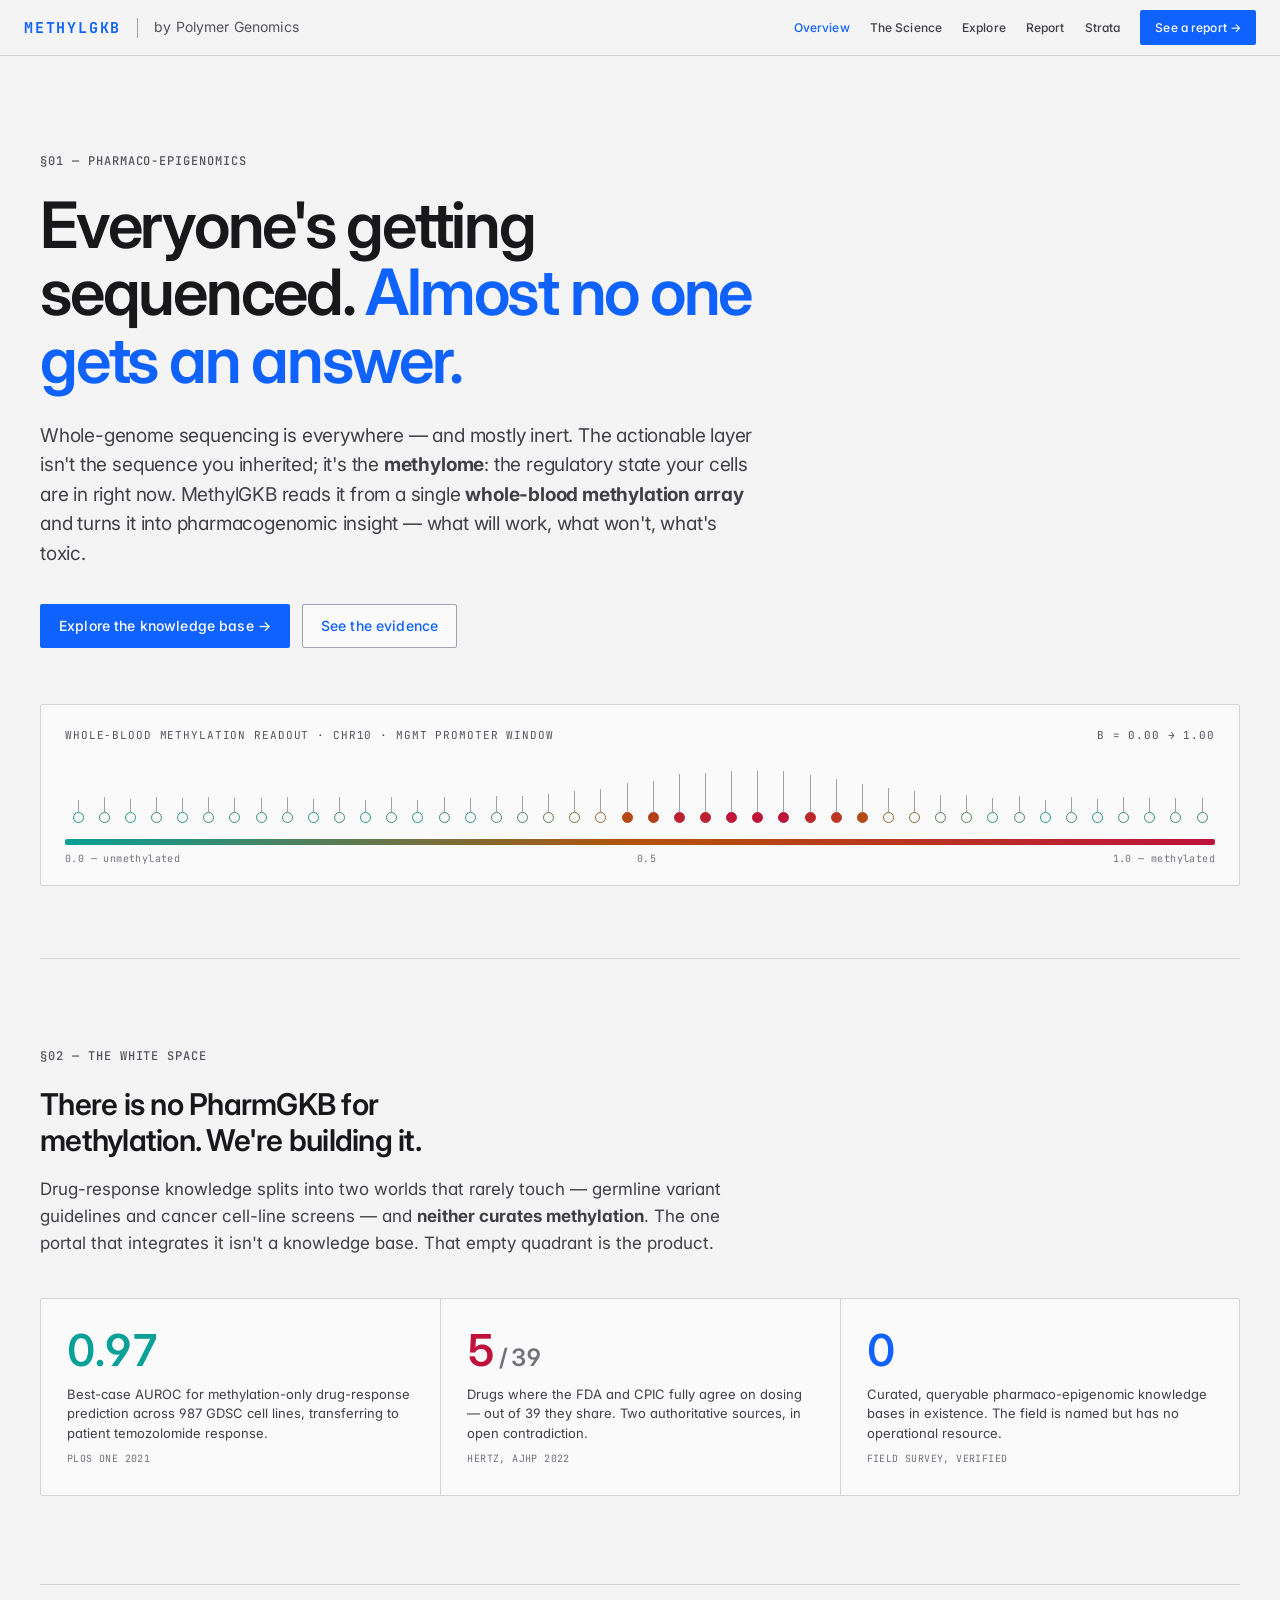
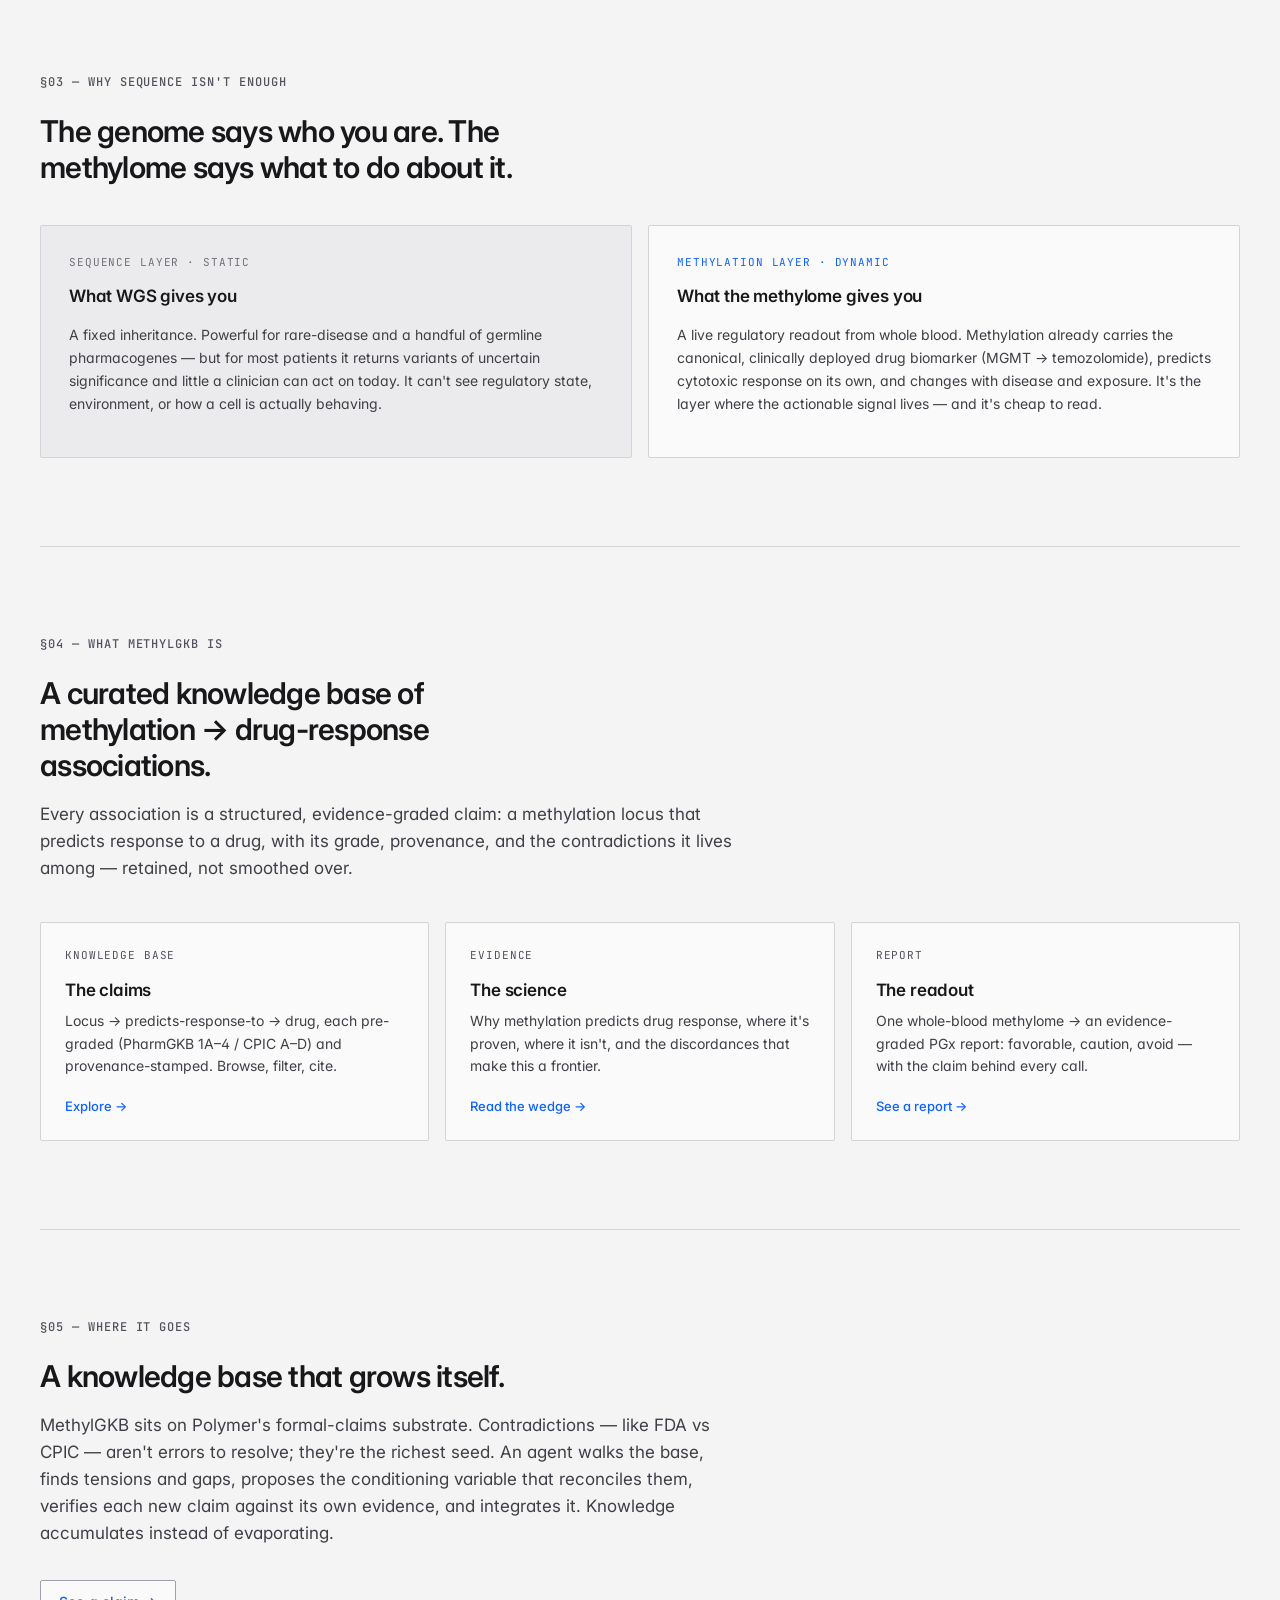
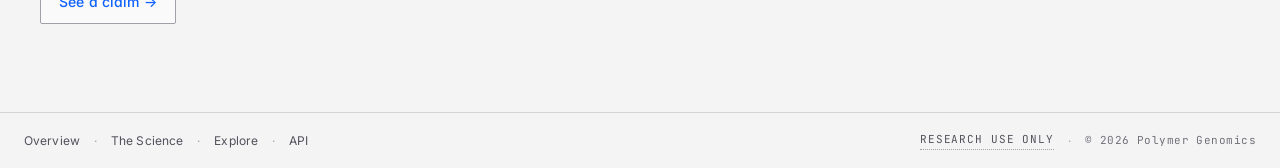
<file: site/index.html>
<!DOCTYPE html>
<html lang="en">
<head>
<meta charset="UTF-8" />
<meta name="viewport" content="width=device-width, initial-scale=1.0" />
<title>MethylGKB — pharmacogenomics for the methylome</title>
<meta name="description" content="MethylGKB reads the methylome from a single whole-blood array and turns it into pharmacogenomic insight — what will work, what won't, what's toxic. The PharmGKB for methylation." />
<link rel="preconnect" href="https://fonts.googleapis.com" />
<link rel="preconnect" href="https://fonts.gstatic.com" crossorigin />
<link href="https://fonts.googleapis.com/css2?family=Inter:wght@400;500;600;700&family=JetBrains+Mono:wght@400;500;700&display=swap" rel="stylesheet" />
<link rel="stylesheet" href="styles.css" />
</head>
<body>

<header class="site-head">
  <a class="brand" href="index.html">METHYLGKB</a>
  <span class="brand-divider"></span>
  <span class="brand-sub">by Polymer Genomics</span>
  <nav class="site-nav">
    <a class="nav-link is-active" href="index.html">Overview</a>
    <a class="nav-link" href="science.html">The Science</a>
    <a class="nav-link" href="explore.html">Explore</a>
    <a class="nav-link" href="report.html">Report</a>
    <a class="nav-link" href="strata.html">Strata</a>
    <a class="btn btn-primary btn-sm" href="report.html">See a report →</a>
  </nav>
</header>

<main>

  <!-- HERO -->
  <section class="wrap hero">
    <p class="section-marker">§01 — Pharmaco-epigenomics</p>
    <h1>Everyone's getting sequenced. <span class="em">Almost no one gets an answer.</span></h1>
    <p class="lede">
      Whole-genome sequencing is everywhere — and mostly inert. The actionable layer isn't the sequence you
      inherited; it's the <strong>methylome</strong>: the regulatory state your cells are in right now.
      MethylGKB reads it from a single <strong>whole-blood methylation array</strong> and turns it into
      pharmacogenomic insight — what will work, what won't, what's toxic.
    </p>
    <div class="hero-actions">
      <a class="btn btn-primary" href="explore.html">Explore the knowledge base →</a>
      <a class="btn btn-secondary" href="science.html">See the evidence</a>
    </div>

    <!-- Signature motif: a methylation (CpG / beta) track, rendered live -->
    <div class="beta-strip">
      <div class="beta-strip-head">
        <span class="beta-strip-title">Whole-blood methylation readout · chr10 · MGMT promoter window</span>
        <span class="beta-strip-title">β = 0.00 → 1.00</span>
      </div>
      <div class="beta-track" id="betaTrack" aria-hidden="true"></div>
      <div class="beta-scale"></div>
      <div class="beta-scale-labels">
        <span>0.0 — unmethylated</span>
        <span>0.5</span>
        <span>1.0 — methylated</span>
      </div>
    </div>
  </section>

  <!-- THE GAP / METRICS -->
  <section class="wrap section">
    <p class="section-marker">§02 — The white space</p>
    <h2 class="h2">There is no PharmGKB for methylation. We're building it.</h2>
    <p class="lead">
      Drug-response knowledge splits into two worlds that rarely touch — germline variant guidelines and
      cancer cell-line screens — and <strong>neither curates methylation</strong>. The one portal that
      integrates it isn't a knowledge base. That empty quadrant is the product.
    </p>
    <div class="metrics" style="margin-top:40px;">
      <div class="metric">
        <div class="val teal">0.97</div>
        <div class="label">Best-case AUROC for methylation-only drug-response prediction across 987 GDSC cell lines, transferring to patient temozolomide response.</div>
        <div class="src">PLOS ONE 2021</div>
      </div>
      <div class="metric">
        <div class="val rose">5<span class="muted" style="font-size:24px;"> / 39</span></div>
        <div class="label">Drugs where the FDA and CPIC fully agree on dosing — out of 39 they share. Two authoritative sources, in open contradiction.</div>
        <div class="src">Hertz, AJHP 2022</div>
      </div>
      <div class="metric">
        <div class="val blue">0</div>
        <div class="label">Curated, queryable pharmaco-epigenomic knowledge bases in existence. The field is named but has no operational resource.</div>
        <div class="src">Field survey, verified</div>
      </div>
    </div>
  </section>

  <!-- THE PROBLEM, FRAMED AS LAYERS -->
  <section class="wrap section">
    <p class="section-marker">§03 — Why sequence isn't enough</p>
    <h2 class="h2">The genome says who you are. The methylome says what to do about it.</h2>
    <div class="compare">
      <div class="panel muted-panel">
        <div class="tag dim">Sequence layer · static</div>
        <h3 class="h3">What WGS gives you</h3>
        <p class="body">
          A fixed inheritance. Powerful for rare-disease and a handful of germline pharmacogenes — but
          for most patients it returns variants of uncertain significance and little a clinician can act on
          today. It can't see regulatory state, environment, or how a cell is actually behaving.
        </p>
      </div>
      <div class="panel">
        <div class="tag live">Methylation layer · dynamic</div>
        <h3 class="h3">What the methylome gives you</h3>
        <p class="body">
          A live regulatory readout from whole blood. Methylation already carries the canonical, clinically
          deployed drug biomarker (MGMT → temozolomide), predicts cytotoxic response on its own, and changes
          with disease and exposure. It's the layer where the actionable signal lives — and it's cheap to read.
        </p>
      </div>
    </div>
  </section>

  <!-- WHAT'S INSIDE -->
  <section class="wrap section">
    <p class="section-marker">§04 — What MethylGKB is</p>
    <h2 class="h2">A curated knowledge base of methylation → drug-response associations.</h2>
    <p class="lead">
      Every association is a structured, evidence-graded claim: a methylation locus that predicts response
      to a drug, with its grade, provenance, and the contradictions it lives among — retained, not smoothed over.
    </p>
    <div class="cards">
      <a class="card" href="explore.html">
        <div class="kicker">Knowledge base</div>
        <h3 class="h3">The claims</h3>
        <p>Locus → predicts-response-to → drug, each pre-graded (PharmGKB 1A–4 / CPIC A–D) and provenance-stamped. Browse, filter, cite.</p>
        <span class="go">Explore →</span>
      </a>
      <a class="card" href="science.html">
        <div class="kicker">Evidence</div>
        <h3 class="h3">The science</h3>
        <p>Why methylation predicts drug response, where it's proven, where it isn't, and the discordances that make this a frontier.</p>
        <span class="go">Read the wedge →</span>
      </a>
      <a class="card" href="report.html">
        <div class="kicker">Report</div>
        <h3 class="h3">The readout</h3>
        <p>One whole-blood methylome → an evidence-graded PGx report: favorable, caution, avoid — with the claim behind every call.</p>
        <span class="go">See a report →</span>
      </a>
    </div>
  </section>

  <!-- THE LOOP / VISION TEASER -->
  <section class="wrap section">
    <p class="section-marker">§05 — Where it goes</p>
    <h2 class="h2">A knowledge base that grows itself.</h2>
    <p class="lead">
      MethylGKB sits on Polymer's formal-claims substrate. Contradictions — like FDA vs CPIC — aren't errors
      to resolve; they're the richest seed. An agent walks the base, finds tensions and gaps, proposes the
      conditioning variable that reconciles them, verifies each new claim against its own evidence, and
      integrates it. Knowledge accumulates instead of evaporating.
    </p>
    <div class="hero-actions" style="margin-top:32px;">
      <a class="btn btn-secondary" href="explore.html#api">See a claim →</a>
    </div>
  </section>

</main>

<footer class="site-foot">
  <div class="foot-links">
    <a href="index.html">Overview</a>
    <span class="foot-dot">·</span>
    <a href="science.html">The Science</a>
    <span class="foot-dot">·</span>
    <a href="explore.html">Explore</a>
    <span class="foot-dot">·</span>
    <a href="explore.html#api">API</a>
  </div>
  <div class="foot-meta">
    <a class="ruo" href="#" title="Not for clinical or diagnostic use. Prototype. Data provided as-is.">Research use only</a>
    <span class="foot-dot">·</span>
    <span class="copy">© 2026 Polymer Genomics</span>
  </div>
</footer>

<script src="app.js"></script>
</body>
</html>
</file>
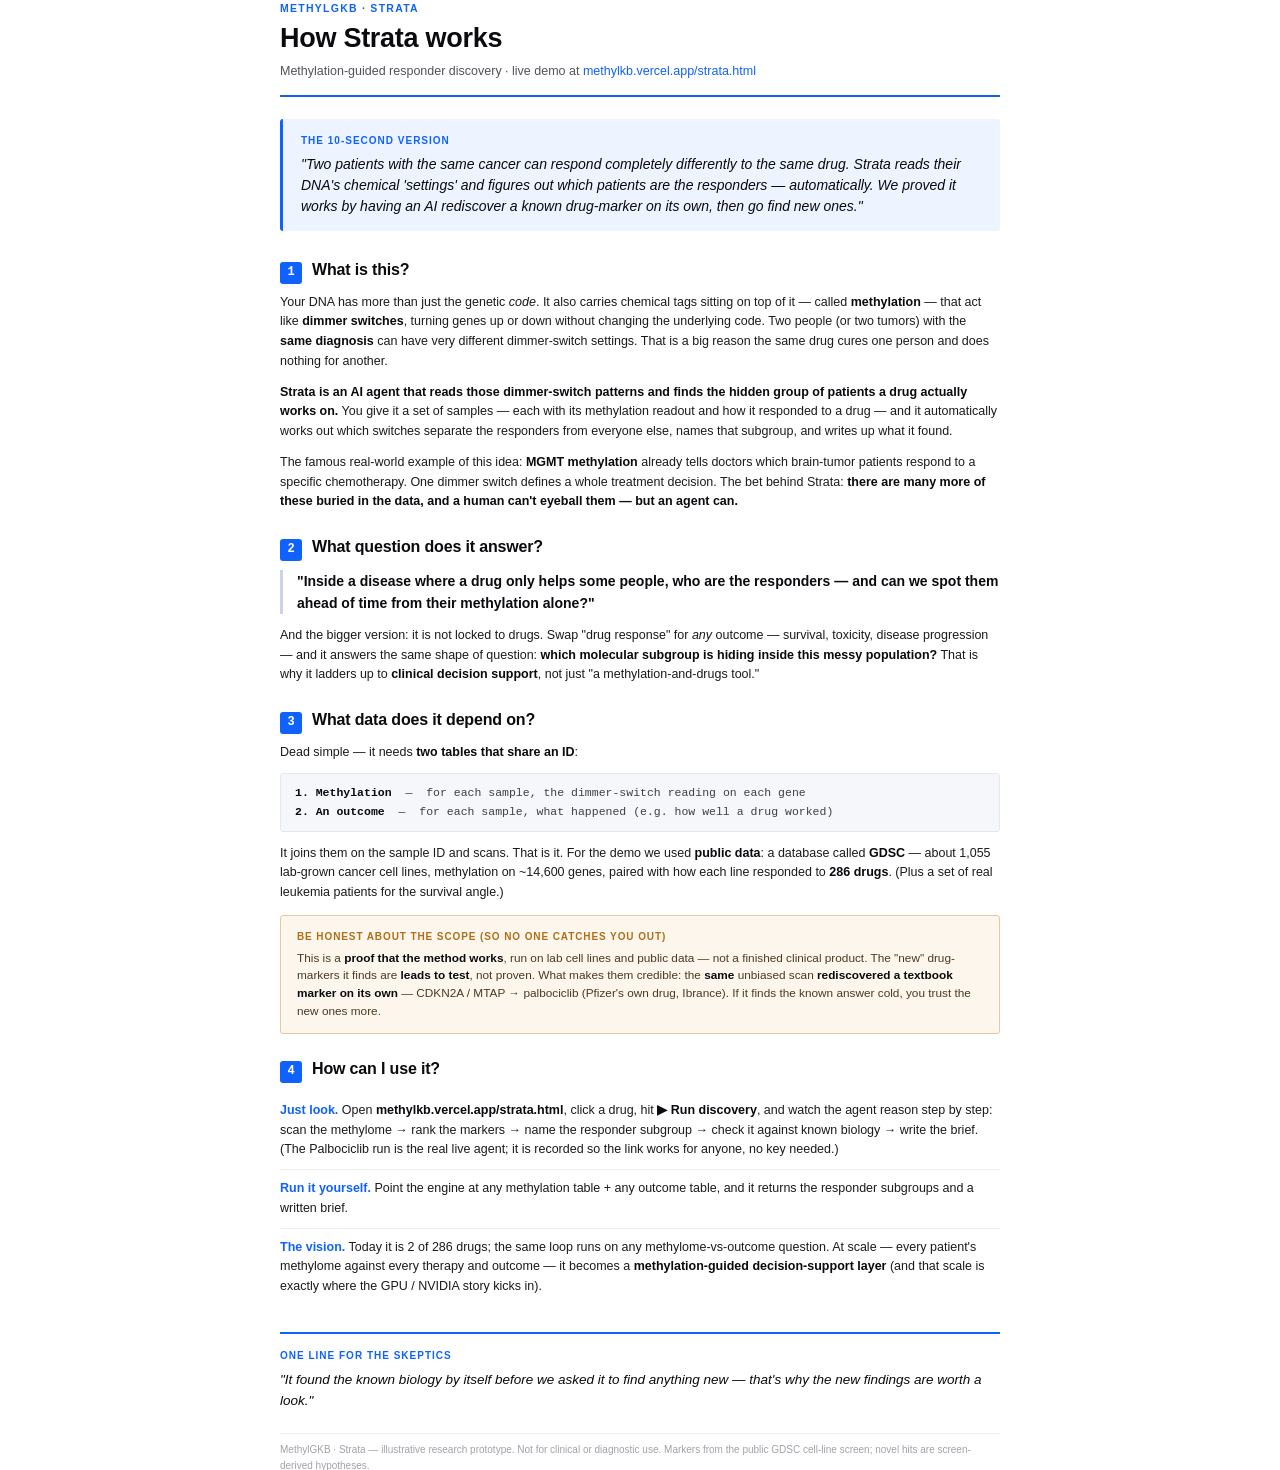
<file: docs/strata-explainer.html>
<!DOCTYPE html>
<html lang="en">
<head>
<meta charset="UTF-8" />
<title>Strata — How it works</title>
<style>
  @page { size: letter; margin: 16mm 15mm; }
  * { box-sizing: border-box; }
  html { -webkit-print-color-adjust: exact; print-color-adjust: exact; }
  body {
    font-family: -apple-system, BlinkMacSystemFont, "Segoe UI", Inter, Helvetica, Arial, sans-serif;
    color: #1a1a1f; font-size: 12.5px; line-height: 1.58; margin: 0;
  }
  .doc { max-width: 720px; margin: 0 auto; }
  .mono { font-family: "SF Mono", "JetBrains Mono", Menlo, Consolas, monospace; }

  header { border-bottom: 2px solid #0f62fe; padding-bottom: 14px; margin-bottom: 22px; }
  .kicker { font-size: 10.5px; letter-spacing: 0.12em; text-transform: uppercase; color: #0f62fe; font-weight: 700; margin: 0 0 6px; }
  h1 { font-size: 27px; line-height: 1.15; letter-spacing: -0.01em; margin: 0 0 8px; color: #0a0a0f; }
  .sub { font-size: 12.5px; color: #52525b; margin: 0; }
  .sub a { color: #0f62fe; text-decoration: none; }

  .tldr {
    background: #eef4ff; border-left: 3px solid #0f62fe; border-radius: 3px;
    padding: 14px 18px; margin: 0 0 26px;
  }
  .tldr .lbl { font-size: 10px; letter-spacing: 0.1em; text-transform: uppercase; color: #0f62fe; font-weight: 700; display: block; margin-bottom: 5px; }
  .tldr p { margin: 0; font-size: 14px; line-height: 1.5; color: #1a1a1f; }
  .tldr em { color: #0a0a0f; font-style: italic; }

  section { margin-bottom: 22px; }
  h2 { font-size: 16px; letter-spacing: -0.01em; margin: 0 0 9px; color: #0a0a0f; display: flex; align-items: baseline; gap: 10px; }
  h2 .n {
    font-family: "SF Mono", Menlo, monospace; font-size: 12px; color: #fff; background: #0f62fe;
    width: 22px; height: 22px; min-width: 22px; border-radius: 3px; display: inline-flex;
    align-items: center; justify-content: center; font-weight: 700;
  }
  p { margin: 0 0 11px; }
  strong { color: #0a0a0f; }
  .lead-q { font-size: 14px; color: #0a0a0f; font-weight: 600; border-left: 3px solid #c9d4e8; padding-left: 14px; margin: 4px 0 12px; }

  .loop {
    font-family: "SF Mono", Menlo, monospace; font-size: 11.5px; color: #3f3f46;
    background: #f5f7fb; border: 1px solid #e2e8f3; border-radius: 3px;
    padding: 10px 14px; margin: 6px 0 12px;
  }
  .loop .arr { color: #0f62fe; }

  .box {
    border: 1px solid #e7c8a0; background: #fdf6ec; border-radius: 3px;
    padding: 13px 16px; margin: 12px 0;
  }
  .box .lbl { font-size: 10px; letter-spacing: 0.09em; text-transform: uppercase; color: #b06f17; font-weight: 700; display: block; margin-bottom: 5px; }
  .box p { margin: 0; font-size: 11.8px; line-height: 1.5; color: #4a3a22; }

  ul.levels { list-style: none; padding: 0; margin: 6px 0 0; }
  ul.levels li { padding: 9px 0 9px 0; border-top: 1px solid #ececf0; }
  ul.levels li:first-child { border-top: none; }
  ul.levels .tag { font-weight: 700; color: #0f62fe; }

  .punch {
    margin-top: 26px; border-top: 2px solid #0f62fe; padding-top: 14px;
    font-size: 13.5px; color: #0a0a0f;
  }
  .punch .lbl { font-size: 10px; letter-spacing: 0.1em; text-transform: uppercase; color: #0f62fe; font-weight: 700; display: block; margin-bottom: 5px; }
  .punch em { font-style: italic; }

  footer { margin-top: 22px; font-size: 10px; color: #a1a1aa; border-top: 1px solid #ececf0; padding-top: 8px; }
  section, .tldr, .box, .punch { page-break-inside: avoid; }
</style>
</head>
<body>
<div class="doc">

  <header>
    <p class="kicker">MethylGKB · Strata</p>
    <h1>How Strata works</h1>
    <p class="sub">Methylation-guided responder discovery · live demo at <a href="https://methylkb.vercel.app/strata.html">methylkb.vercel.app/strata.html</a></p>
  </header>

  <div class="tldr">
    <span class="lbl">The 10-second version</span>
    <p><em>"Two patients with the same cancer can respond completely differently to the same drug. Strata reads their DNA's chemical 'settings' and figures out which patients are the responders — automatically. We proved it works by having an AI rediscover a known drug-marker on its own, then go find new ones."</em></p>
  </div>

  <section>
    <h2><span class="n">1</span> What is this?</h2>
    <p>Your DNA has more than just the genetic <em>code</em>. It also carries chemical tags sitting on top of it — called <strong>methylation</strong> — that act like <strong>dimmer switches</strong>, turning genes up or down without changing the underlying code. Two people (or two tumors) with the <strong>same diagnosis</strong> can have very different dimmer-switch settings. That is a big reason the same drug cures one person and does nothing for another.</p>
    <p><strong>Strata is an AI agent that reads those dimmer-switch patterns and finds the hidden group of patients a drug actually works on.</strong> You give it a set of samples — each with its methylation readout and how it responded to a drug — and it automatically works out which switches separate the responders from everyone else, names that subgroup, and writes up what it found.</p>
    <p>The famous real-world example of this idea: <strong>MGMT methylation</strong> already tells doctors which brain-tumor patients respond to a specific chemotherapy. One dimmer switch defines a whole treatment decision. The bet behind Strata: <strong>there are many more of these buried in the data, and a human can't eyeball them — but an agent can.</strong></p>
  </section>

  <section>
    <h2><span class="n">2</span> What question does it answer?</h2>
    <p class="lead-q">"Inside a disease where a drug only helps some people, who are the responders — and can we spot them ahead of time from their methylation alone?"</p>
    <p>And the bigger version: it is not locked to drugs. Swap "drug response" for <em>any</em> outcome — survival, toxicity, disease progression — and it answers the same shape of question: <strong>which molecular subgroup is hiding inside this messy population?</strong> That is why it ladders up to <strong>clinical decision support</strong>, not just "a methylation-and-drugs tool."</p>
  </section>

  <section>
    <h2><span class="n">3</span> What data does it depend on?</h2>
    <p>Dead simple — it needs <strong>two tables that share an ID</strong>:</p>
    <div class="loop">
      <strong>1. Methylation</strong> &nbsp;—&nbsp; for each sample, the dimmer-switch reading on each gene<br/>
      <strong>2. An outcome</strong> &nbsp;—&nbsp; for each sample, what happened (e.g. how well a drug worked)
    </div>
    <p>It joins them on the sample ID and scans. That is it. For the demo we used <strong>public data</strong>: a database called <strong>GDSC</strong> — about 1,055 lab-grown cancer cell lines, methylation on ~14,600 genes, paired with how each line responded to <strong>286 drugs</strong>. (Plus a set of real leukemia patients for the survival angle.)</p>
    <div class="box">
      <span class="lbl">Be honest about the scope (so no one catches you out)</span>
      <p>This is a <strong>proof that the method works</strong>, run on lab cell lines and public data — not a finished clinical product. The "new" drug-markers it finds are <strong>leads to test</strong>, not proven. What makes them credible: the <strong>same</strong> unbiased scan <strong>rediscovered a textbook marker on its own</strong> — CDKN2A / MTAP → palbociclib (Pfizer's own drug, Ibrance). If it finds the known answer cold, you trust the new ones more.</p>
    </div>
  </section>

  <section>
    <h2><span class="n">4</span> How can I use it?</h2>
    <ul class="levels">
      <li><span class="tag">Just look.</span> Open <strong>methylkb.vercel.app/strata.html</strong>, click a drug, hit <strong>▶ Run discovery</strong>, and watch the agent reason step by step: scan the methylome <span class="arr">→</span> rank the markers <span class="arr">→</span> name the responder subgroup <span class="arr">→</span> check it against known biology <span class="arr">→</span> write the brief. (The Palbociclib run is the real live agent; it is recorded so the link works for anyone, no key needed.)</li>
      <li><span class="tag">Run it yourself.</span> Point the engine at any methylation table + any outcome table, and it returns the responder subgroups and a written brief.</li>
      <li><span class="tag">The vision.</span> Today it is 2 of 286 drugs; the same loop runs on any methylome-vs-outcome question. At scale — every patient's methylome against every therapy and outcome — it becomes a <strong>methylation-guided decision-support layer</strong> (and that scale is exactly where the GPU / NVIDIA story kicks in).</li>
    </ul>
  </section>

  <div class="punch">
    <span class="lbl">One line for the skeptics</span>
    <em>"It found the known biology by itself before we asked it to find anything new — that's why the new findings are worth a look."</em>
  </div>

  <footer>
    MethylGKB · Strata — illustrative research prototype. Not for clinical or diagnostic use. Markers from the public GDSC cell-line screen; novel hits are screen-derived hypotheses.
  </footer>

</div>
</body>
</html>
</file>
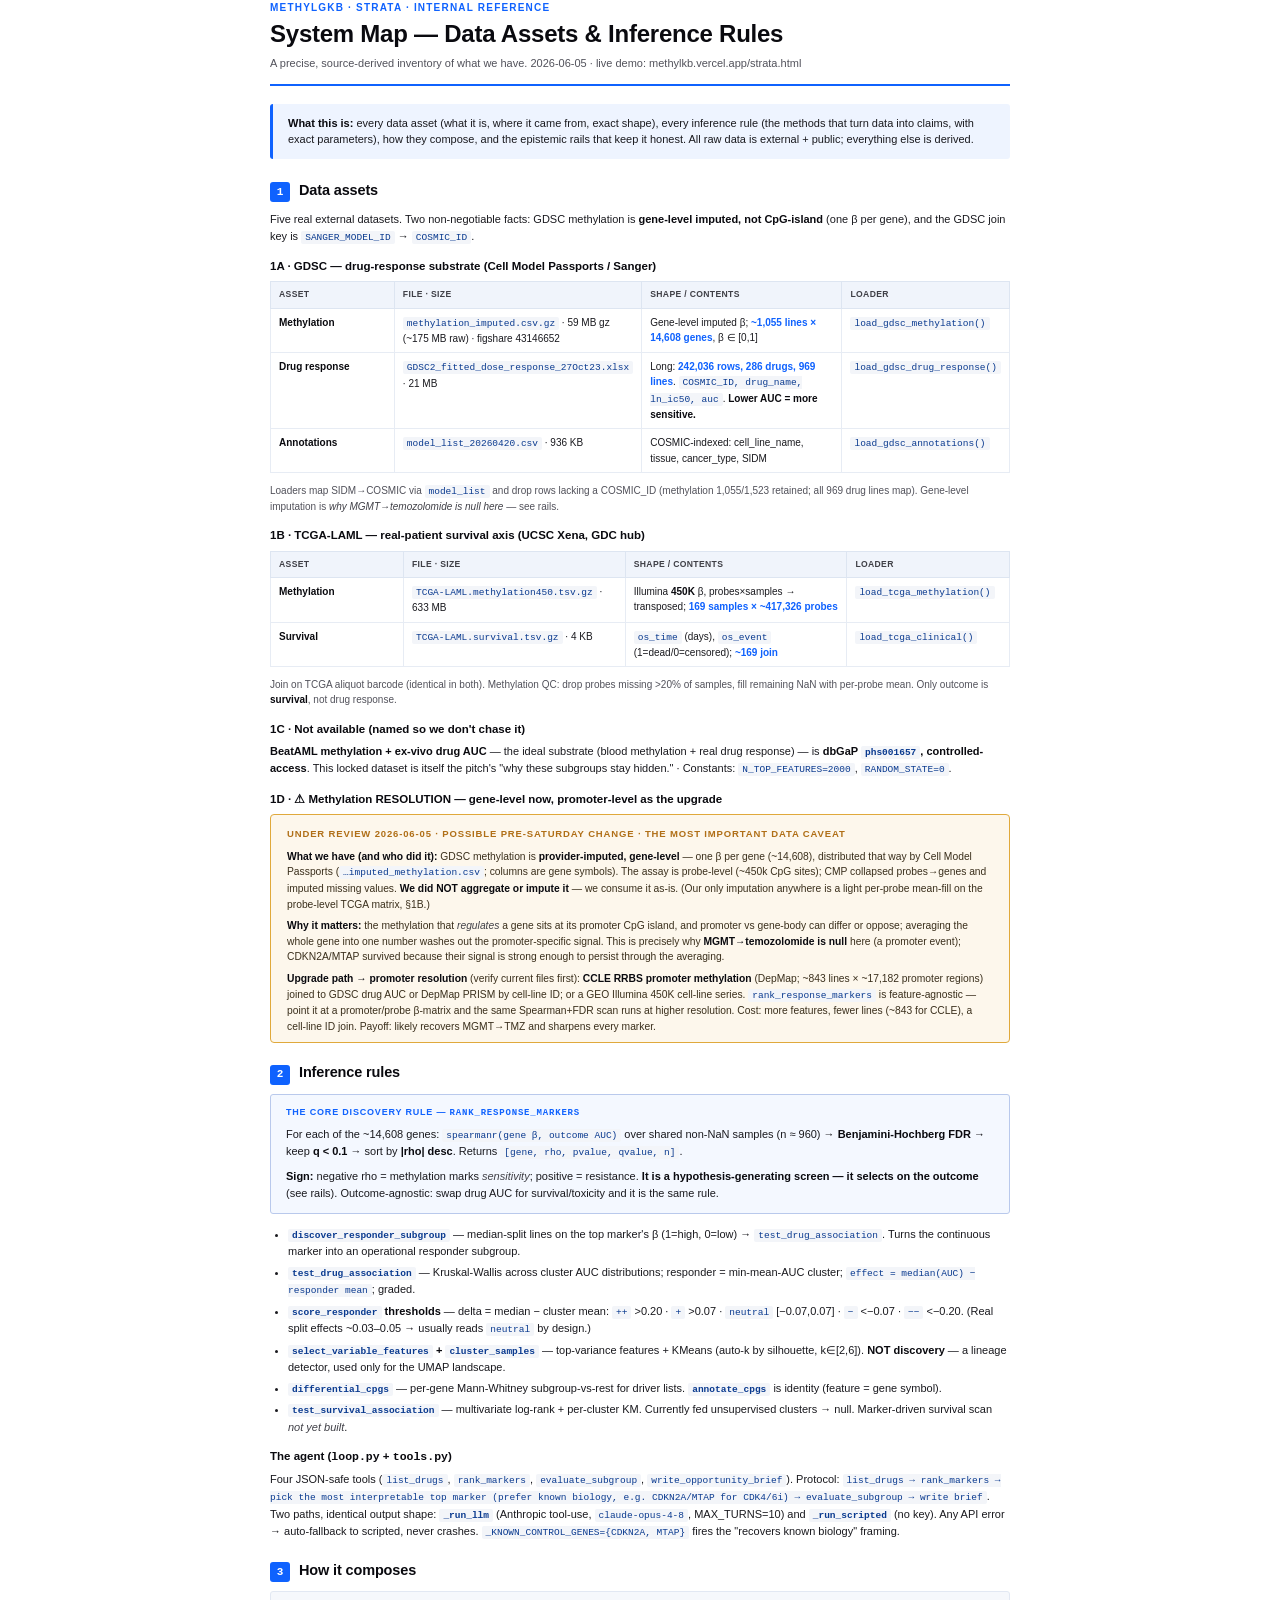
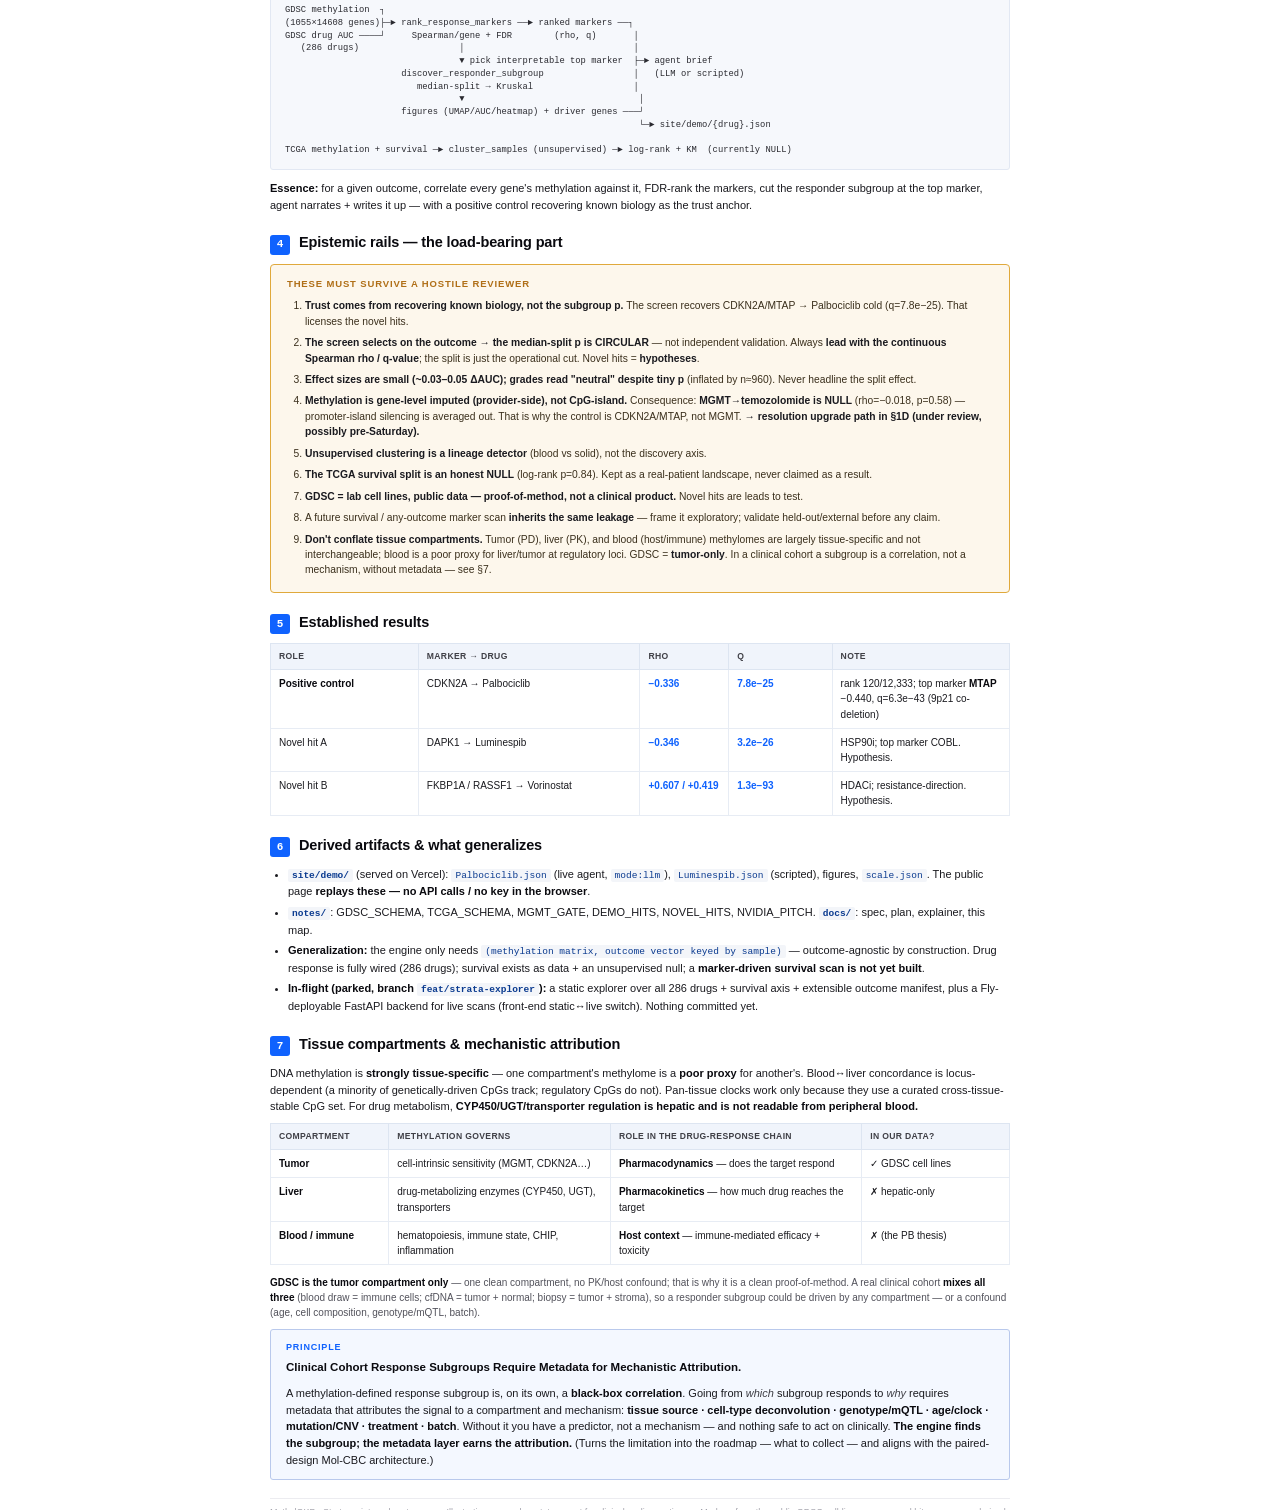
<file: docs/strata-system-map.html>
<!DOCTYPE html>
<html lang="en">
<head>
<meta charset="UTF-8" />
<title>Strata — System Map</title>
<style>
  @page { size: letter; margin: 15mm 14mm; }
  * { box-sizing: border-box; }
  html { -webkit-print-color-adjust: exact; print-color-adjust: exact; }
  body {
    font-family: -apple-system, BlinkMacSystemFont, "Segoe UI", Inter, Helvetica, Arial, sans-serif;
    color: #1a1a1f; font-size: 11px; line-height: 1.52; margin: 0;
  }
  .doc { max-width: 740px; margin: 0 auto; }
  .mono { font-family: "SF Mono", "JetBrains Mono", Menlo, Consolas, monospace; }

  header { border-bottom: 2px solid #0f62fe; padding-bottom: 12px; margin-bottom: 18px; }
  .kicker { font-size: 10px; letter-spacing: 0.12em; text-transform: uppercase; color: #0f62fe; font-weight: 700; margin: 0 0 5px; }
  h1 { font-size: 24px; line-height: 1.15; letter-spacing: -0.01em; margin: 0 0 7px; color: #0a0a0f; }
  .sub { font-size: 11px; color: #52525b; margin: 0; }

  .intro {
    background: #eef4ff; border-left: 3px solid #0f62fe; border-radius: 3px;
    padding: 11px 15px; margin: 0 0 20px; font-size: 11px; line-height: 1.5;
  }
  .intro strong { color: #0a0a0f; }

  section { margin-bottom: 18px; }
  h2 { font-size: 14.5px; letter-spacing: -0.01em; margin: 0 0 9px; color: #0a0a0f; display: flex; align-items: baseline; gap: 9px; }
  h2 .n {
    font-family: "SF Mono", Menlo, monospace; font-size: 11px; color: #fff; background: #0f62fe;
    width: 20px; height: 20px; min-width: 20px; border-radius: 3px; display: inline-flex;
    align-items: center; justify-content: center; font-weight: 700;
  }
  h3 { font-size: 11.5px; margin: 13px 0 5px; color: #0a0a0f; }
  p { margin: 0 0 8px; }
  strong { color: #0a0a0f; }
  em { color: #3f3f46; }

  table { width: 100%; border-collapse: collapse; margin: 6px 0 10px; font-size: 10px; }
  th { text-align: left; background: #f0f4fb; color: #3f3f46; font-weight: 700; padding: 6px 8px; border: 1px solid #dde5f1;
       text-transform: uppercase; letter-spacing: 0.04em; font-size: 8.6px; }
  td { padding: 6px 8px; border: 1px solid #e7ecf4; vertical-align: top; }
  td code, p code, li code { font-family: "SF Mono", Menlo, monospace; font-size: 9.5px; background: #f3f5f9; padding: 1px 4px; border-radius: 2px; color: #0a3a8f; }
  .num { color: #0f62fe; font-weight: 600; font-variant-numeric: tabular-nums; }

  pre.flow {
    font-family: "SF Mono", Menlo, monospace; font-size: 8.8px; line-height: 1.45; color: #2a2a30;
    background: #f6f8fc; border: 1px solid #e2e8f3; border-radius: 3px; padding: 12px 14px;
    margin: 6px 0 10px; white-space: pre; overflow: visible;
  }

  .corebox { border: 1px solid #b9c9ec; background: #f4f8ff; border-radius: 3px; padding: 11px 15px; margin: 8px 0 12px; }
  .corebox .lbl { font-size: 9px; letter-spacing: 0.09em; text-transform: uppercase; color: #0f62fe; font-weight: 700; display: block; margin-bottom: 5px; }
  .corebox p:last-child { margin-bottom: 0; }

  .rails { border: 1.5px solid #e0a93c; background: #fdf7ec; border-radius: 4px; padding: 12px 16px 8px; margin: 6px 0 4px; }
  .rails .lbl { font-size: 9.5px; letter-spacing: 0.09em; text-transform: uppercase; color: #b06f17; font-weight: 700; display: block; margin-bottom: 7px; }
  ol.rails-list { margin: 0; padding-left: 18px; }
  ol.rails-list li { margin-bottom: 6px; font-size: 10.3px; line-height: 1.5; color: #3a2f1c; }
  ol.rails-list li strong { color: #1a1a1f; }

  ul.tight { margin: 4px 0 8px; padding-left: 18px; }
  ul.tight li { margin-bottom: 4px; }

  footer { margin-top: 16px; font-size: 9px; color: #a1a1aa; border-top: 1px solid #ececf0; padding-top: 7px; }
  h2, table, .corebox, .rails, pre.flow, .intro { page-break-inside: avoid; }
</style>
</head>
<body>
<div class="doc">

  <header>
    <p class="kicker">MethylGKB · Strata · internal reference</p>
    <h1>System Map — Data Assets &amp; Inference Rules</h1>
    <p class="sub">A precise, source-derived inventory of what we have. 2026-06-05 · live demo: methylkb.vercel.app/strata.html</p>
  </header>

  <div class="intro">
    <strong>What this is:</strong> every data asset (what it is, where it came from, exact shape), every inference rule (the methods that turn data into claims, with exact parameters), how they compose, and the epistemic rails that keep it honest. All raw data is external + public; everything else is derived.
  </div>

  <section>
    <h2><span class="n">1</span> Data assets</h2>
    <p>Five real external datasets. Two non-negotiable facts: GDSC methylation is <strong>gene-level imputed, not CpG-island</strong> (one &beta; per gene), and the GDSC join key is <code>SANGER_MODEL_ID</code> &rarr; <code>COSMIC_ID</code>.</p>

    <h3>1A · GDSC — drug-response substrate (Cell Model Passports / Sanger)</h3>
    <table>
      <thead><tr><th style="width:18%">Asset</th><th style="width:30%">File · size</th><th style="width:30%">Shape / contents</th><th style="width:22%">Loader</th></tr></thead>
      <tbody>
        <tr><td><strong>Methylation</strong></td><td><code>methylation_imputed.csv.gz</code> · 59 MB gz (~175 MB raw) · figshare 43146652</td><td>Gene-level imputed &beta;; <span class="num">~1,055 lines × 14,608 genes</span>, &beta; &isin; [0,1]</td><td><code>load_gdsc_methylation()</code></td></tr>
        <tr><td><strong>Drug response</strong></td><td><code>GDSC2_fitted_dose_response_27Oct23.xlsx</code> · 21 MB</td><td>Long: <span class="num">242,036 rows, 286 drugs, 969 lines</span>. <code>COSMIC_ID, drug_name, ln_ic50, auc</code>. <strong>Lower AUC = more sensitive.</strong></td><td><code>load_gdsc_drug_response()</code></td></tr>
        <tr><td><strong>Annotations</strong></td><td><code>model_list_20260420.csv</code> · 936 KB</td><td>COSMIC-indexed: cell_line_name, tissue, cancer_type, SIDM</td><td><code>load_gdsc_annotations()</code></td></tr>
      </tbody>
    </table>
    <p style="font-size:10px;color:#52525b;">Loaders map SIDM&rarr;COSMIC via <code>model_list</code> and drop rows lacking a COSMIC_ID (methylation 1,055/1,523 retained; all 969 drug lines map). Gene-level imputation is <em>why MGMT&rarr;temozolomide is null here</em> — see rails.</p>

    <h3>1B · TCGA-LAML — real-patient survival axis (UCSC Xena, GDC hub)</h3>
    <table>
      <thead><tr><th style="width:18%">Asset</th><th style="width:30%">File · size</th><th style="width:30%">Shape / contents</th><th style="width:22%">Loader</th></tr></thead>
      <tbody>
        <tr><td><strong>Methylation</strong></td><td><code>TCGA-LAML.methylation450.tsv.gz</code> · 633 MB</td><td>Illumina <strong>450K</strong> &beta;, probes&times;samples &rarr; transposed; <span class="num">169 samples × ~417,326 probes</span></td><td><code>load_tcga_methylation()</code></td></tr>
        <tr><td><strong>Survival</strong></td><td><code>TCGA-LAML.survival.tsv.gz</code> · 4 KB</td><td><code>os_time</code> (days), <code>os_event</code> (1=dead/0=censored); <span class="num">~169 join</span></td><td><code>load_tcga_clinical()</code></td></tr>
      </tbody>
    </table>
    <p style="font-size:10px;color:#52525b;">Join on TCGA aliquot barcode (identical in both). Methylation QC: drop probes missing &gt;20% of samples, fill remaining NaN with per-probe mean. Only outcome is <strong>survival</strong>, not drug response.</p>

    <h3>1C · Not available (named so we don't chase it)</h3>
    <p><strong>BeatAML methylation + ex-vivo drug AUC</strong> — the ideal substrate (blood methylation + real drug response) — is <strong>dbGaP <code>phs001657</code>, controlled-access</strong>. This locked dataset is itself the pitch's "why these subgroups stay hidden." · Constants: <code>N_TOP_FEATURES=2000</code>, <code>RANDOM_STATE=0</code>.</p>

    <h3>1D · &#9888; Methylation RESOLUTION — gene-level now, promoter-level as the upgrade</h3>
    <div class="rails">
      <span class="lbl">Under review 2026-06-05 · possible pre-Saturday change · the most important data caveat</span>
      <p style="font-size:10.3px;color:#3a2f1c;margin-bottom:6px;"><strong>What we have (and who did it):</strong> GDSC methylation is <strong>provider-imputed, gene-level</strong> — one &beta; per gene (~14,608), distributed that way by Cell Model Passports (<code>…imputed_methylation.csv</code>; columns are gene symbols). The assay is probe-level (~450k CpG sites); CMP collapsed probes&rarr;genes and imputed missing values. <strong>We did NOT aggregate or impute it</strong> — we consume it as-is. (Our only imputation anywhere is a light per-probe mean-fill on the probe-level TCGA matrix, §1B.)</p>
      <p style="font-size:10.3px;color:#3a2f1c;margin-bottom:6px;"><strong>Why it matters:</strong> the methylation that <em>regulates</em> a gene sits at its promoter CpG island, and promoter vs gene-body can differ or oppose; averaging the whole gene into one number washes out the promoter-specific signal. This is precisely why <strong>MGMT&rarr;temozolomide is null</strong> here (a promoter event); CDKN2A/MTAP survived because their signal is strong enough to persist through the averaging.</p>
      <p style="font-size:10.3px;color:#3a2f1c;margin-bottom:0;"><strong>Upgrade path &rarr; promoter resolution</strong> (verify current files first): <strong>CCLE RRBS promoter methylation</strong> (DepMap; ~843 lines × ~17,182 promoter regions) joined to GDSC drug AUC or DepMap PRISM by cell-line ID; or a GEO Illumina 450K cell-line series. <code>rank_response_markers</code> is feature-agnostic — point it at a promoter/probe &beta;-matrix and the same Spearman+FDR scan runs at higher resolution. Cost: more features, fewer lines (~843 for CCLE), a cell-line ID join. Payoff: likely recovers MGMT&rarr;TMZ and sharpens every marker.</p>
    </div>
  </section>

  <section>
    <h2><span class="n">2</span> Inference rules</h2>
    <div class="corebox">
      <span class="lbl">THE core discovery rule — <code>rank_response_markers</code></span>
      <p>For each of the ~14,608 genes: <code>spearmanr(gene &beta;, outcome AUC)</code> over shared non-NaN samples (n &asymp; 960) &rarr; <strong>Benjamini-Hochberg FDR</strong> &rarr; keep <strong>q &lt; 0.1</strong> &rarr; sort by <strong>|rho| desc</strong>. Returns <code>[gene, rho, pvalue, qvalue, n]</code>.</p>
      <p><strong>Sign:</strong> negative rho = methylation marks <em>sensitivity</em>; positive = resistance. <strong>It is a hypothesis-generating screen — it selects on the outcome</strong> (see rails). Outcome-agnostic: swap drug AUC for survival/toxicity and it is the same rule.</p>
    </div>
    <ul class="tight">
      <li><strong><code>discover_responder_subgroup</code></strong> — median-split lines on the top marker's &beta; (1=high, 0=low) &rarr; <code>test_drug_association</code>. Turns the continuous marker into an operational responder subgroup.</li>
      <li><strong><code>test_drug_association</code></strong> — Kruskal-Wallis across cluster AUC distributions; responder = min-mean-AUC cluster; <code>effect = median(AUC) − responder mean</code>; graded.</li>
      <li><strong><code>score_responder</code> thresholds</strong> — delta = median − cluster mean: <code>++</code> &gt;0.20 · <code>+</code> &gt;0.07 · <code>neutral</code> [−0.07,0.07] · <code>−</code> &lt;−0.07 · <code>−−</code> &lt;−0.20. (Real split effects ~0.03–0.05 &rarr; usually reads <code>neutral</code> by design.)</li>
      <li><strong><code>select_variable_features</code> + <code>cluster_samples</code></strong> — top-variance features + KMeans (auto-k by silhouette, k&isin;[2,6]). <strong>NOT discovery</strong> — a lineage detector, used only for the UMAP landscape.</li>
      <li><strong><code>differential_cpgs</code></strong> — per-gene Mann-Whitney subgroup-vs-rest for driver lists. <strong><code>annotate_cpgs</code></strong> is identity (feature = gene symbol).</li>
      <li><strong><code>test_survival_association</code></strong> — multivariate log-rank + per-cluster KM. Currently fed unsupervised clusters &rarr; null. Marker-driven survival scan <em>not yet built</em>.</li>
    </ul>
    <h3>The agent (<code>loop.py</code> + <code>tools.py</code>)</h3>
    <p>Four JSON-safe tools (<code>list_drugs</code>, <code>rank_markers</code>, <code>evaluate_subgroup</code>, <code>write_opportunity_brief</code>). Protocol: <code>list_drugs &rarr; rank_markers &rarr; pick the most interpretable top marker (prefer known biology, e.g. CDKN2A/MTAP for CDK4/6i) &rarr; evaluate_subgroup &rarr; write brief</code>. Two paths, identical output shape: <strong><code>_run_llm</code></strong> (Anthropic tool-use, <code>claude-opus-4-8</code>, MAX_TURNS=10) and <strong><code>_run_scripted</code></strong> (no key). Any API error &rarr; auto-fallback to scripted, never crashes. <code>_KNOWN_CONTROL_GENES={CDKN2A, MTAP}</code> fires the "recovers known biology" framing.</p>
  </section>

  <section>
    <h2><span class="n">3</span> How it composes</h2>
<pre class="flow">GDSC methylation  ┐
(1055×14608 genes)├─► rank_response_markers ──► ranked markers ──┐
GDSC drug AUC ────┘     Spearman/gene + FDR        (rho, q)       │
   (286 drugs)                   │                                │
                                 ▼ pick interpretable top marker  ├─► agent brief
                      discover_responder_subgroup                 │   (LLM or scripted)
                         median-split → Kruskal                   │
                                 ▼                                 │
                      figures (UMAP/AUC/heatmap) + driver genes ───┘
                                                                   └─► site/demo/{drug}.json

TCGA methylation + survival ─► cluster_samples (unsupervised) ─► log-rank + KM  (currently NULL)</pre>
    <p><strong>Essence:</strong> for a given outcome, correlate every gene's methylation against it, FDR-rank the markers, cut the responder subgroup at the top marker, agent narrates + writes it up — with a positive control recovering known biology as the trust anchor.</p>
  </section>

  <section>
    <h2><span class="n">4</span> Epistemic rails — the load-bearing part</h2>
    <div class="rails">
      <span class="lbl">These must survive a hostile reviewer</span>
      <ol class="rails-list">
        <li><strong>Trust comes from recovering known biology, not the subgroup p.</strong> The screen recovers CDKN2A/MTAP &rarr; Palbociclib cold (q=7.8e−25). That licenses the novel hits.</li>
        <li><strong>The screen selects on the outcome &rarr; the median-split p is CIRCULAR</strong> — not independent validation. Always <strong>lead with the continuous Spearman rho / q-value</strong>; the split is just the operational cut. Novel hits = <strong>hypotheses</strong>.</li>
        <li><strong>Effect sizes are small (~0.03–0.05 &Delta;AUC); grades read "neutral" despite tiny p</strong> (inflated by n&asymp;960). Never headline the split effect.</li>
        <li><strong>Methylation is gene-level imputed (provider-side), not CpG-island.</strong> Consequence: <strong>MGMT&rarr;temozolomide is NULL</strong> (rho=−0.018, p=0.58) — promoter-island silencing is averaged out. That is why the control is CDKN2A/MTAP, not MGMT. <strong>&rarr; resolution upgrade path in §1D (under review, possibly pre-Saturday).</strong></li>
        <li><strong>Unsupervised clustering is a lineage detector</strong> (blood vs solid), not the discovery axis.</li>
        <li><strong>The TCGA survival split is an honest NULL</strong> (log-rank p=0.84). Kept as a real-patient landscape, never claimed as a result.</li>
        <li><strong>GDSC = lab cell lines, public data — proof-of-method, not a clinical product.</strong> Novel hits are leads to test.</li>
        <li>A future survival / any-outcome marker scan <strong>inherits the same leakage</strong> — frame it exploratory; validate held-out/external before any claim.</li>
        <li><strong>Don't conflate tissue compartments.</strong> Tumor (PD), liver (PK), and blood (host/immune) methylomes are largely tissue-specific and not interchangeable; blood is a poor proxy for liver/tumor at regulatory loci. GDSC = <strong>tumor-only</strong>. In a clinical cohort a subgroup is a correlation, not a mechanism, without metadata — see §7.</li>
      </ol>
    </div>
  </section>

  <section>
    <h2><span class="n">5</span> Established results</h2>
    <table>
      <thead><tr><th style="width:20%">Role</th><th style="width:30%">Marker &rarr; Drug</th><th style="width:12%">rho</th><th style="width:14%">q</th><th style="width:24%">Note</th></tr></thead>
      <tbody>
        <tr><td><strong>Positive control</strong></td><td>CDKN2A &rarr; Palbociclib</td><td class="num">−0.336</td><td class="num">7.8e−25</td><td>rank 120/12,333; top marker <strong>MTAP</strong> −0.440, q=6.3e−43 (9p21 co-deletion)</td></tr>
        <tr><td>Novel hit A</td><td>DAPK1 &rarr; Luminespib</td><td class="num">−0.346</td><td class="num">3.2e−26</td><td>HSP90i; top marker COBL. Hypothesis.</td></tr>
        <tr><td>Novel hit B</td><td>FKBP1A / RASSF1 &rarr; Vorinostat</td><td class="num">+0.607 / +0.419</td><td class="num">1.3e−93</td><td>HDACi; resistance-direction. Hypothesis.</td></tr>
      </tbody>
    </table>
  </section>

  <section>
    <h2><span class="n">6</span> Derived artifacts &amp; what generalizes</h2>
    <ul class="tight">
      <li><strong><code>site/demo/</code></strong> (served on Vercel): <code>Palbociclib.json</code> (live agent, <code>mode:llm</code>), <code>Luminespib.json</code> (scripted), figures, <code>scale.json</code>. The public page <strong>replays these — no API calls / no key in the browser</strong>.</li>
      <li><strong><code>notes/</code></strong>: GDSC_SCHEMA, TCGA_SCHEMA, MGMT_GATE, DEMO_HITS, NOVEL_HITS, NVIDIA_PITCH. <strong><code>docs/</code></strong>: spec, plan, explainer, this map.</li>
      <li><strong>Generalization:</strong> the engine only needs <code>(methylation matrix, outcome vector keyed by sample)</code> — outcome-agnostic by construction. Drug response is fully wired (286 drugs); survival exists as data + an unsupervised null; a <strong>marker-driven survival scan is not yet built</strong>.</li>
      <li><strong>In-flight (parked, branch <code>feat/strata-explorer</code>):</strong> a static explorer over all 286 drugs + survival axis + extensible outcome manifest, plus a Fly-deployable FastAPI backend for live scans (front-end static&harr;live switch). Nothing committed yet.</li>
    </ul>
  </section>

  <section>
    <h2><span class="n">7</span> Tissue compartments &amp; mechanistic attribution</h2>
    <p>DNA methylation is <strong>strongly tissue-specific</strong> — one compartment's methylome is a <strong>poor proxy</strong> for another's. Blood&harr;liver concordance is locus-dependent (a minority of genetically-driven CpGs track; regulatory CpGs do not). Pan-tissue clocks work only because they use a curated cross-tissue-stable CpG set. For drug metabolism, <strong>CYP450/UGT/transporter regulation is hepatic and is not readable from peripheral blood.</strong></p>
    <table>
      <thead><tr><th style="width:16%">Compartment</th><th style="width:30%">Methylation governs</th><th style="width:34%">Role in the drug-response chain</th><th style="width:20%">In our data?</th></tr></thead>
      <tbody>
        <tr><td><strong>Tumor</strong></td><td>cell-intrinsic sensitivity (MGMT, CDKN2A…)</td><td><strong>Pharmacodynamics</strong> — does the target respond</td><td>&#10003; GDSC cell lines</td></tr>
        <tr><td><strong>Liver</strong></td><td>drug-metabolizing enzymes (CYP450, UGT), transporters</td><td><strong>Pharmacokinetics</strong> — how much drug reaches the target</td><td>&#10007; hepatic-only</td></tr>
        <tr><td><strong>Blood / immune</strong></td><td>hematopoiesis, immune state, CHIP, inflammation</td><td><strong>Host context</strong> — immune-mediated efficacy + toxicity</td><td>&#10007; (the PB thesis)</td></tr>
      </tbody>
    </table>
    <p style="font-size:10px;color:#52525b;"><strong>GDSC is the tumor compartment only</strong> — one clean compartment, no PK/host confound; that is why it is a clean proof-of-method. A real clinical cohort <strong>mixes all three</strong> (blood draw = immune cells; cfDNA = tumor + normal; biopsy = tumor + stroma), so a responder subgroup could be driven by any compartment — or a confound (age, cell composition, genotype/mQTL, batch).</p>
    <div class="corebox">
      <span class="lbl">Principle</span>
      <p style="font-size:11.5px;"><strong>Clinical Cohort Response Subgroups Require Metadata for Mechanistic Attribution.</strong></p>
      <p>A methylation-defined response subgroup is, on its own, a <strong>black-box correlation</strong>. Going from <em>which</em> subgroup responds to <em>why</em> requires metadata that attributes the signal to a compartment and mechanism: <strong>tissue source · cell-type deconvolution · genotype/mQTL · age/clock · mutation/CNV · treatment · batch</strong>. Without it you have a predictor, not a mechanism — and nothing safe to act on clinically. <strong>The engine finds the subgroup; the metadata layer earns the attribution.</strong> (Turns the limitation into the roadmap — what to collect — and aligns with the paired-design Mol-CBC architecture.)</p>
    </div>
  </section>

  <footer>
    MethylGKB · Strata — internal system map. Illustrative research prototype; not for clinical or diagnostic use. Markers from the public GDSC cell-line screen; novel hits are screen-derived hypotheses.
  </footer>

</div>
</body>
</html>
</file>
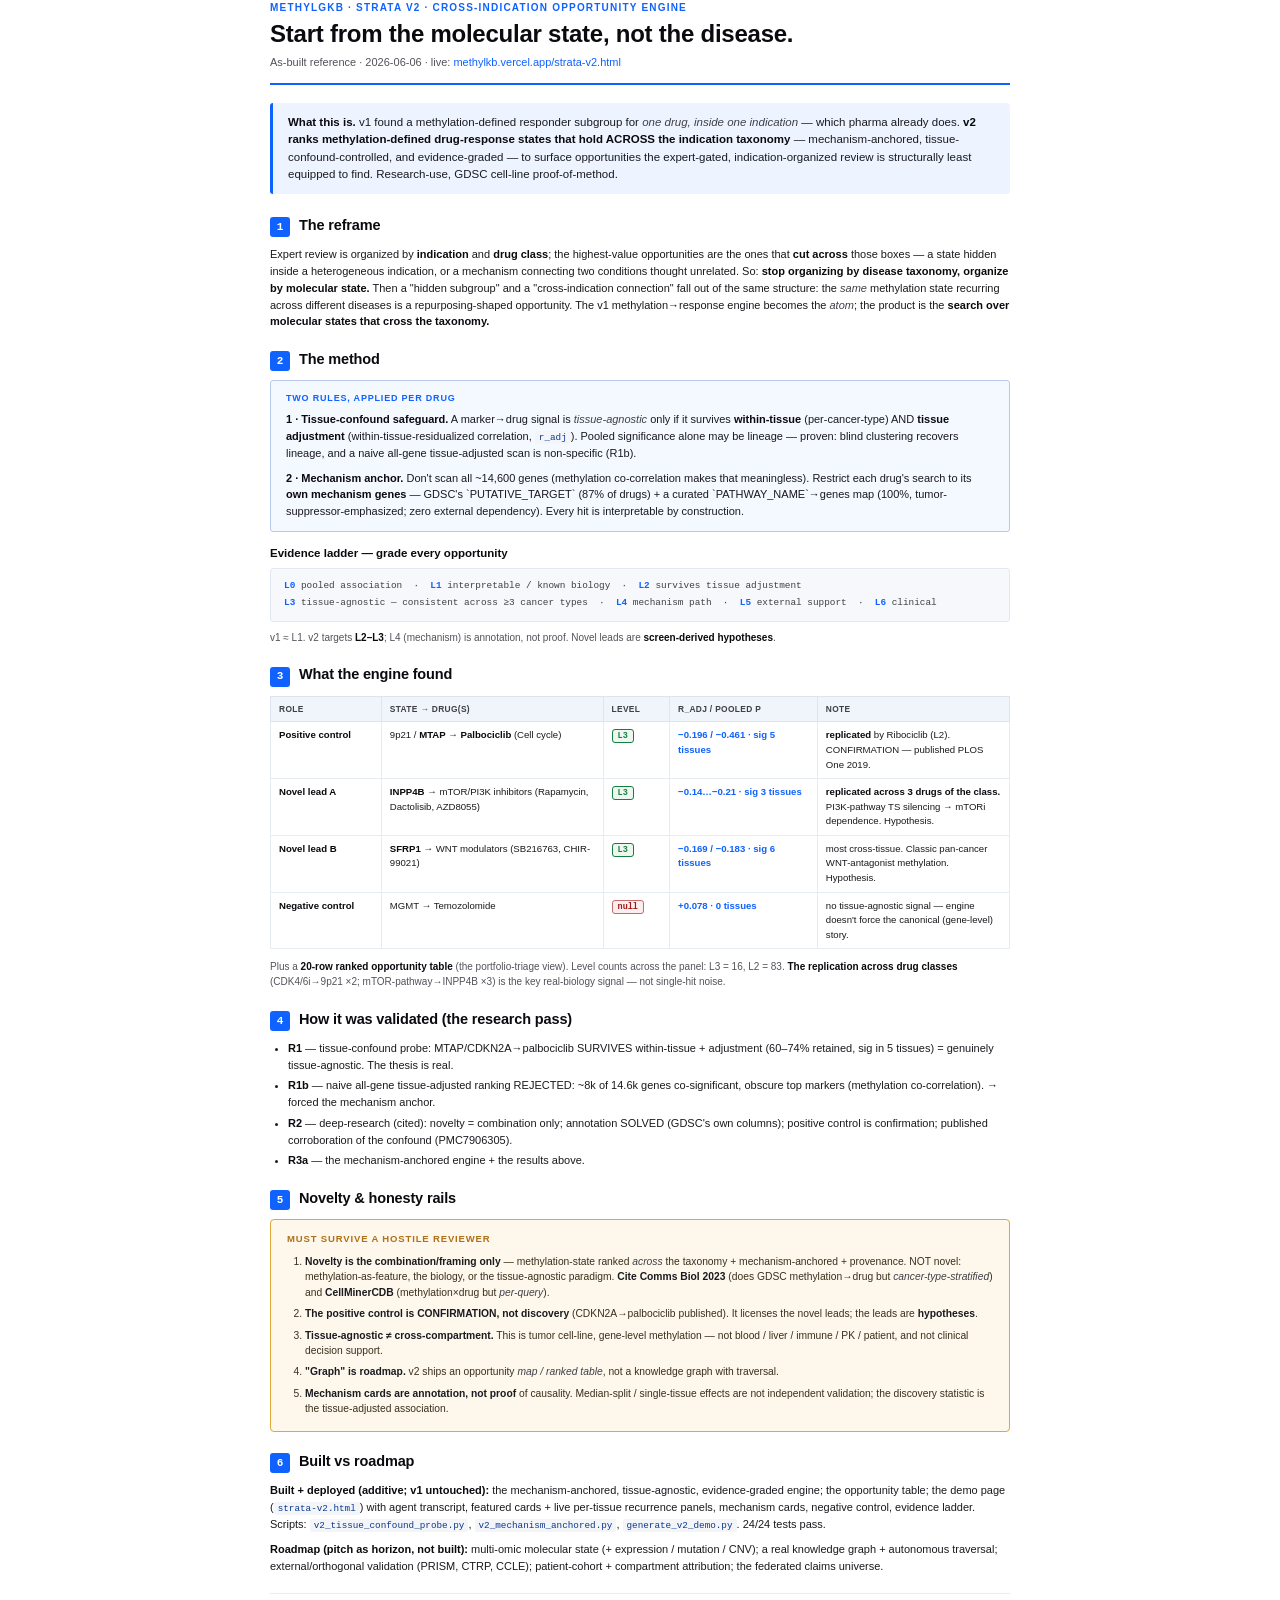
<file: docs/strata-v2-brief.html>
<!DOCTYPE html>
<html lang="en">
<head>
<meta charset="UTF-8" />
<title>Strata v2 — Cross-Indication Opportunity Engine</title>
<style>
  @page { size: letter; margin: 15mm 14mm; }
  * { box-sizing: border-box; }
  html { -webkit-print-color-adjust: exact; print-color-adjust: exact; }
  body { font-family: -apple-system, BlinkMacSystemFont, "Segoe UI", Inter, Helvetica, Arial, sans-serif;
    color: #1a1a1f; font-size: 11px; line-height: 1.52; margin: 0; }
  .doc { max-width: 740px; margin: 0 auto; }
  header { border-bottom: 2px solid #0f62fe; padding-bottom: 12px; margin-bottom: 18px; }
  .kicker { font-size: 10px; letter-spacing: 0.12em; text-transform: uppercase; color: #0f62fe; font-weight: 700; margin: 0 0 5px; }
  h1 { font-size: 24px; line-height: 1.13; letter-spacing: -0.01em; margin: 0 0 7px; color: #0a0a0f; }
  .sub { font-size: 11px; color: #52525b; margin: 0; }
  .sub a { color: #0f62fe; text-decoration: none; }
  .intro { background: #eef4ff; border-left: 3px solid #0f62fe; border-radius: 3px; padding: 11px 15px; margin: 0 0 20px; font-size: 11.5px; line-height: 1.5; }
  .intro strong { color: #0a0a0f; }
  section { margin-bottom: 18px; }
  h2 { font-size: 14.5px; letter-spacing: -0.01em; margin: 0 0 9px; color: #0a0a0f; display: flex; align-items: baseline; gap: 9px; }
  h2 .n { font-family: "SF Mono", Menlo, monospace; font-size: 11px; color: #fff; background: #0f62fe; width: 20px; height: 20px; min-width: 20px; border-radius: 3px; display: inline-flex; align-items: center; justify-content: center; font-weight: 700; }
  h3 { font-size: 11.5px; margin: 13px 0 5px; color: #0a0a0f; }
  p { margin: 0 0 8px; }
  strong { color: #0a0a0f; }
  em { color: #3f3f46; }
  table { width: 100%; border-collapse: collapse; margin: 6px 0 10px; font-size: 9.6px; }
  th { text-align: left; background: #f0f4fb; color: #3f3f46; font-weight: 700; padding: 6px 8px; border: 1px solid #dde5f1; text-transform: uppercase; letter-spacing: 0.04em; font-size: 8.4px; }
  td { padding: 6px 8px; border: 1px solid #e7ecf4; vertical-align: top; }
  td code, p code, li code { font-family: "SF Mono", Menlo, monospace; font-size: 9.3px; background: #f3f5f9; padding: 1px 4px; border-radius: 2px; color: #0a3a8f; }
  .num { color: #0f62fe; font-weight: 600; font-variant-numeric: tabular-nums; }
  .badge { font-family: "SF Mono", Menlo, monospace; font-size: 8.5px; font-weight: 700; padding: 1px 5px; border-radius: 3px; }
  .l3 { color: #15803D; border: 1px solid #15803D; background: rgba(21,128,61,0.07); }
  .l2 { color: #b06f17; border: 1px solid #d8a24a; background: #fdf6ec; }
  .nul { color: #9a1a1a; border: 1px solid #c46b6b; background: #fdeeee; }
  .corebox { border: 1px solid #b9c9ec; background: #f4f8ff; border-radius: 3px; padding: 11px 15px; margin: 8px 0 12px; }
  .corebox .lbl { font-size: 9px; letter-spacing: 0.09em; text-transform: uppercase; color: #0f62fe; font-weight: 700; display: block; margin-bottom: 5px; }
  .corebox p:last-child { margin-bottom: 0; }
  .rails { border: 1.5px solid #e0a93c; background: #fdf7ec; border-radius: 4px; padding: 12px 16px 8px; margin: 6px 0 4px; }
  .rails .lbl { font-size: 9.5px; letter-spacing: 0.09em; text-transform: uppercase; color: #b06f17; font-weight: 700; display: block; margin-bottom: 7px; }
  ol.rails-list, ul.tight { margin: 0; padding-left: 18px; }
  ol.rails-list li { margin-bottom: 6px; font-size: 10.3px; line-height: 1.5; color: #3a2f1c; }
  ol.rails-list li strong { color: #1a1a1f; }
  ul.tight li { margin-bottom: 4px; }
  .ladder { font-family: "SF Mono", Menlo, monospace; font-size: 9.4px; color: #3f3f46; background: #f6f8fc; border: 1px solid #e2e8f3; border-radius: 3px; padding: 9px 13px; margin: 6px 0 8px; line-height: 1.8; }
  footer { margin-top: 16px; font-size: 9px; color: #a1a1aa; border-top: 1px solid #ececf0; padding-top: 7px; }
  h2, table, .corebox, .rails, .intro, .ladder { page-break-inside: avoid; }
</style>
</head>
<body>
<div class="doc">

  <header>
    <p class="kicker">MethylGKB · Strata v2 · cross-indication opportunity engine</p>
    <h1>Start from the molecular state, not the disease.</h1>
    <p class="sub">As-built reference · 2026-06-06 · live: <a href="https://methylkb.vercel.app/strata-v2.html">methylkb.vercel.app/strata-v2.html</a></p>
  </header>

  <div class="intro">
    <strong>What this is.</strong> v1 found a methylation-defined responder subgroup for <em>one drug, inside one indication</em> — which pharma already does. <strong>v2 ranks methylation-defined drug-response states that hold ACROSS the indication taxonomy</strong> — mechanism-anchored, tissue-confound-controlled, and evidence-graded — to surface opportunities the expert-gated, indication-organized review is structurally least equipped to find. Research-use, GDSC cell-line proof-of-method.
  </div>

  <section>
    <h2><span class="n">1</span> The reframe</h2>
    <p>Expert review is organized by <strong>indication</strong> and <strong>drug class</strong>; the highest-value opportunities are the ones that <strong>cut across</strong> those boxes — a state hidden inside a heterogeneous indication, or a mechanism connecting two conditions thought unrelated. So: <strong>stop organizing by disease taxonomy, organize by molecular state.</strong> Then a "hidden subgroup" and a "cross-indication connection" fall out of the same structure: the <em>same</em> methylation state recurring across different diseases is a repurposing-shaped opportunity. The v1 methylation→response engine becomes the <em>atom</em>; the product is the <strong>search over molecular states that cross the taxonomy.</strong></p>
  </section>

  <section>
    <h2><span class="n">2</span> The method</h2>
    <div class="corebox">
      <span class="lbl">Two rules, applied per drug</span>
      <p><strong>1 · Tissue-confound safeguard.</strong> A marker→drug signal is <em>tissue-agnostic</em> only if it survives <strong>within-tissue</strong> (per-cancer-type) AND <strong>tissue adjustment</strong> (within-tissue-residualized correlation, <code>r_adj</code>). Pooled significance alone may be lineage — proven: blind clustering recovers lineage, and a naive all-gene tissue-adjusted scan is non-specific (R1b).</p>
      <p><strong>2 · Mechanism anchor.</strong> Don't scan all ~14,600 genes (methylation co-correlation makes that meaningless). Restrict each drug's search to its <strong>own mechanism genes</strong> — GDSC's `PUTATIVE_TARGET` (87% of drugs) + a curated `PATHWAY_NAME`→genes map (100%, tumor-suppressor-emphasized; zero external dependency). Every hit is interpretable by construction.</p>
    </div>
    <h3>Evidence ladder — grade every opportunity</h3>
    <div class="ladder">
      <span class="num">L0</span> pooled association &nbsp;·&nbsp; <span class="num">L1</span> interpretable / known biology &nbsp;·&nbsp; <span class="num">L2</span> survives tissue adjustment<br/>
      <span class="num">L3</span> tissue-agnostic — consistent across ≥3 cancer types &nbsp;·&nbsp; <span class="num">L4</span> mechanism path &nbsp;·&nbsp; <span class="num">L5</span> external support &nbsp;·&nbsp; <span class="num">L6</span> clinical
    </div>
    <p style="font-size:10px;color:#52525b;">v1 ≈ L1. v2 targets <strong>L2–L3</strong>; L4 (mechanism) is annotation, not proof. Novel leads are <strong>screen-derived hypotheses</strong>.</p>
  </section>

  <section>
    <h2><span class="n">3</span> What the engine found</h2>
    <table>
      <thead><tr><th style="width:15%">Role</th><th style="width:30%">State → Drug(s)</th><th style="width:9%">Level</th><th style="width:20%">r_adj / pooled ρ</th><th style="width:26%">Note</th></tr></thead>
      <tbody>
        <tr><td><strong>Positive control</strong></td><td>9p21 / <strong>MTAP</strong> → <strong>Palbociclib</strong> (Cell cycle)</td><td><span class="badge l3">L3</span></td><td class="num">−0.196 / −0.461 · sig 5 tissues</td><td><strong>replicated</strong> by Ribociclib (L2). CONFIRMATION — published PLOS One 2019.</td></tr>
        <tr><td><strong>Novel lead A</strong></td><td><strong>INPP4B</strong> → mTOR/PI3K inhibitors (Rapamycin, Dactolisib, AZD8055)</td><td><span class="badge l3">L3</span></td><td class="num">−0.14…−0.21 · sig 3 tissues</td><td><strong>replicated across 3 drugs of the class.</strong> PI3K-pathway TS silencing → mTORi dependence. Hypothesis.</td></tr>
        <tr><td><strong>Novel lead B</strong></td><td><strong>SFRP1</strong> → WNT modulators (SB216763, CHIR-99021)</td><td><span class="badge l3">L3</span></td><td class="num">−0.169 / −0.183 · sig 6 tissues</td><td>most cross-tissue. Classic pan-cancer WNT-antagonist methylation. Hypothesis.</td></tr>
        <tr><td><strong>Negative control</strong></td><td>MGMT → Temozolomide</td><td><span class="badge nul">null</span></td><td class="num">+0.078 · 0 tissues</td><td>no tissue-agnostic signal — engine doesn't force the canonical (gene-level) story.</td></tr>
      </tbody>
    </table>
    <p style="font-size:10px;color:#52525b;">Plus a <strong>20-row ranked opportunity table</strong> (the portfolio-triage view). Level counts across the panel: L3 = 16, L2 = 83. <strong>The replication across drug classes</strong> (CDK4/6i→9p21 ×2; mTOR-pathway→INPP4B ×3) is the key real-biology signal — not single-hit noise.</p>
  </section>

  <section>
    <h2><span class="n">4</span> How it was validated (the research pass)</h2>
    <ul class="tight">
      <li><strong>R1</strong> — tissue-confound probe: MTAP/CDKN2A→palbociclib SURVIVES within-tissue + adjustment (60–74% retained, sig in 5 tissues) = genuinely tissue-agnostic. The thesis is real.</li>
      <li><strong>R1b</strong> — naive all-gene tissue-adjusted ranking REJECTED: ~8k of 14.6k genes co-significant, obscure top markers (methylation co-correlation). → forced the mechanism anchor.</li>
      <li><strong>R2</strong> — deep-research (cited): novelty = combination only; annotation SOLVED (GDSC's own columns); positive control is confirmation; published corroboration of the confound (PMC7906305).</li>
      <li><strong>R3a</strong> — the mechanism-anchored engine + the results above.</li>
    </ul>
  </section>

  <section>
    <h2><span class="n">5</span> Novelty &amp; honesty rails</h2>
    <div class="rails">
      <span class="lbl">Must survive a hostile reviewer</span>
      <ol class="rails-list">
        <li><strong>Novelty is the combination/framing only</strong> — methylation-state ranked <em>across</em> the taxonomy + mechanism-anchored + provenance. NOT novel: methylation-as-feature, the biology, or the tissue-agnostic paradigm. <strong>Cite Comms Biol 2023</strong> (does GDSC methylation→drug but <em>cancer-type-stratified</em>) and <strong>CellMinerCDB</strong> (methylation×drug but <em>per-query</em>).</li>
        <li><strong>The positive control is CONFIRMATION, not discovery</strong> (CDKN2A→palbociclib published). It licenses the novel leads; the leads are <strong>hypotheses</strong>.</li>
        <li><strong>Tissue-agnostic ≠ cross-compartment.</strong> This is tumor cell-line, gene-level methylation — not blood / liver / immune / PK / patient, and not clinical decision support.</li>
        <li><strong>"Graph" is roadmap.</strong> v2 ships an opportunity <em>map / ranked table</em>, not a knowledge graph with traversal.</li>
        <li><strong>Mechanism cards are annotation, not proof</strong> of causality. Median-split / single-tissue effects are not independent validation; the discovery statistic is the tissue-adjusted association.</li>
      </ol>
    </div>
  </section>

  <section>
    <h2><span class="n">6</span> Built vs roadmap</h2>
    <p><strong>Built + deployed (additive; v1 untouched):</strong> the mechanism-anchored, tissue-agnostic, evidence-graded engine; the opportunity table; the demo page (<code>strata-v2.html</code>) with agent transcript, featured cards + live per-tissue recurrence panels, mechanism cards, negative control, evidence ladder. Scripts: <code>v2_tissue_confound_probe.py</code>, <code>v2_mechanism_anchored.py</code>, <code>generate_v2_demo.py</code>. 24/24 tests pass.</p>
    <p><strong>Roadmap (pitch as horizon, not built):</strong> multi-omic molecular state (+ expression / mutation / CNV); a real knowledge graph + autonomous traversal; external/orthogonal validation (PRISM, CTRP, CCLE); patient-cohort + compartment attribution; the federated claims universe.</p>
  </section>

  <footer>
    MethylGKB · Strata v2 — as-built reference. Illustrative research prototype; not for clinical or diagnostic use. GDSC cell-line, gene-level methylation; novel leads are screen-derived hypotheses, evidence-graded.
  </footer>

</div>
</body>
</html>
</file>
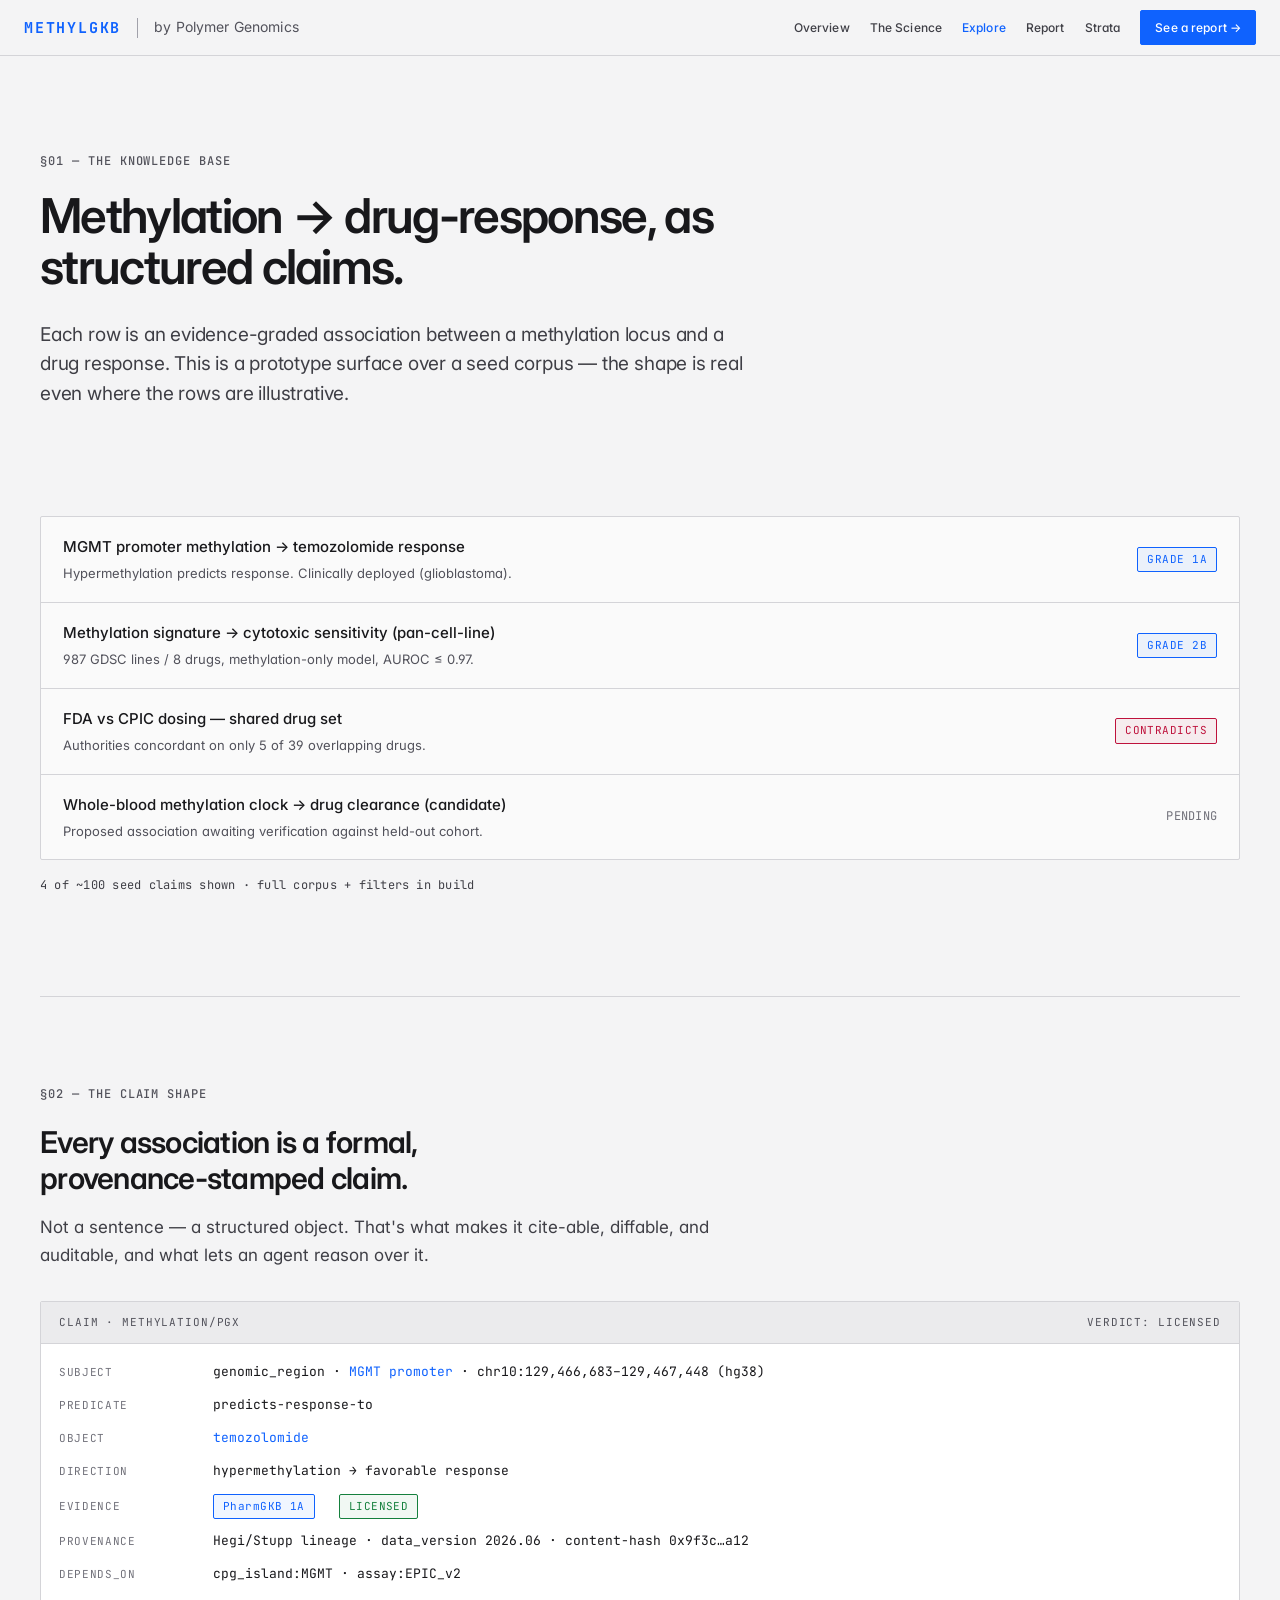
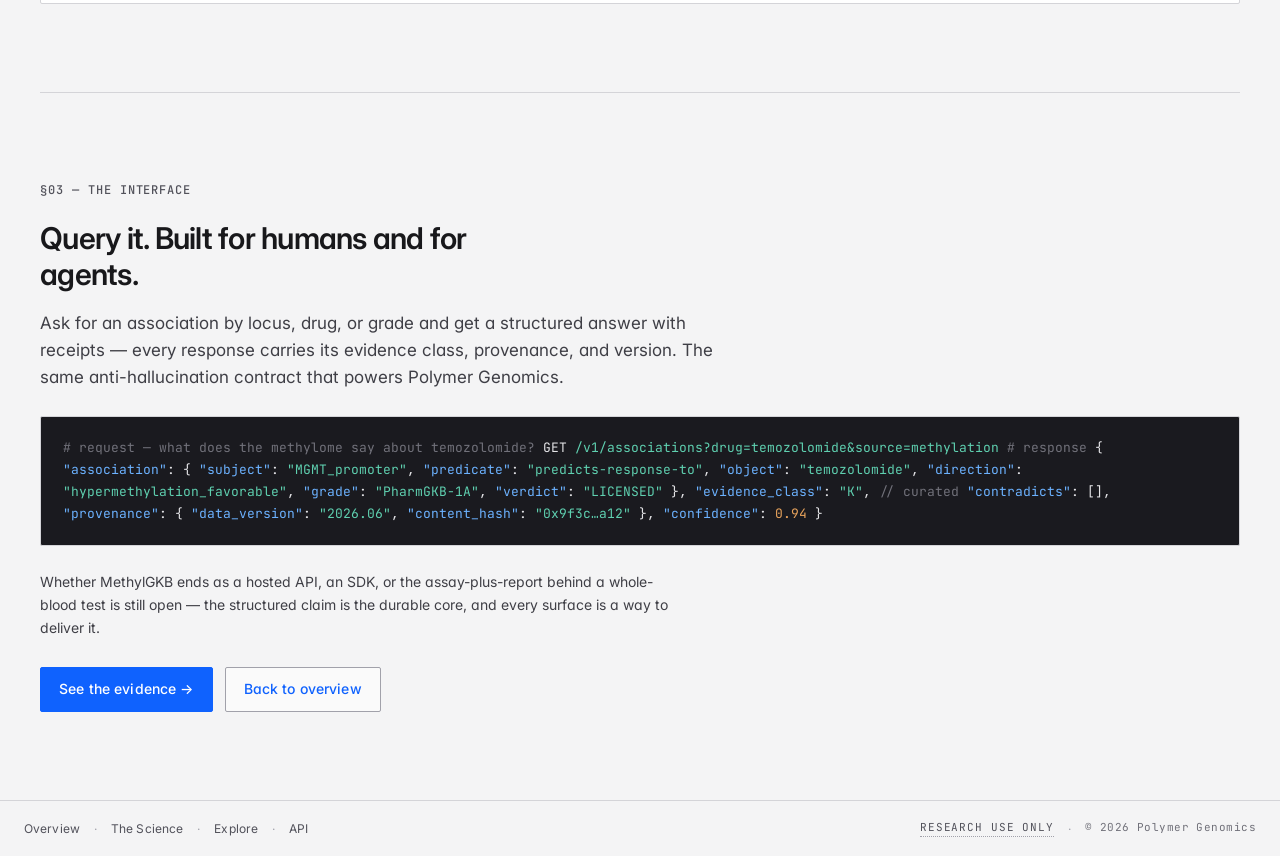
<file: site/explore.html>
<!DOCTYPE html>
<html lang="en">
<head>
<meta charset="UTF-8" />
<meta name="viewport" content="width=device-width, initial-scale=1.0" />
<title>Explore — MethylGKB</title>
<meta name="description" content="Browse methylation → drug-response associations in MethylGKB, and preview the structured API surface built for agents." />
<link rel="preconnect" href="https://fonts.googleapis.com" />
<link rel="preconnect" href="https://fonts.gstatic.com" crossorigin />
<link href="https://fonts.googleapis.com/css2?family=Inter:wght@400;500;600;700&family=JetBrains+Mono:wght@400;500;700&display=swap" rel="stylesheet" />
<link rel="stylesheet" href="styles.css" />
</head>
<body>

<header class="site-head">
  <a class="brand" href="index.html">METHYLGKB</a>
  <span class="brand-divider"></span>
  <span class="brand-sub">by Polymer Genomics</span>
  <nav class="site-nav">
    <a class="nav-link" href="index.html">Overview</a>
    <a class="nav-link" href="science.html">The Science</a>
    <a class="nav-link is-active" href="explore.html">Explore</a>
    <a class="nav-link" href="report.html">Report</a>
    <a class="nav-link" href="strata.html">Strata</a>
    <a class="btn btn-primary btn-sm" href="report.html">See a report →</a>
  </nav>
</header>

<main>

  <section class="wrap hero" style="padding-bottom:40px;">
    <p class="section-marker">§01 — The knowledge base</p>
    <h1 style="font-size:clamp(34px,5vw,48px);max-width:22ch;">Methylation → drug-response, as structured claims.</h1>
    <p class="lede">
      Each row is an evidence-graded association between a methylation locus and a drug response. This is a
      prototype surface over a seed corpus — the shape is real even where the rows are illustrative.
    </p>
  </section>

  <!-- BROWSE -->
  <section class="wrap section" style="padding-top:0;border-top:none;">
    <div class="rows" id="claimRows">
      <a class="row" href="#api">
        <div class="row-main">
          <span class="row-name">MGMT promoter methylation → temozolomide response</span>
          <span class="row-desc">Hypermethylation predicts response. Clinically deployed (glioblastoma).</span>
        </div>
        <span class="row-meta"><span class="badge grade">GRADE 1A</span></span>
      </a>
      <a class="row" href="#api">
        <div class="row-main">
          <span class="row-name">Methylation signature → cytotoxic sensitivity (pan-cell-line)</span>
          <span class="row-desc">987 GDSC lines / 8 drugs, methylation-only model, AUROC ≤ 0.97.</span>
        </div>
        <span class="row-meta"><span class="badge grade">GRADE 2B</span></span>
      </a>
      <a class="row" href="#api">
        <div class="row-main">
          <span class="row-name">FDA vs CPIC dosing — shared drug set</span>
          <span class="row-desc">Authorities concordant on only 5 of 39 overlapping drugs.</span>
        </div>
        <span class="row-meta"><span class="badge contradict">CONTRADICTS</span></span>
      </a>
      <a class="row" href="#api">
        <div class="row-main">
          <span class="row-name">Whole-blood methylation clock → drug clearance (candidate)</span>
          <span class="row-desc">Proposed association awaiting verification against held-out cohort.</span>
        </div>
        <span class="row-meta">PENDING</span>
      </a>
    </div>
    <p class="body muted" style="margin-top:16px;font-size:12px;font-family:var(--font-mono);letter-spacing:0.02em;">
      4 of ~100 seed claims shown · full corpus + filters in build
    </p>
  </section>

  <!-- THE CLAIM SHAPE -->
  <section class="wrap section">
    <p class="section-marker">§02 — The claim shape</p>
    <h2 class="h2">Every association is a formal, provenance-stamped claim.</h2>
    <p class="lead">Not a sentence — a structured object. That's what makes it cite-able, diffable, and auditable, and what lets an agent reason over it.</p>
    <div class="claim" style="margin-top:32px;">
      <div class="claim-head">
        <span>claim · methylation/pgx</span>
        <span>verdict: LICENSED</span>
      </div>
      <div class="claim-body">
        <div class="kv"><span class="k">subject</span><span class="v">genomic_region · <span class="hl">MGMT promoter</span> · chr10:129,466,683–129,467,448 (hg38)</span></div>
        <div class="kv"><span class="k">predicate</span><span class="v">predicts-response-to</span></div>
        <div class="kv"><span class="k">object</span><span class="v"><span class="hl">temozolomide</span></span></div>
        <div class="kv"><span class="k">direction</span><span class="v">hypermethylation → favorable response</span></div>
        <div class="kv"><span class="k">evidence</span><span class="v"><span class="badge grade">PharmGKB 1A</span> &nbsp; <span class="badge licensed">LICENSED</span></span></div>
        <div class="kv"><span class="k">provenance</span><span class="v">Hegi/Stupp lineage · data_version 2026.06 · content-hash 0x9f3c…a12</span></div>
        <div class="kv"><span class="k">depends_on</span><span class="v">cpg_island:MGMT · assay:EPIC_v2</span></div>
      </div>
    </div>
  </section>

  <!-- API -->
  <section class="wrap section" id="api">
    <p class="section-marker">§03 — The interface</p>
    <h2 class="h2">Query it. Built for humans and for agents.</h2>
    <p class="lead">
      Ask for an association by locus, drug, or grade and get a structured answer with receipts — every
      response carries its evidence class, provenance, and version. The same anti-hallucination contract
      that powers Polymer Genomics.
    </p>

    <div class="code"><span class="cmt"># request — what does the methylome say about temozolomide?</span>
GET <span class="str">/v1/associations?drug=temozolomide&amp;source=methylation</span>

<span class="cmt"># response</span>
{
  <span class="key">"association"</span>: {
    <span class="key">"subject"</span>: <span class="str">"MGMT_promoter"</span>,
    <span class="key">"predicate"</span>: <span class="str">"predicts-response-to"</span>,
    <span class="key">"object"</span>: <span class="str">"temozolomide"</span>,
    <span class="key">"direction"</span>: <span class="str">"hypermethylation_favorable"</span>,
    <span class="key">"grade"</span>: <span class="str">"PharmGKB-1A"</span>,
    <span class="key">"verdict"</span>: <span class="str">"LICENSED"</span>
  },
  <span class="key">"evidence_class"</span>: <span class="str">"K"</span>,        <span class="cmt">// curated</span>
  <span class="key">"contradicts"</span>: [],
  <span class="key">"provenance"</span>: { <span class="key">"data_version"</span>: <span class="str">"2026.06"</span>, <span class="key">"content_hash"</span>: <span class="str">"0x9f3c…a12"</span> },
  <span class="key">"confidence"</span>: <span class="num">0.94</span>
}</div>

    <p class="body" style="margin-top:24px;">
      Whether MethylGKB ends as a hosted API, an SDK, or the assay-plus-report behind a whole-blood test is
      still open — the structured claim is the durable core, and every surface is a way to deliver it.
    </p>
    <div class="hero-actions" style="margin-top:28px;">
      <a class="btn btn-primary" href="science.html">See the evidence →</a>
      <a class="btn btn-secondary" href="index.html">Back to overview</a>
    </div>
  </section>

</main>

<footer class="site-foot">
  <div class="foot-links">
    <a href="index.html">Overview</a>
    <span class="foot-dot">·</span>
    <a href="science.html">The Science</a>
    <span class="foot-dot">·</span>
    <a href="explore.html">Explore</a>
    <span class="foot-dot">·</span>
    <a href="#api">API</a>
  </div>
  <div class="foot-meta">
    <a class="ruo" href="#" title="Not for clinical or diagnostic use. Prototype. Data provided as-is.">Research use only</a>
    <span class="foot-dot">·</span>
    <span class="copy">© 2026 Polymer Genomics</span>
  </div>
</footer>

<script src="app.js"></script>
</body>
</html>
</file>
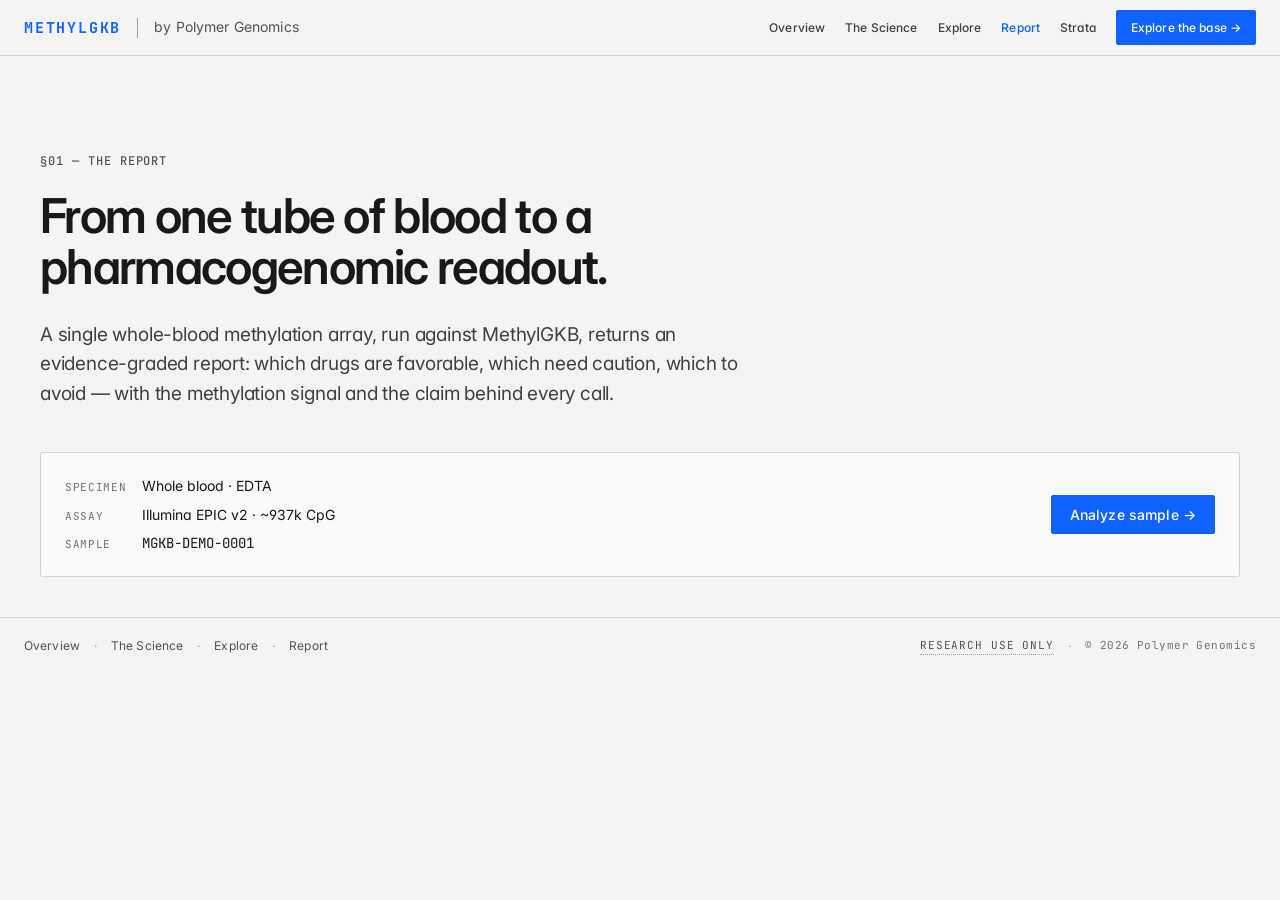
<file: site/report.html>
<!DOCTYPE html>
<html lang="en">
<head>
<meta charset="UTF-8" />
<meta name="viewport" content="width=device-width, initial-scale=1.0" />
<title>Report — MethylGKB</title>
<meta name="description" content="From one tube of blood to a pharmacogenomic readout. A whole-blood methylome analyzed against MethylGKB into a clinical-style PGx report." />
<link rel="preconnect" href="https://fonts.googleapis.com" />
<link rel="preconnect" href="https://fonts.gstatic.com" crossorigin />
<link href="https://fonts.googleapis.com/css2?family=Inter:wght@400;500;600;700&family=JetBrains+Mono:wght@400;500;700&display=swap" rel="stylesheet" />
<link rel="stylesheet" href="styles.css" />
</head>
<body>

<header class="site-head">
  <a class="brand" href="index.html">METHYLGKB</a>
  <span class="brand-divider"></span>
  <span class="brand-sub">by Polymer Genomics</span>
  <nav class="site-nav">
    <a class="nav-link" href="index.html">Overview</a>
    <a class="nav-link" href="science.html">The Science</a>
    <a class="nav-link" href="explore.html">Explore</a>
    <a class="nav-link is-active" href="report.html">Report</a>
    <a class="nav-link" href="strata.html">Strata</a>
    <a class="btn btn-primary btn-sm" href="explore.html">Explore the base →</a>
  </nav>
</header>

<main>

  <section class="wrap hero" style="padding-bottom:40px;">
    <p class="section-marker">§01 — The report</p>
    <h1 style="font-size:clamp(34px,5vw,48px);max-width:20ch;">From one tube of blood to a pharmacogenomic readout.</h1>
    <p class="lede">
      A single whole-blood methylation array, run against MethylGKB, returns an evidence-graded report:
      which drugs are favorable, which need caution, which to avoid — with the methylation signal and the
      claim behind every call.
    </p>

    <!-- The control: a live "analyze" moment for the demo -->
    <div class="report-ctrl" id="reportCtrl">
      <div class="rc-left">
        <div class="rc-spec">
          <span class="rc-k">Specimen</span><span class="rc-v">Whole blood · EDTA</span>
          <span class="rc-k">Assay</span><span class="rc-v">Illumina EPIC v2 · ~937k CpG</span>
          <span class="rc-k">Sample</span><span class="rc-v mono" id="sampleId">MGKB-DEMO-0001</span>
        </div>
      </div>
      <button class="btn btn-primary" id="runBtn">Analyze sample →</button>
    </div>

    <!-- Scan animation target -->
    <div class="scan" id="scan" hidden>
      <div class="scan-head"><span class="beta-strip-title" id="scanLabel">Reading methylome…</span><span class="beta-strip-title mono" id="scanPct">0%</span></div>
      <div class="beta-track" id="scanTrack" aria-hidden="true"></div>
      <div class="scan-sweep" id="scanSweep"></div>
    </div>
  </section>

  <!-- REPORT (revealed after analysis) -->
  <section class="wrap section" id="reportSection" style="padding-top:0;border-top:none;" hidden>

    <div class="report-summary" id="reportSummary"></div>

    <div id="reportMount"></div>

    <div class="note" style="margin-top:36px;">
      <strong>Illustrative prototype — research use only.</strong> Calls below are drawn from a seed corpus
      and are not validated for clinical decision-making. The MGMT → temozolomide association is clinically
      established; remaining rows are candidate/research-grade and shown to demonstrate the report shape.
      Not a substitute for professional medical advice, diagnosis, or treatment.
    </div>

    <div class="hero-actions" style="margin-top:28px;">
      <a class="btn btn-secondary" href="explore.html#api">See the claims behind this →</a>
      <a class="btn btn-secondary" href="science.html">The evidence</a>
    </div>
  </section>

</main>

<footer class="site-foot">
  <div class="foot-links">
    <a href="index.html">Overview</a>
    <span class="foot-dot">·</span>
    <a href="science.html">The Science</a>
    <span class="foot-dot">·</span>
    <a href="explore.html">Explore</a>
    <span class="foot-dot">·</span>
    <a href="report.html">Report</a>
  </div>
  <div class="foot-meta">
    <a class="ruo" href="#" title="Not for clinical or diagnostic use. Prototype. Data provided as-is.">Research use only</a>
    <span class="foot-dot">·</span>
    <span class="copy">© 2026 Polymer Genomics</span>
  </div>
</footer>

<script src="app.js"></script>
</body>
</html>
</file>
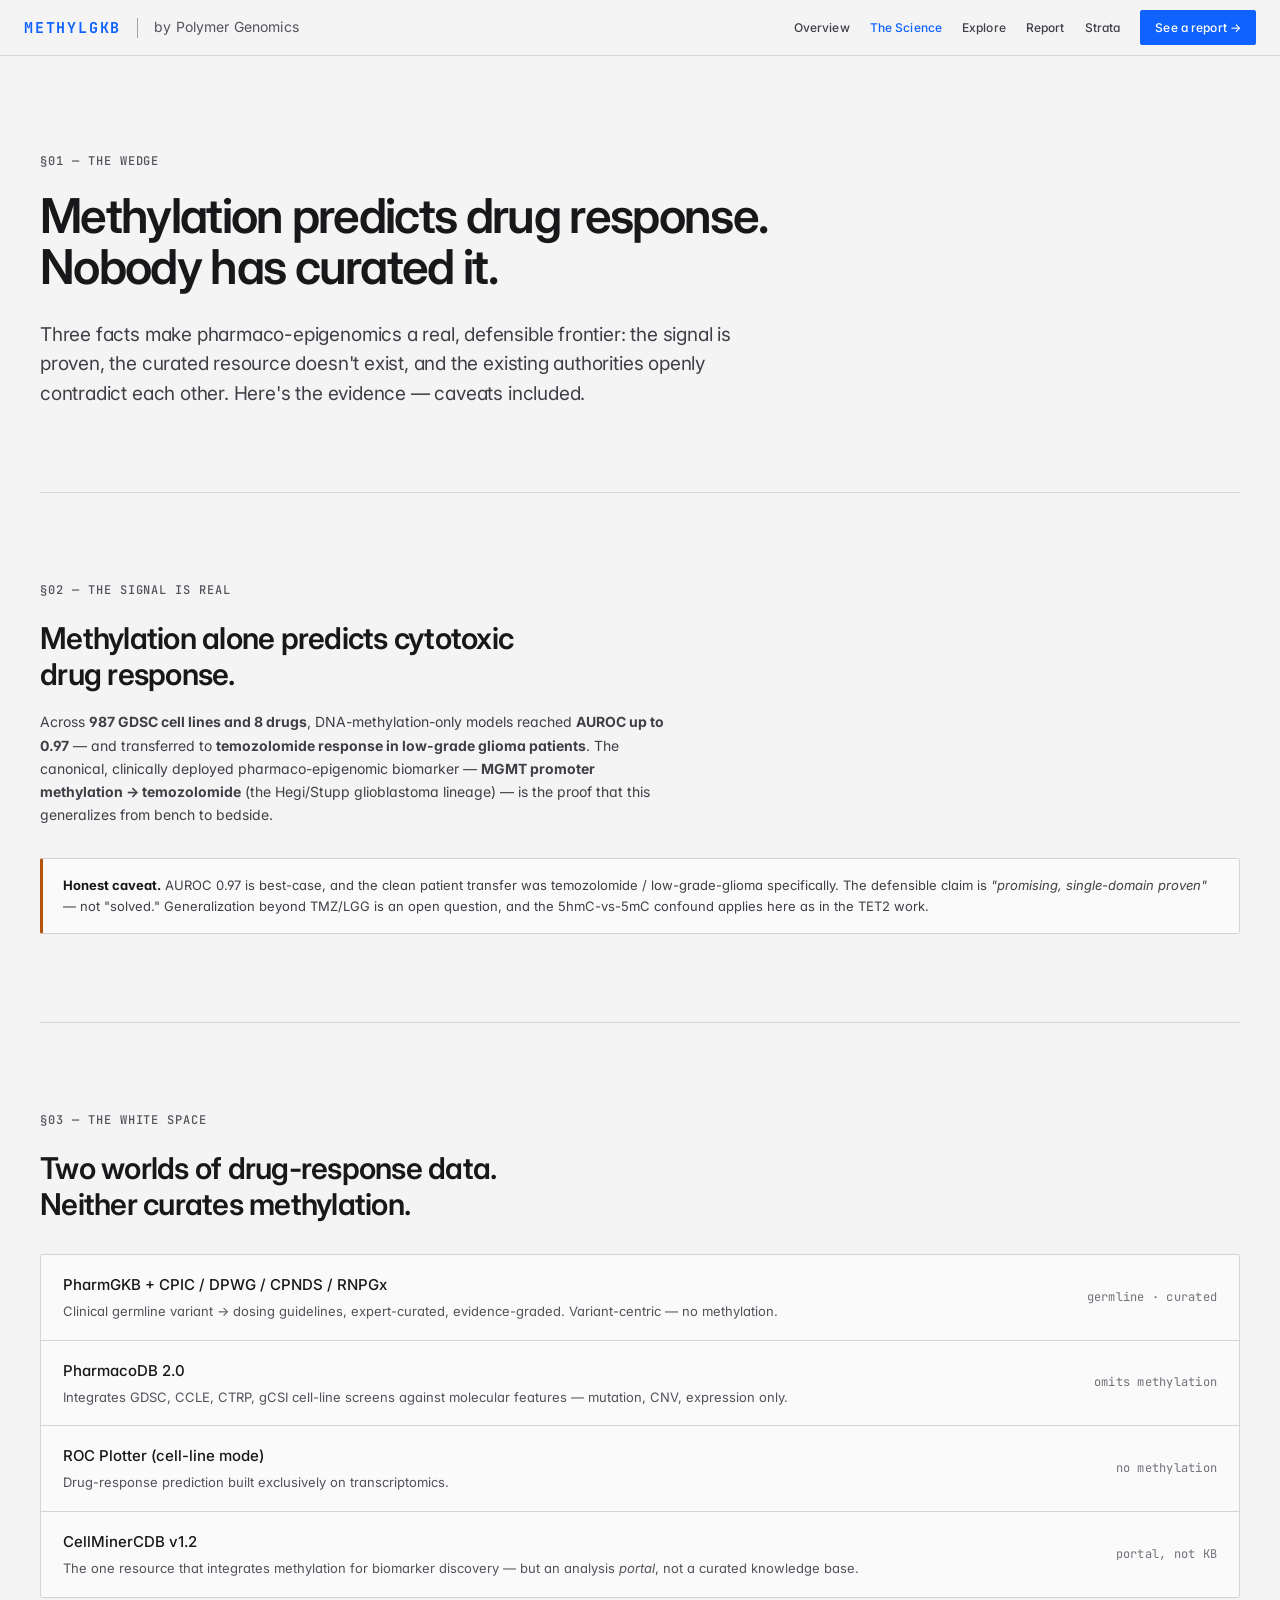
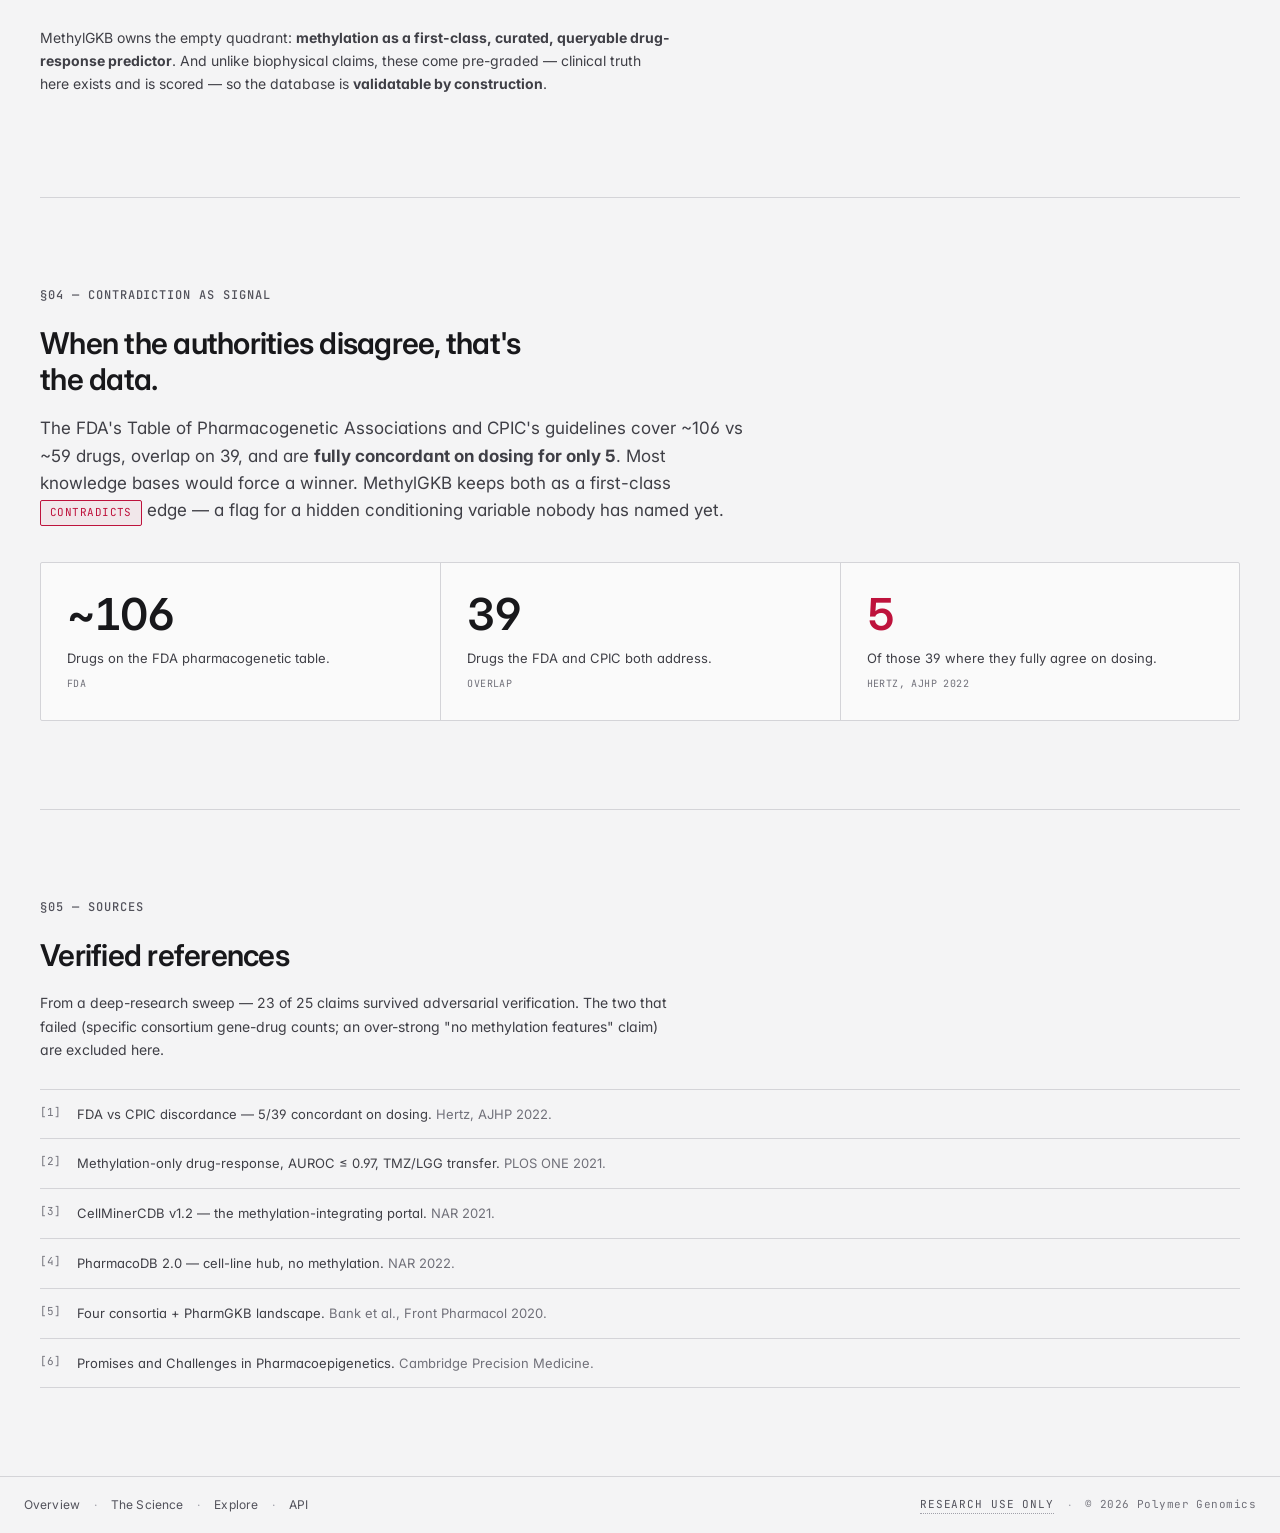
<file: site/science.html>
<!DOCTYPE html>
<html lang="en">
<head>
<meta charset="UTF-8" />
<meta name="viewport" content="width=device-width, initial-scale=1.0" />
<title>The Science — MethylGKB</title>
<meta name="description" content="The evidence behind MethylGKB: methylation predicts drug response, the curated-resource white space, and the FDA–CPIC discordance that makes pharmaco-epigenomics a frontier." />
<link rel="preconnect" href="https://fonts.googleapis.com" />
<link rel="preconnect" href="https://fonts.gstatic.com" crossorigin />
<link href="https://fonts.googleapis.com/css2?family=Inter:wght@400;500;600;700&family=JetBrains+Mono:wght@400;500;700&display=swap" rel="stylesheet" />
<link rel="stylesheet" href="styles.css" />
</head>
<body>

<header class="site-head">
  <a class="brand" href="index.html">METHYLGKB</a>
  <span class="brand-divider"></span>
  <span class="brand-sub">by Polymer Genomics</span>
  <nav class="site-nav">
    <a class="nav-link" href="index.html">Overview</a>
    <a class="nav-link is-active" href="science.html">The Science</a>
    <a class="nav-link" href="explore.html">Explore</a>
    <a class="nav-link" href="report.html">Report</a>
    <a class="nav-link" href="strata.html">Strata</a>
    <a class="btn btn-primary btn-sm" href="report.html">See a report →</a>
  </nav>
</header>

<main>

  <section class="wrap hero" style="padding-bottom:48px;">
    <p class="section-marker">§01 — The wedge</p>
    <h1 style="font-size:clamp(34px,5vw,48px);max-width:24ch;">Methylation predicts drug response. Nobody has curated it.</h1>
    <p class="lede">
      Three facts make pharmaco-epigenomics a real, defensible frontier: the signal is proven, the curated
      resource doesn't exist, and the existing authorities openly contradict each other. Here's the evidence —
      caveats included.
    </p>
  </section>

  <!-- 1: SIGNAL -->
  <section class="wrap section">
    <p class="section-marker">§02 — The signal is real</p>
    <h2 class="h2">Methylation alone predicts cytotoxic drug response.</h2>
    <div class="body" style="margin-top:8px;">
      <p>
        Across <strong>987 GDSC cell lines and 8 drugs</strong>, DNA-methylation-only models reached
        <strong>AUROC up to 0.97</strong> — and transferred to <strong>temozolomide response in low-grade
        glioma patients</strong>. The canonical, clinically deployed pharmaco-epigenomic biomarker —
        <strong>MGMT promoter methylation → temozolomide</strong> (the Hegi/Stupp glioblastoma lineage) —
        is the proof that this generalizes from bench to bedside.
      </p>
    </div>
    <div class="note">
      <strong>Honest caveat.</strong> AUROC 0.97 is best-case, and the clean patient transfer was
      temozolomide / low-grade-glioma specifically. The defensible claim is <em>"promising, single-domain
      proven"</em> — not "solved." Generalization beyond TMZ/LGG is an open question, and the 5hmC-vs-5mC
      confound applies here as in the TET2 work.
    </div>
  </section>

  <!-- 2: WHITE SPACE -->
  <section class="wrap section">
    <p class="section-marker">§03 — The white space</p>
    <h2 class="h2">Two worlds of drug-response data. Neither curates methylation.</h2>
    <div class="rows">
      <div class="row">
        <div class="row-main">
          <span class="row-name">PharmGKB + CPIC / DPWG / CPNDS / RNPGx</span>
          <span class="row-desc">Clinical germline variant → dosing guidelines, expert-curated, evidence-graded. Variant-centric — no methylation.</span>
        </div>
        <span class="row-meta">germline · curated</span>
      </div>
      <div class="row">
        <div class="row-main">
          <span class="row-name">PharmacoDB 2.0</span>
          <span class="row-desc">Integrates GDSC, CCLE, CTRP, gCSI cell-line screens against molecular features — mutation, CNV, expression only.</span>
        </div>
        <span class="row-meta">omits methylation</span>
      </div>
      <div class="row">
        <div class="row-main">
          <span class="row-name">ROC Plotter (cell-line mode)</span>
          <span class="row-desc">Drug-response prediction built exclusively on transcriptomics.</span>
        </div>
        <span class="row-meta">no methylation</span>
      </div>
      <div class="row">
        <div class="row-main">
          <span class="row-name">CellMinerCDB v1.2</span>
          <span class="row-desc">The one resource that integrates methylation for biomarker discovery — but an analysis <em>portal</em>, not a curated knowledge base.</span>
        </div>
        <span class="row-meta">portal, not KB</span>
      </div>
    </div>
    <p class="body" style="margin-top:28px;">
      MethylGKB owns the empty quadrant: <strong>methylation as a first-class, curated, queryable drug-response
      predictor</strong>. And unlike biophysical claims, these come pre-graded — clinical truth here exists and is
      scored — so the database is <strong>validatable by construction</strong>.
    </p>
  </section>

  <!-- 3: CONTRADICTION -->
  <section class="wrap section">
    <p class="section-marker">§04 — Contradiction as signal</p>
    <h2 class="h2">When the authorities disagree, that's the data.</h2>
    <p class="lead">
      The FDA's Table of Pharmacogenetic Associations and CPIC's guidelines cover ~106 vs ~59 drugs, overlap on
      39, and are <strong>fully concordant on dosing for only 5</strong>. Most knowledge bases would force a
      winner. MethylGKB keeps both as a first-class <span class="badge contradict">CONTRADICTS</span> edge —
      a flag for a hidden conditioning variable nobody has named yet.
    </p>
    <div class="metrics" style="margin-top:36px;">
      <div class="metric">
        <div class="val">~106</div>
        <div class="label">Drugs on the FDA pharmacogenetic table.</div>
        <div class="src">FDA</div>
      </div>
      <div class="metric">
        <div class="val">39</div>
        <div class="label">Drugs the FDA and CPIC both address.</div>
        <div class="src">overlap</div>
      </div>
      <div class="metric">
        <div class="val rose">5</div>
        <div class="label">Of those 39 where they fully agree on dosing.</div>
        <div class="src">Hertz, AJHP 2022</div>
      </div>
    </div>
  </section>

  <!-- REFERENCES -->
  <section class="wrap section">
    <p class="section-marker">§05 — Sources</p>
    <h2 class="h2">Verified references</h2>
    <p class="body">From a deep-research sweep — 23 of 25 claims survived adversarial verification. The two that failed (specific consortium gene-drug counts; an over-strong "no methylation features" claim) are excluded here.</p>
    <div class="refs">
      <a class="ref" href="https://academic.oup.com/ajhp/article/79/12/993/6540281" target="_blank" rel="noopener">
        <span class="n">[1]</span>
        <span><span class="ref-title">FDA vs CPIC discordance — 5/39 concordant on dosing.</span> <span class="ref-cite">Hertz, AJHP 2022.</span></span>
      </a>
      <a class="ref" href="https://journals.plos.org/plosone/article?id=10.1371/journal.pone.0238757" target="_blank" rel="noopener">
        <span class="n">[2]</span>
        <span><span class="ref-title">Methylation-only drug-response, AUROC ≤ 0.97, TMZ/LGG transfer.</span> <span class="ref-cite">PLOS ONE 2021.</span></span>
      </a>
      <a class="ref" href="https://academic.oup.com/nar/article/49/D1/D1083/5983630" target="_blank" rel="noopener">
        <span class="n">[3]</span>
        <span><span class="ref-title">CellMinerCDB v1.2 — the methylation-integrating portal.</span> <span class="ref-cite">NAR 2021.</span></span>
      </a>
      <a class="ref" href="https://academic.oup.com/nar/article/50/D1/D1348/6438034" target="_blank" rel="noopener">
        <span class="n">[4]</span>
        <span><span class="ref-title">PharmacoDB 2.0 — cell-line hub, no methylation.</span> <span class="ref-cite">NAR 2022.</span></span>
      </a>
      <a class="ref" href="https://pmc.ncbi.nlm.nih.gov/articles/PMC7868558/" target="_blank" rel="noopener">
        <span class="n">[5]</span>
        <span><span class="ref-title">Four consortia + PharmGKB landscape.</span> <span class="ref-cite">Bank et al., Front Pharmacol 2020.</span></span>
      </a>
      <a class="ref" href="https://www.cambridge.org/core/journals/cambridge-prisms-precision-medicine/article/promises-and-challenges-in-pharmacoepigenetics/A898367C38228290CD1E839BF52048BC" target="_blank" rel="noopener">
        <span class="n">[6]</span>
        <span><span class="ref-title">Promises and Challenges in Pharmacoepigenetics.</span> <span class="ref-cite">Cambridge Precision Medicine.</span></span>
      </a>
    </div>
  </section>

</main>

<footer class="site-foot">
  <div class="foot-links">
    <a href="index.html">Overview</a>
    <span class="foot-dot">·</span>
    <a href="science.html">The Science</a>
    <span class="foot-dot">·</span>
    <a href="explore.html">Explore</a>
    <span class="foot-dot">·</span>
    <a href="explore.html#api">API</a>
  </div>
  <div class="foot-meta">
    <a class="ruo" href="#" title="Not for clinical or diagnostic use. Prototype. Data provided as-is.">Research use only</a>
    <span class="foot-dot">·</span>
    <span class="copy">© 2026 Polymer Genomics</span>
  </div>
</footer>

<script src="app.js"></script>
</body>
</html>
</file>
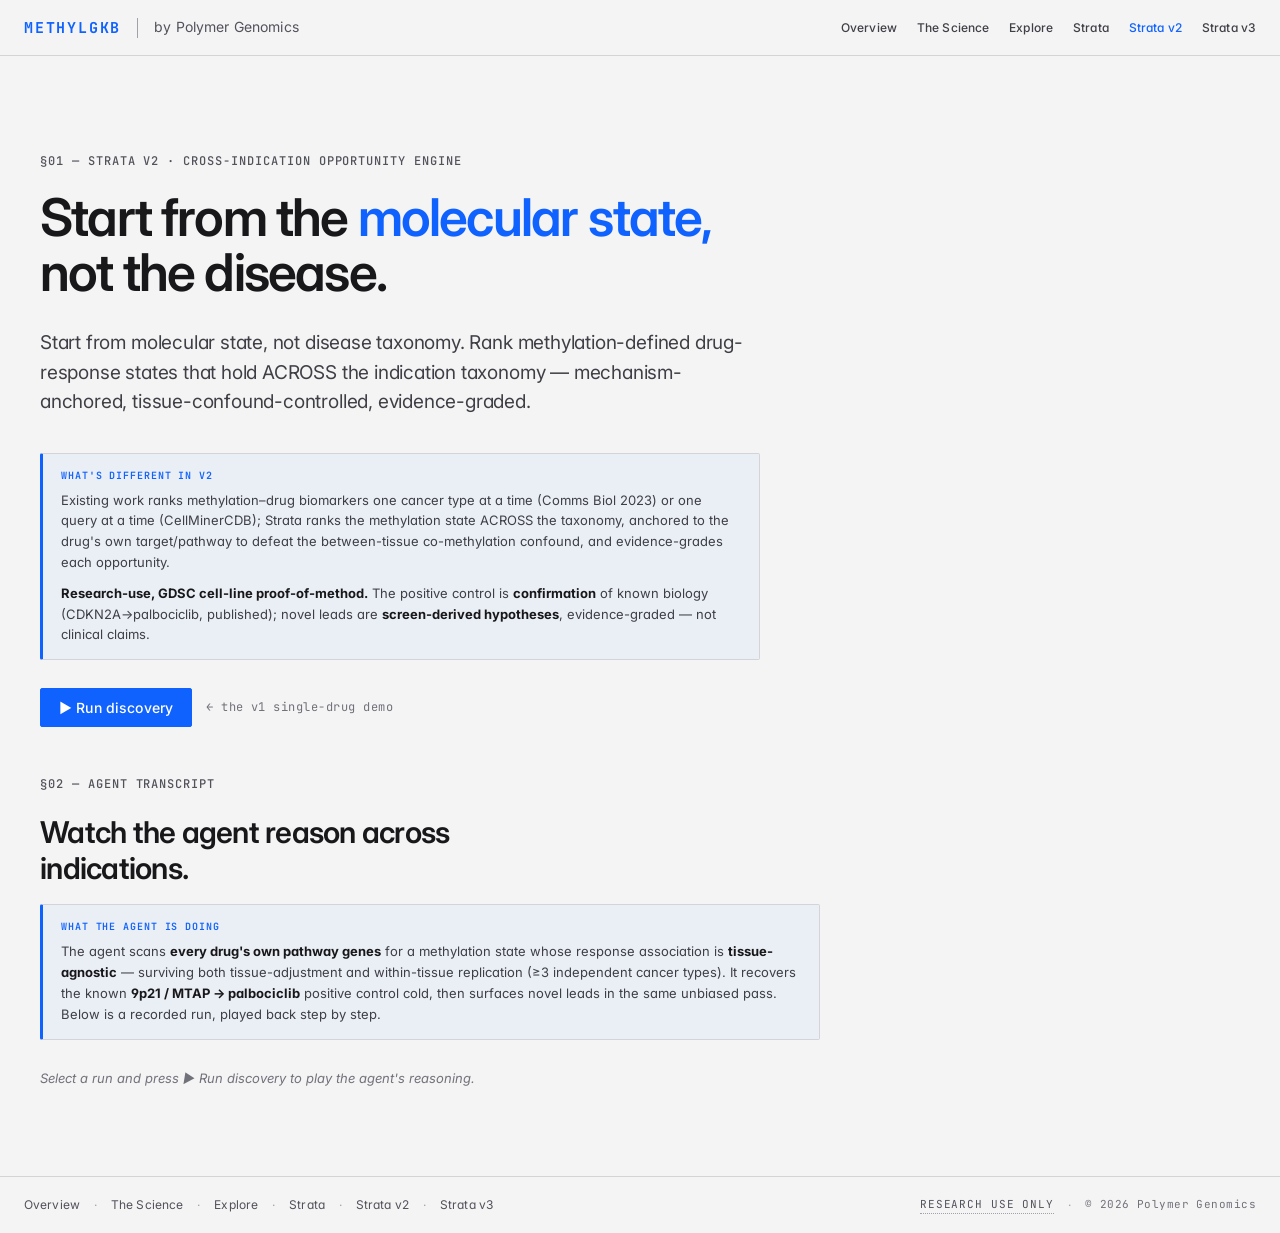
<file: site/strata-v2.html>
<!DOCTYPE html>
<html lang="en">
<head>
<meta charset="UTF-8" />
<meta name="viewport" content="width=device-width, initial-scale=1.0" />
<title>Strata v2 — cross-indication opportunity engine · MethylGKB</title>
<meta name="description" content="Strata v2 ranks methylation-defined drug-response states across the indication taxonomy — mechanism-anchored, tissue-confound-controlled, evidence-graded." />
<link rel="preconnect" href="https://fonts.googleapis.com" />
<link rel="preconnect" href="https://fonts.gstatic.com" crossorigin />
<link href="https://fonts.googleapis.com/css2?family=Inter:wght@400;500;600;700&family=JetBrains+Mono:wght@400;500;700&display=swap" rel="stylesheet" />
<link rel="stylesheet" href="styles.css" />
<link rel="stylesheet" href="strata.css" />
<link rel="stylesheet" href="strata-v2.css" />
</head>
<body>

<header class="site-head">
  <a class="brand" href="index.html">METHYLGKB</a>
  <span class="brand-divider"></span>
  <span class="brand-sub">by Polymer Genomics</span>
  <nav class="site-nav">
    <a class="nav-link" href="index.html">Overview</a>
    <a class="nav-link" href="science.html">The Science</a>
    <a class="nav-link" href="explore.html">Explore</a>
    <a class="nav-link" href="strata.html">Strata</a>
    <a class="nav-link is-active" href="strata-v2.html">Strata v2</a>
    <a class="nav-link" href="strata-v3.html">Strata v3</a>
  </nav>
</header>

<main>

  <!-- §01 HERO -->
  <section class="wrap hero" style="padding-bottom:48px;" id="heroSection">
    <p class="section-marker">§01 — Strata v2 · cross-indication opportunity engine</p>
    <h1 style="font-size:clamp(34px,5vw,52px);max-width:22ch;">
      Start from the <span class="em">molecular state,</span> not the disease.
    </h1>

    <!-- thesis (data-driven, placeholder until JSON loads) -->
    <p class="lede" id="thesisLede">
      Rank methylation-defined drug-response states that hold across the indication taxonomy —
      mechanism-anchored, tissue-confound-controlled, evidence-graded.
    </p>

    <!-- agent-explainer: What's different in v2 -->
    <div class="agent-explainer" id="noveltyBox" style="max-width:72ch;margin-bottom:28px;" hidden>
      <span class="ae-label">What's different in v2</span>
      <p id="noveltyText"></p>
      <p style="margin-top:10px;">
        <strong>Research-use, GDSC cell-line proof-of-method.</strong>
        The positive control is <strong>confirmation</strong> of known biology
        (CDKN2A&rarr;palbociclib, published); novel leads are
        <strong>screen-derived hypotheses</strong>, evidence-graded &mdash; not clinical claims.
      </p>
    </div>

    <div class="v2-runctl">
      <button class="btn btn-primary" id="runBtn">&#9654; Run discovery</button>
      <a class="v2-back" href="strata.html">&larr; the v1 single-drug demo</a>
    </div>
  </section>

  <!-- §02 AGENT TRANSCRIPT -->
  <section class="wrap section" id="transcriptSection" style="padding-top:0;border-top:none;">
    <p class="section-marker">§02 — Agent transcript</p>
    <h2 class="h2">Watch the agent reason across indications.</h2>
    <div class="agent-explainer">
      <span class="ae-label">What the agent is doing</span>
      <p>
        The agent scans <strong>every drug's own pathway genes</strong> for a methylation state whose
        response association is <strong>tissue-agnostic</strong> — surviving both tissue-adjustment and
        within-tissue replication (&ge;3 independent cancer types). It recovers the known
        <strong>9p21 / MTAP &rarr; palbociclib</strong> positive control cold, then surfaces novel leads
        in the same unbiased pass. Below is a recorded run, played back step by step.
      </p>
    </div>
    <div class="transcript" id="transcript" aria-live="polite"></div>
  </section>

  <!-- §03 FEATURED OPPORTUNITIES — revealed after transcript -->
  <section class="wrap section v2-reveal" id="featuredSection" hidden>
    <p class="section-marker">§03 — Featured opportunities</p>
    <h2 class="h2">Positive control + two novel leads.</h2>
    <p class="body">
      The same unbiased screen recovers known biology (positive control) and surfaces
      mechanism-anchored cross-indication hypotheses. Evidence licensing works by induction:
      when the known positive control is recovered cold, the novel leads in the same output
      inherit a license proportional to their evidence tier.
    </p>
    <div class="opp-cards" id="oppCards"></div>
  </section>

  <!-- §04 NEGATIVE CONTROL — revealed after transcript -->
  <section class="wrap section v2-reveal" id="negSection" hidden style="padding-top:0;border-top:none;">
    <p class="section-marker">§04 — Negative control</p>
    <h2 class="h2">The engine isn't forcing results.</h2>
    <div class="neg-control" id="negControl"></div>
  </section>

  <!-- §05 OPPORTUNITY MAP — revealed after transcript -->
  <section class="wrap section v2-reveal" id="tableSection" hidden>
    <p class="section-marker">§05 — Opportunity map · the portfolio</p>
    <h2 class="h2">All L2&ndash;L3 candidates ranked.</h2>
    <p class="body">
      Every entry has survived tissue-adjustment and/or within-tissue replication.
      These are not confirmations of prior literature &mdash; they are ranked hypotheses
      for follow-up, licensed by the screen's own positive control.
    </p>
    <div class="opp-table-wrap">
      <table class="opp-table" id="oppTable">
        <thead>
          <tr>
            <th>Drug</th>
            <th>Pathway</th>
            <th>Marker</th>
            <th>Level</th>
            <th class="num">Tissue-adj r</th>
            <th class="num">Pooled &rho;</th>
            <th class="num">Within-sig tissues</th>
          </tr>
        </thead>
        <tbody></tbody>
        <caption>Ranked, mechanism-anchored, tissue-agnostic candidates — the portfolio triage view.</caption>
      </table>
    </div>
  </section>

  <!-- §06 EVIDENCE LADDER + HONESTY — revealed after transcript -->
  <section class="wrap section v2-reveal" id="ladderSection" hidden>
    <p class="section-marker">§06 — Evidence ladder · honest framing</p>
    <h2 class="h2">How strong is the evidence?</h2>
    <p class="body">
      Each opportunity is graded against the ladder below.
      v1 operated at <strong>L1</strong> (interpretable marker, known biology).
      v2 targets <strong>L2&ndash;L3</strong>: tissue-agnostic associations
      surviving within-tissue replication.
    </p>
    <div class="evidence-ladder" id="evidenceLadder"></div>
    <p class="ev-ladder-cap" style="margin-top:12px;">
      <strong>v1 &asymp; L1</strong> &middot; <strong>v2 targets L2&ndash;L3</strong>
      &mdash; the positive control confirms L3 recovery; novel leads inherit that license.
    </p>

    <div class="honesty-note" style="margin-top:28px;">
      <span class="hn-label">Prior art + scope limits</span>
      Novel leads are hypotheses licensed by the positive control, not validated companion
      diagnostics. Closest prior work:
      <strong>Comms Biol 2023</strong> (cancer-type-stratified methylation-response biomarkers,
      one cancer type at a time) and <strong>CellMinerCDB</strong> (per-query, interactive).
      Strata v2 differs by ranking <em>across</em> the taxonomy with explicit tissue-confound
      correction and pathway-anchored marker selection.
      <br /><br />
      Scope limit: tumor cell-line compartment only (GDSC). Not blood, liver, or patient data.
      All leads require orthogonal experimental validation before any clinical interpretation.
    </div>

    <div class="hero-actions" style="margin-top:32px;">
      <a class="btn btn-secondary" href="science.html">The evidence</a>
      <a class="btn btn-secondary" href="strata.html">v1 single-drug demo</a>
    </div>
  </section>

</main>

<footer class="site-foot">
  <div class="foot-links">
    <a href="index.html">Overview</a>
    <span class="foot-dot">&middot;</span>
    <a href="science.html">The Science</a>
    <span class="foot-dot">&middot;</span>
    <a href="explore.html">Explore</a>
    <span class="foot-dot">&middot;</span>
    <a href="strata.html">Strata</a>
    <span class="foot-dot">&middot;</span>
    <a href="strata-v2.html">Strata v2</a>
    <span class="foot-dot">&middot;</span>
    <a href="strata-v3.html">Strata v3</a>
  </div>
  <div class="foot-meta">
    <a class="ruo" href="#" title="Not for clinical or diagnostic use. Prototype. Data provided as-is.">Research use only</a>
    <span class="foot-dot">&middot;</span>
    <span class="copy">&copy; 2026 Polymer Genomics</span>
  </div>
</footer>

<script src="strata-v2.js"></script>
</body>
</html>
</file>
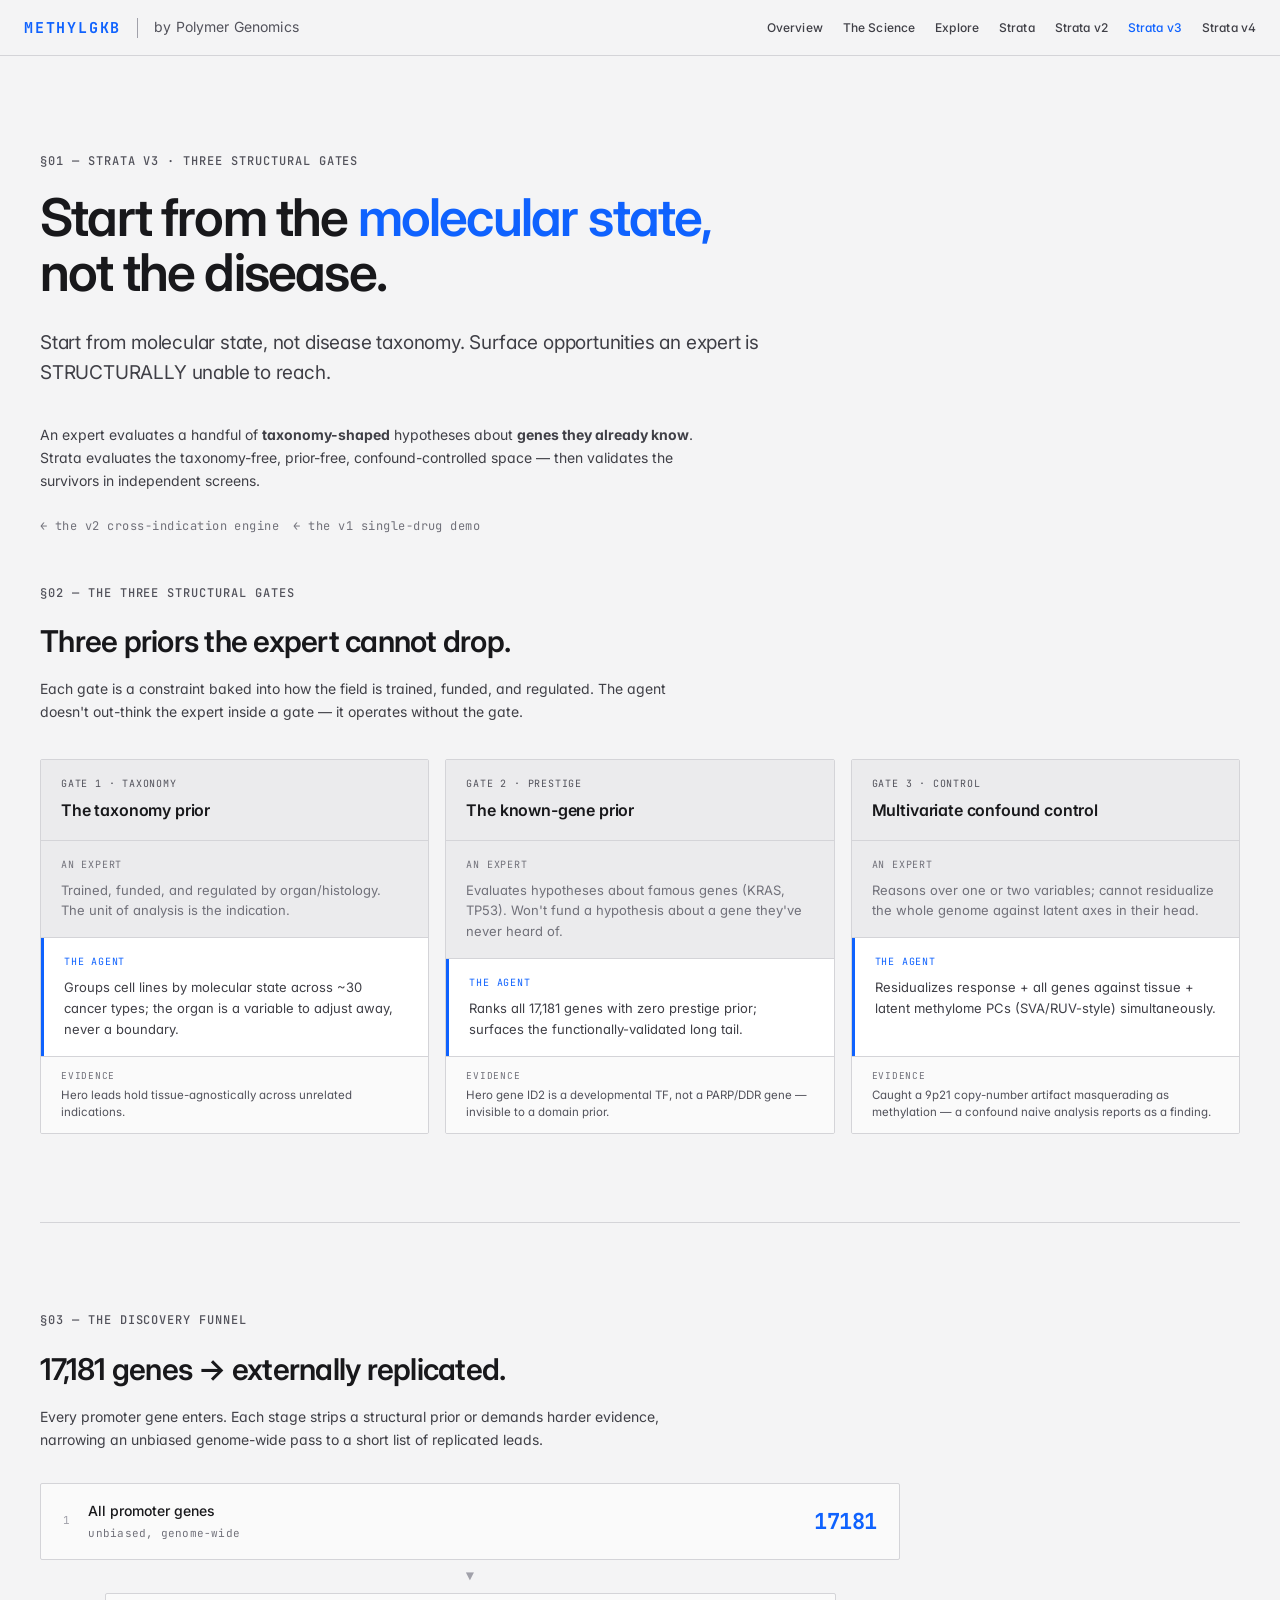
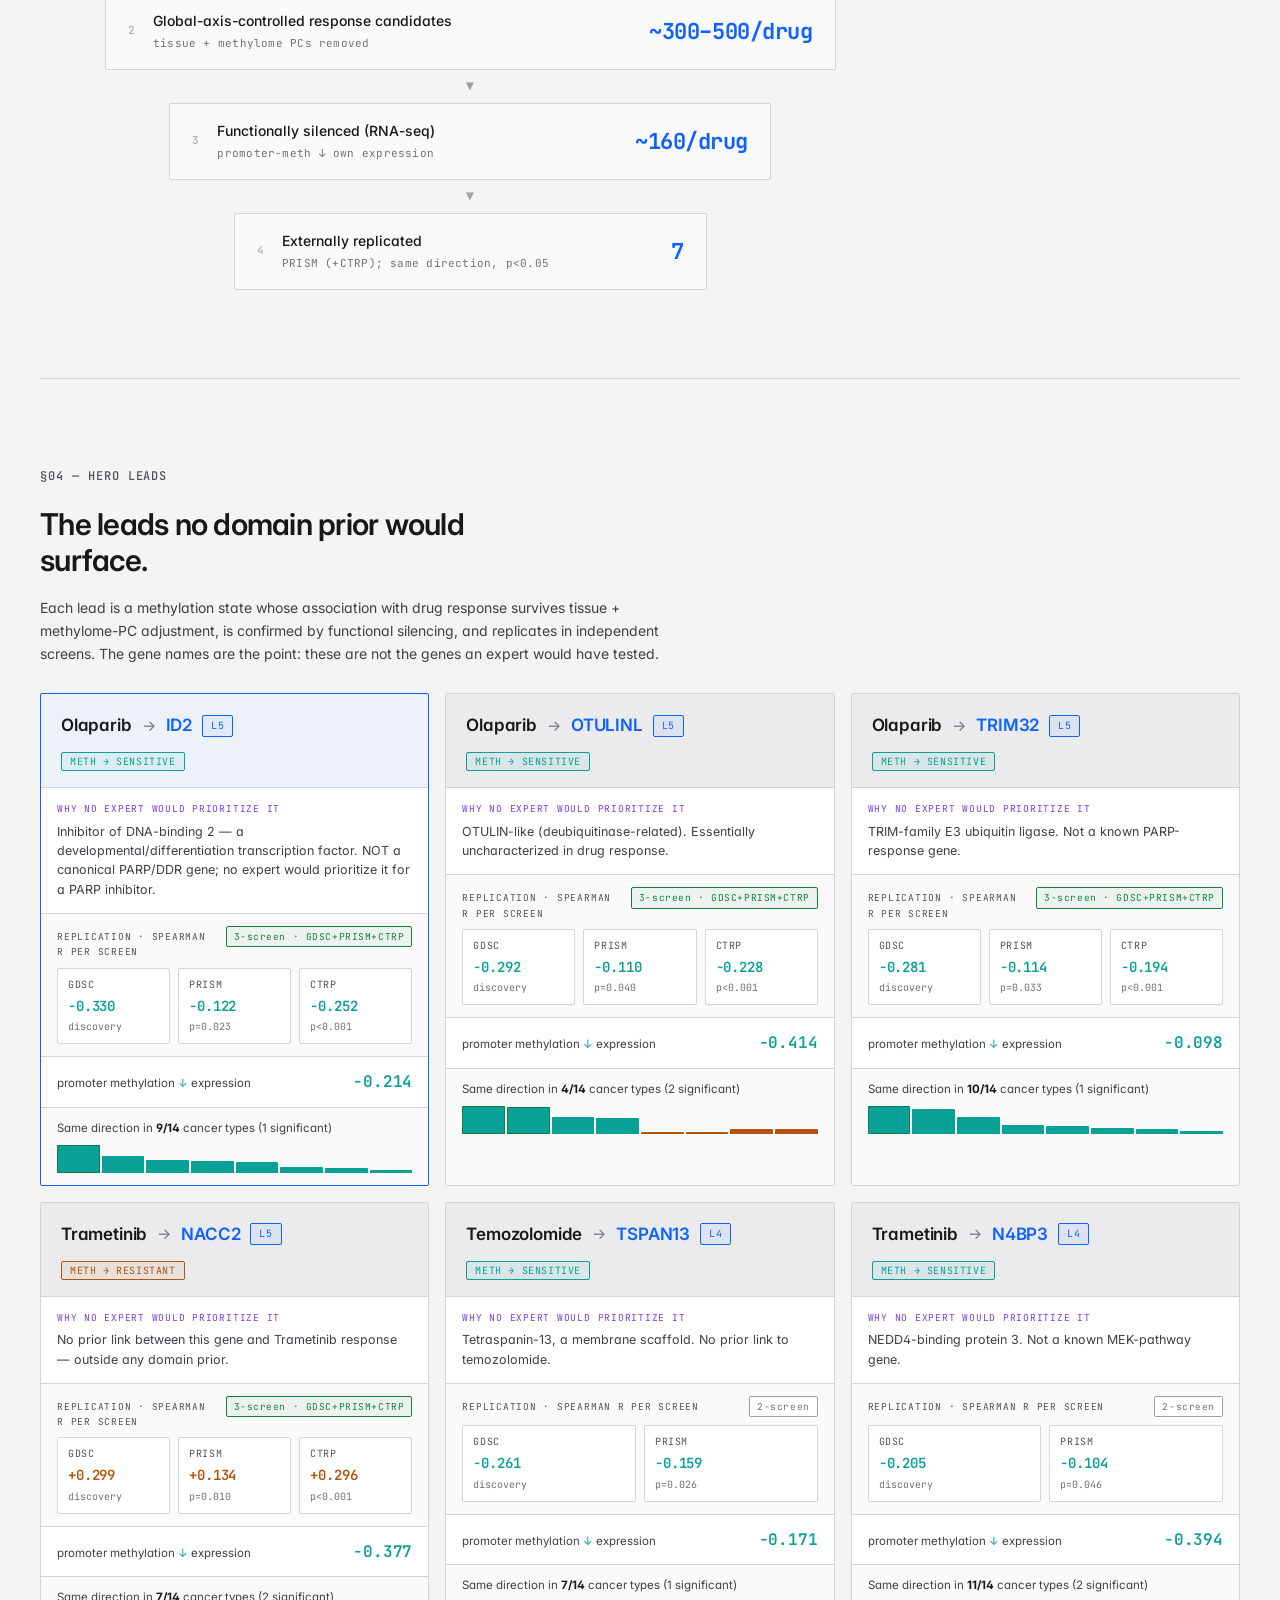
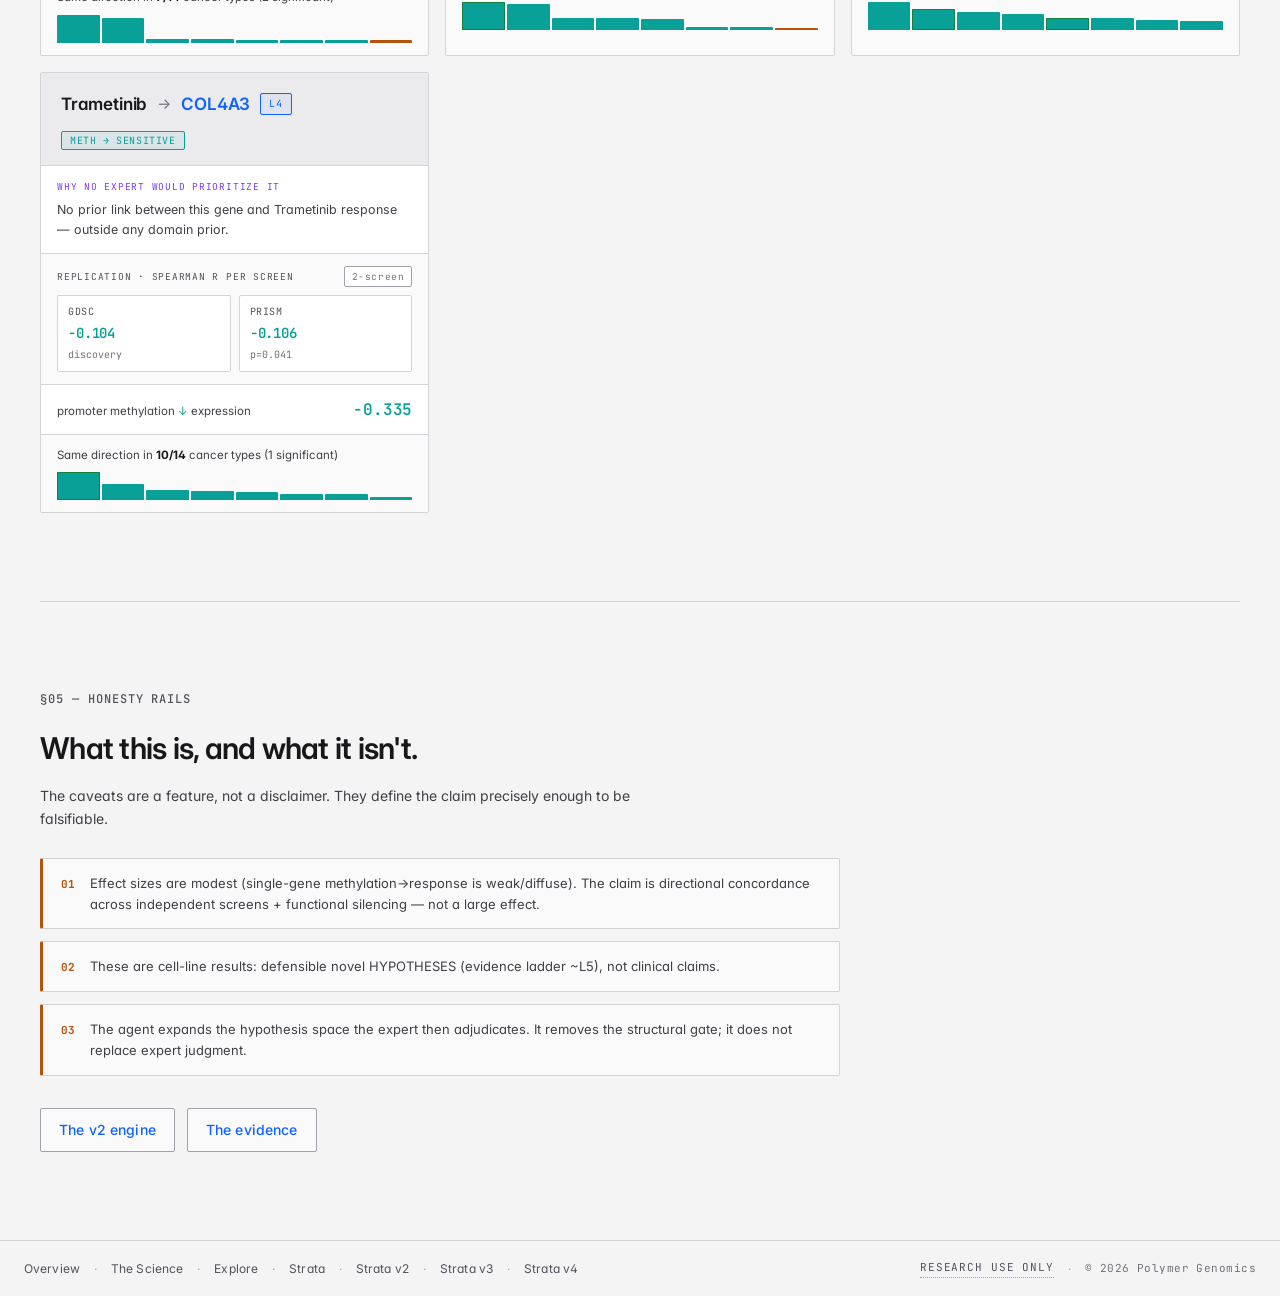
<file: site/strata-v3.html>
<!DOCTYPE html>
<html lang="en">
<head>
<meta charset="UTF-8" />
<meta name="viewport" content="width=device-width, initial-scale=1.0" />
<title>Strata v3 — start from the molecular state · MethylGKB</title>
<meta name="description" content="Strata v3 surfaces drug-response opportunities an expert is structurally unable to reach — taxonomy-free, prior-free, confound-controlled, then externally replicated." />
<link rel="preconnect" href="https://fonts.googleapis.com" />
<link rel="preconnect" href="https://fonts.gstatic.com" crossorigin />
<link href="https://fonts.googleapis.com/css2?family=Inter:wght@400;500;600;700&family=JetBrains+Mono:wght@400;500;700&display=swap" rel="stylesheet" />
<link rel="stylesheet" href="styles.css" />
<link rel="stylesheet" href="strata.css" />
<link rel="stylesheet" href="strata-v2.css" />
<link rel="stylesheet" href="strata-v3.css" />
</head>
<body>

<header class="site-head">
  <a class="brand" href="index.html">METHYLGKB</a>
  <span class="brand-divider"></span>
  <span class="brand-sub">by Polymer Genomics</span>
  <nav class="site-nav">
    <a class="nav-link" href="index.html">Overview</a>
    <a class="nav-link" href="science.html">The Science</a>
    <a class="nav-link" href="explore.html">Explore</a>
    <a class="nav-link" href="strata.html">Strata</a>
    <a class="nav-link" href="strata-v2.html">Strata v2</a>
    <a class="nav-link is-active" href="strata-v3.html">Strata v3</a>
    <a class="nav-link" href="strata-v4.html">Strata v4</a>
  </nav>
</header>

<main>

  <!-- §01 HERO / THESIS -->
  <section class="wrap hero" style="padding-bottom:48px;">
    <p class="section-marker">§01 — Strata v3 · three structural gates</p>
    <h1 style="font-size:clamp(34px,5vw,52px);max-width:22ch;">
      Start from the <span class="em">molecular state,</span> not the disease.
    </h1>

    <p class="lede" id="thesisLede">
      Start from molecular state, not disease taxonomy. Surface opportunities an expert is structurally unable to reach.
    </p>

    <p class="body" style="max-width:74ch;">
      An expert evaluates a handful of <strong>taxonomy-shaped</strong> hypotheses about <strong>genes they
      already know</strong>. Strata evaluates the taxonomy-free, prior-free, confound-controlled space —
      then validates the survivors in independent screens.
    </p>

    <div class="v2-runctl">
      <a class="v2-back" href="strata-v2.html">&larr; the v2 cross-indication engine</a>
      <a class="v2-back" href="strata.html">&larr; the v1 single-drug demo</a>
    </div>
  </section>

  <!-- §02 THE THREE GATES -->
  <section class="wrap section" id="gatesSection" style="padding-top:0;border-top:none;">
    <p class="section-marker">§02 — The three structural gates</p>
    <h2 class="h2">Three priors the expert cannot drop.</h2>
    <p class="body">
      Each gate is a constraint baked into how the field is trained, funded, and regulated.
      The agent doesn't out-think the expert inside a gate — it operates without the gate.
    </p>
    <div class="gates-grid" id="gatesGrid"></div>
  </section>

  <!-- §03 DISCOVERY FUNNEL -->
  <section class="wrap section" id="funnelSection">
    <p class="section-marker">§03 — The discovery funnel</p>
    <h2 class="h2">17,181 genes &rarr; externally replicated.</h2>
    <p class="body">
      Every promoter gene enters. Each stage strips a structural prior or demands harder evidence,
      narrowing an unbiased genome-wide pass to a short list of replicated leads.
    </p>
    <div class="funnel" id="funnel"></div>
  </section>

  <!-- §04 HERO CARDS -->
  <section class="wrap section" id="heroSection">
    <p class="section-marker">§04 — Hero leads</p>
    <h2 class="h2">The leads no domain prior would surface.</h2>
    <p class="body">
      Each lead is a methylation state whose association with drug response survives tissue +
      methylome-PC adjustment, is confirmed by functional silencing, and replicates in independent
      screens. The gene names are the point: these are not the genes an expert would have tested.
    </p>
    <div class="opp-cards" id="heroCards"></div>
  </section>

  <!-- §05 HONESTY RAILS -->
  <section class="wrap section" id="honestySection">
    <p class="section-marker">§05 — Honesty rails</p>
    <h2 class="h2">What this is, and what it isn't.</h2>
    <p class="body">
      The caveats are a feature, not a disclaimer. They define the claim precisely enough to be falsifiable.
    </p>
    <div class="honesty-rails" id="honestyRails"></div>

    <div class="hero-actions" style="margin-top:32px;">
      <a class="btn btn-secondary" href="strata-v2.html">The v2 engine</a>
      <a class="btn btn-secondary" href="science.html">The evidence</a>
    </div>
  </section>

</main>

<footer class="site-foot">
  <div class="foot-links">
    <a href="index.html">Overview</a>
    <span class="foot-dot">&middot;</span>
    <a href="science.html">The Science</a>
    <span class="foot-dot">&middot;</span>
    <a href="explore.html">Explore</a>
    <span class="foot-dot">&middot;</span>
    <a href="strata.html">Strata</a>
    <span class="foot-dot">&middot;</span>
    <a href="strata-v2.html">Strata v2</a>
    <span class="foot-dot">&middot;</span>
    <a href="strata-v3.html">Strata v3</a>
    <span class="foot-dot">&middot;</span>
    <a href="strata-v4.html">Strata v4</a>
  </div>
  <div class="foot-meta">
    <a class="ruo" href="#" title="Not for clinical or diagnostic use. Prototype. Data provided as-is.">Research use only</a>
    <span class="foot-dot">&middot;</span>
    <span class="copy">&copy; 2026 Polymer Genomics</span>
  </div>
</footer>

<script src="strata-v3.js"></script>
</body>
</html>
</file>
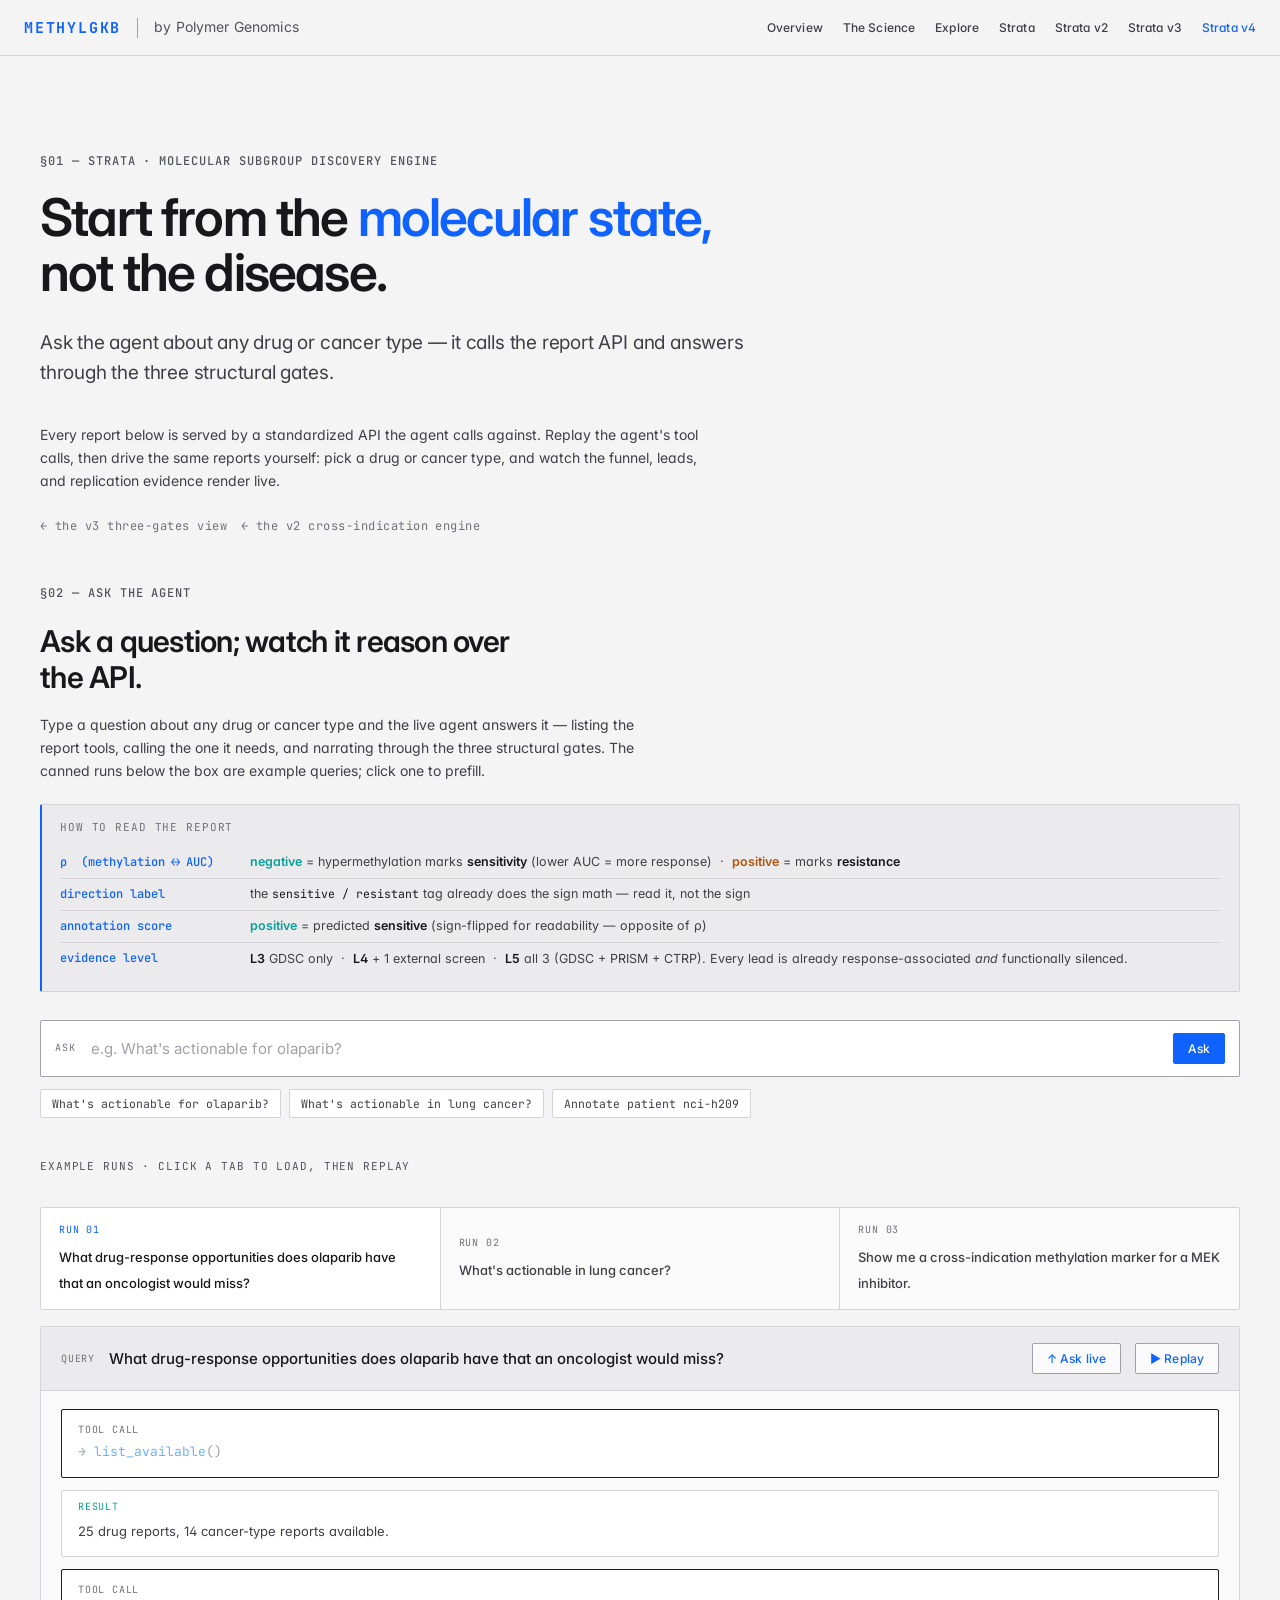
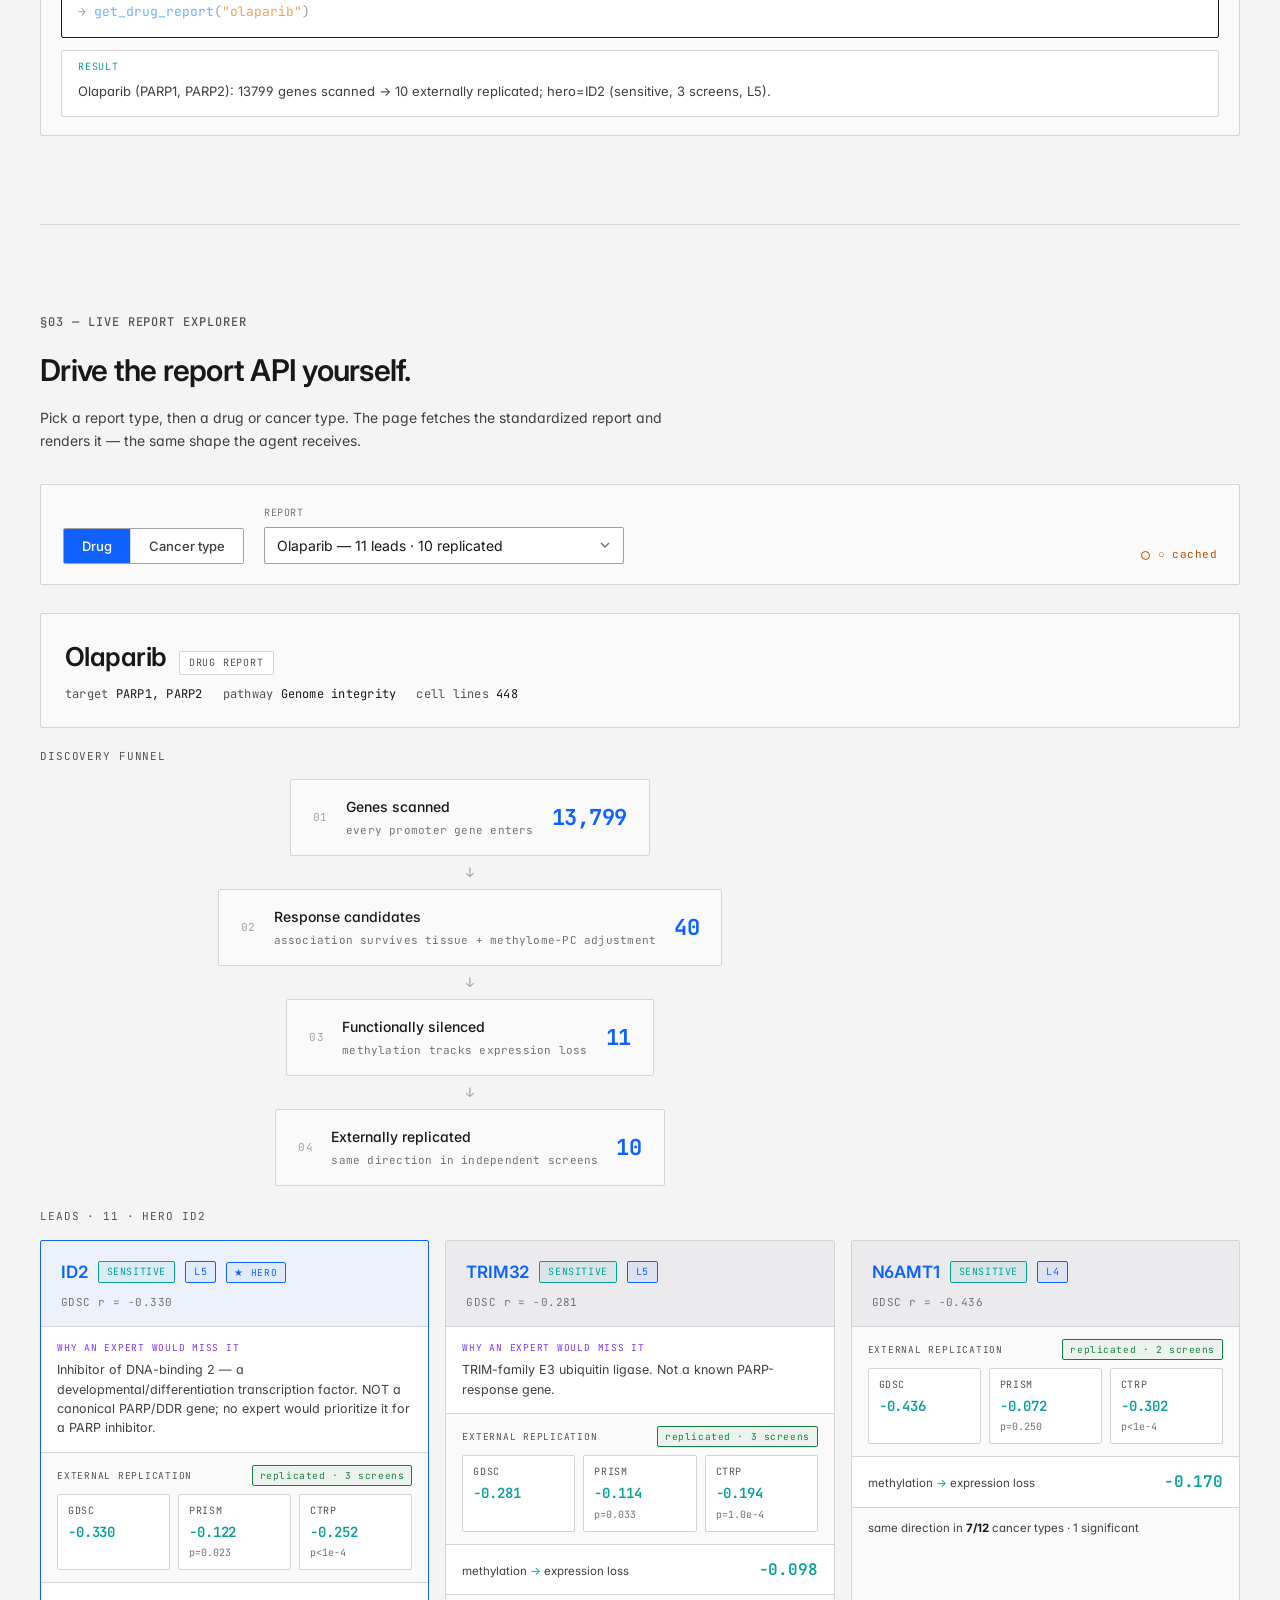
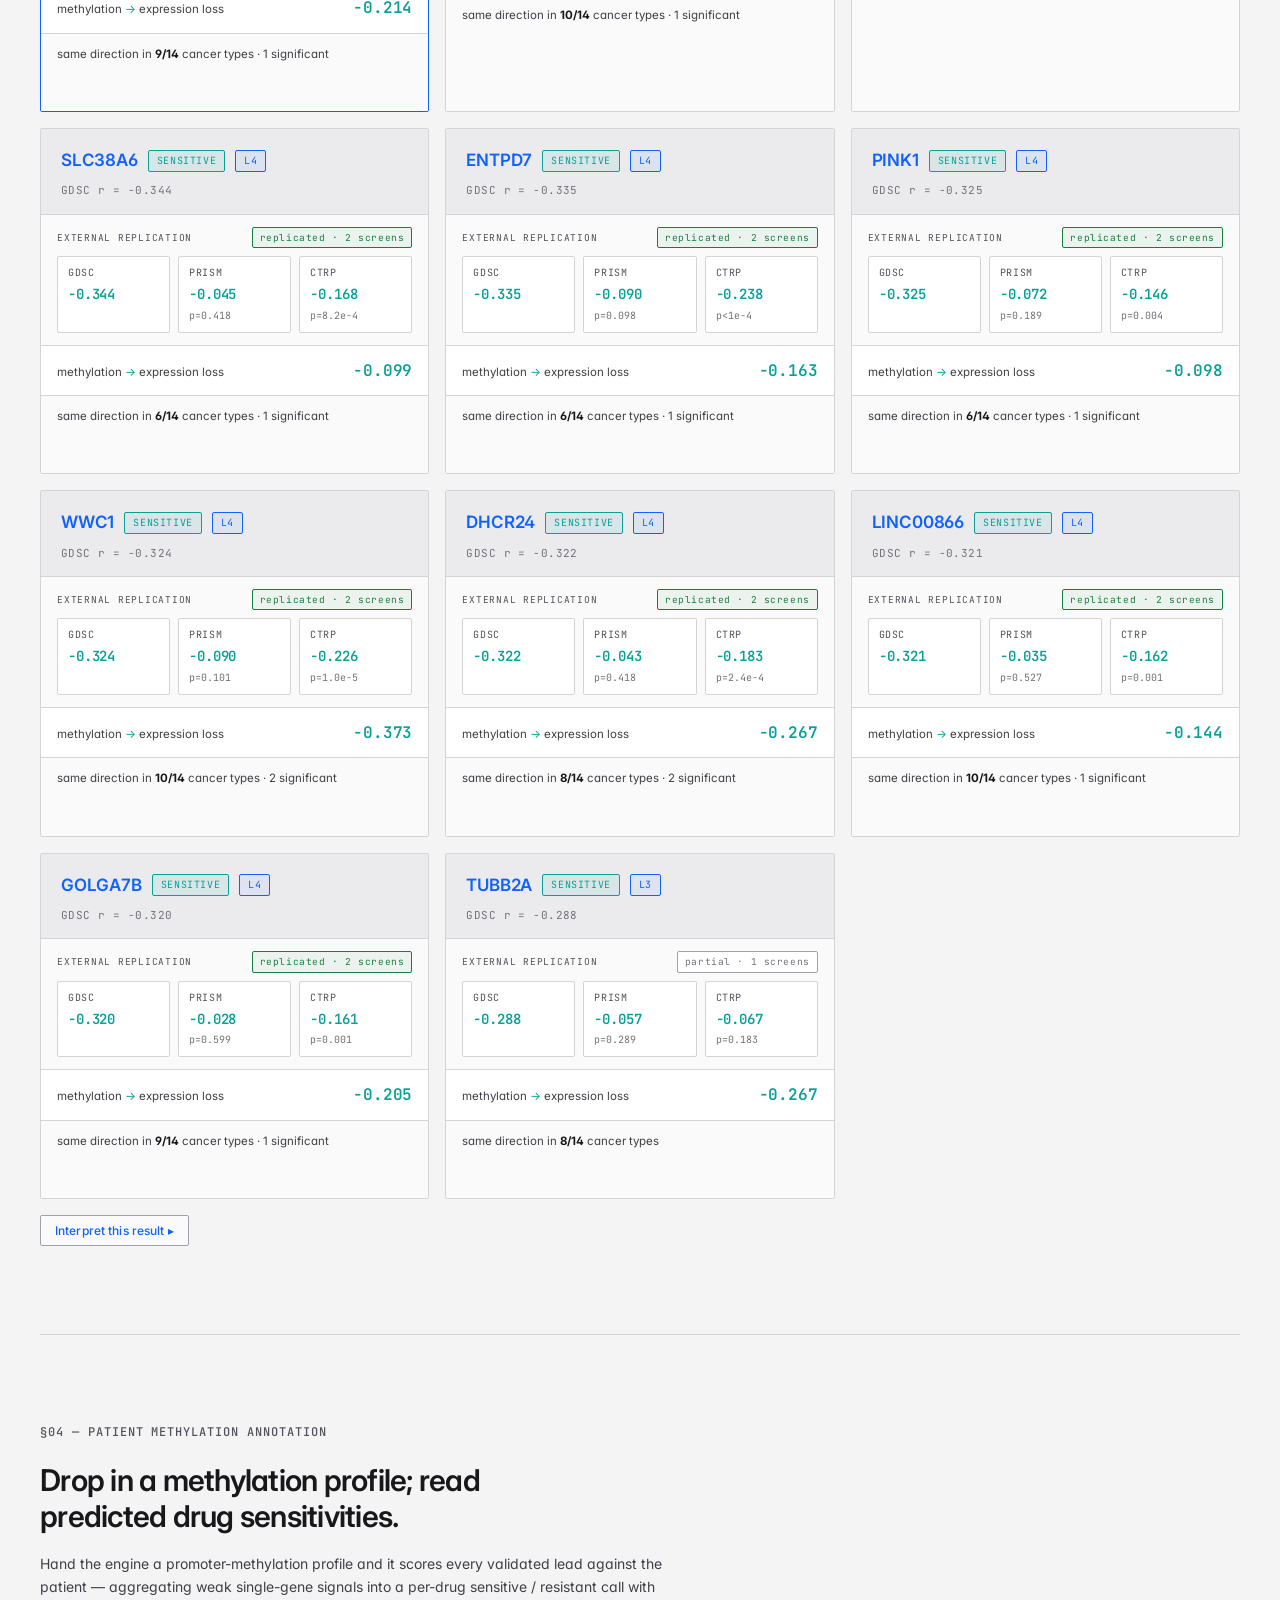
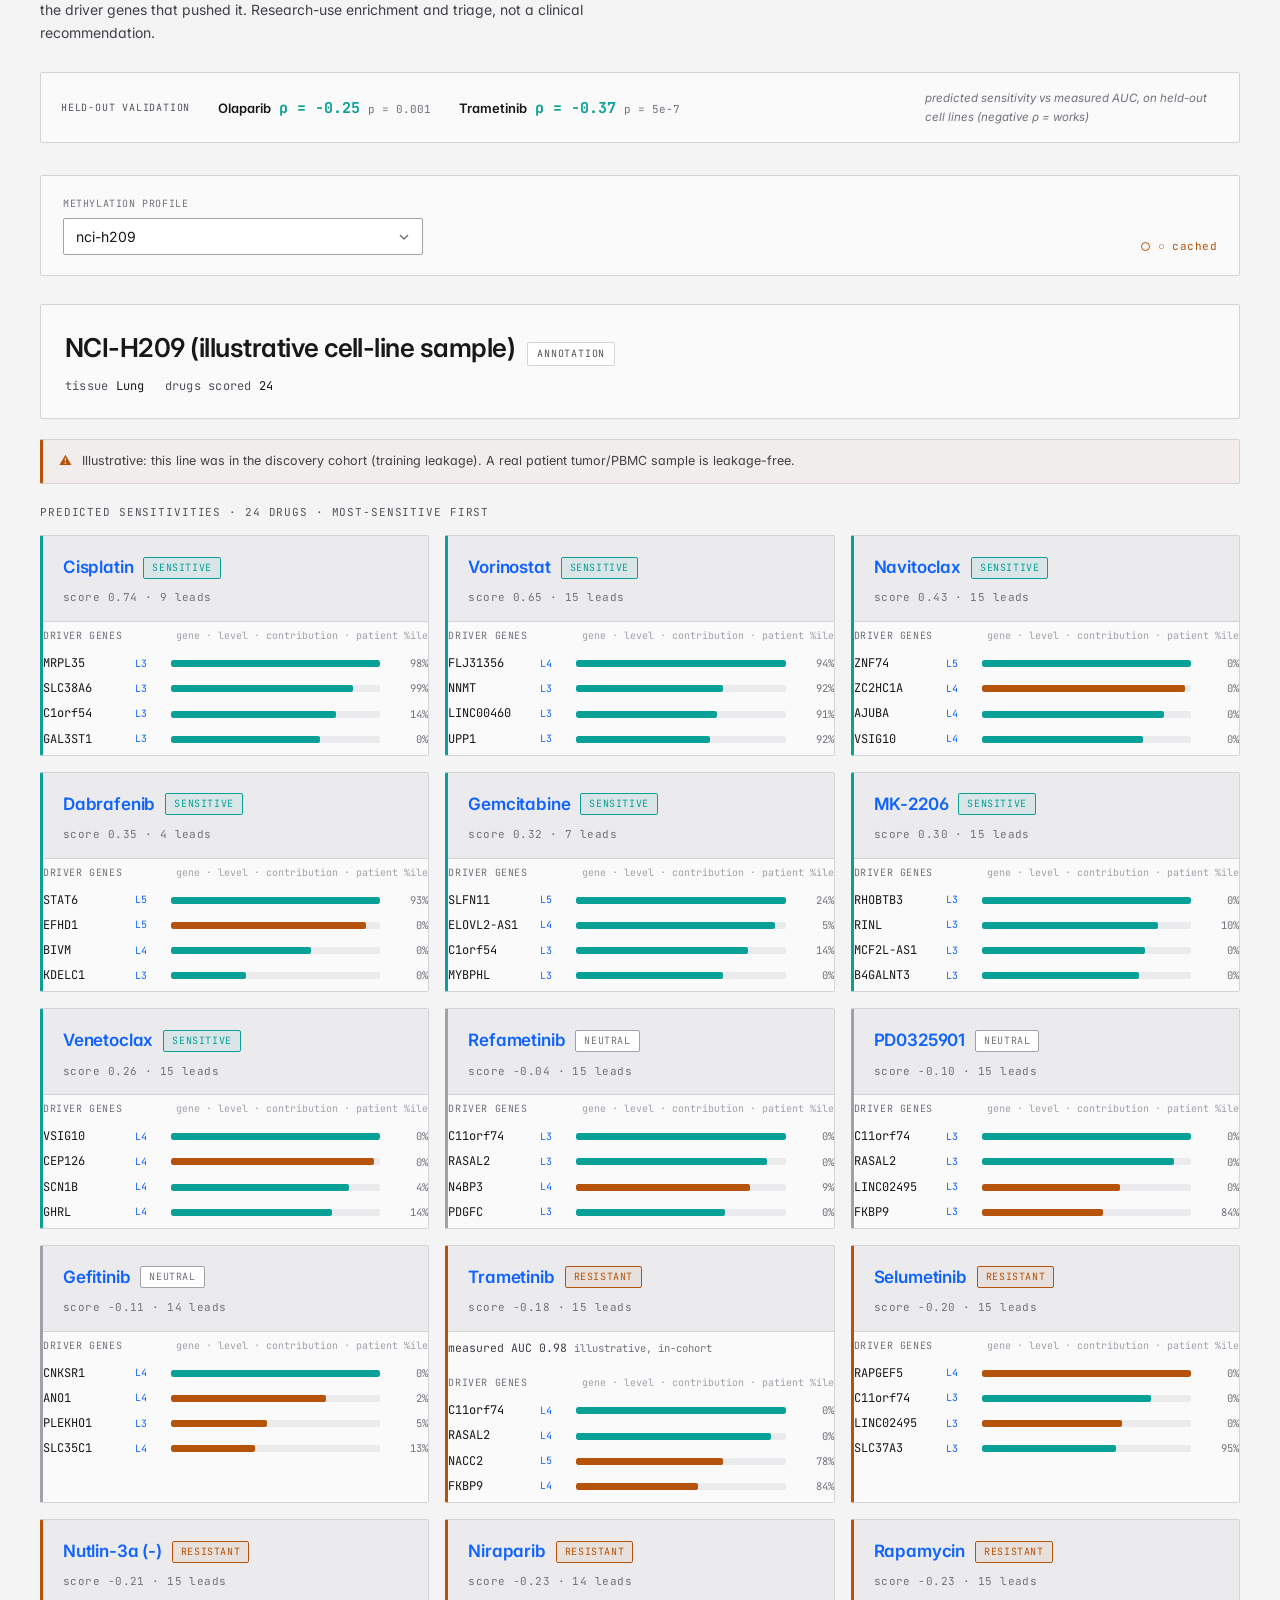
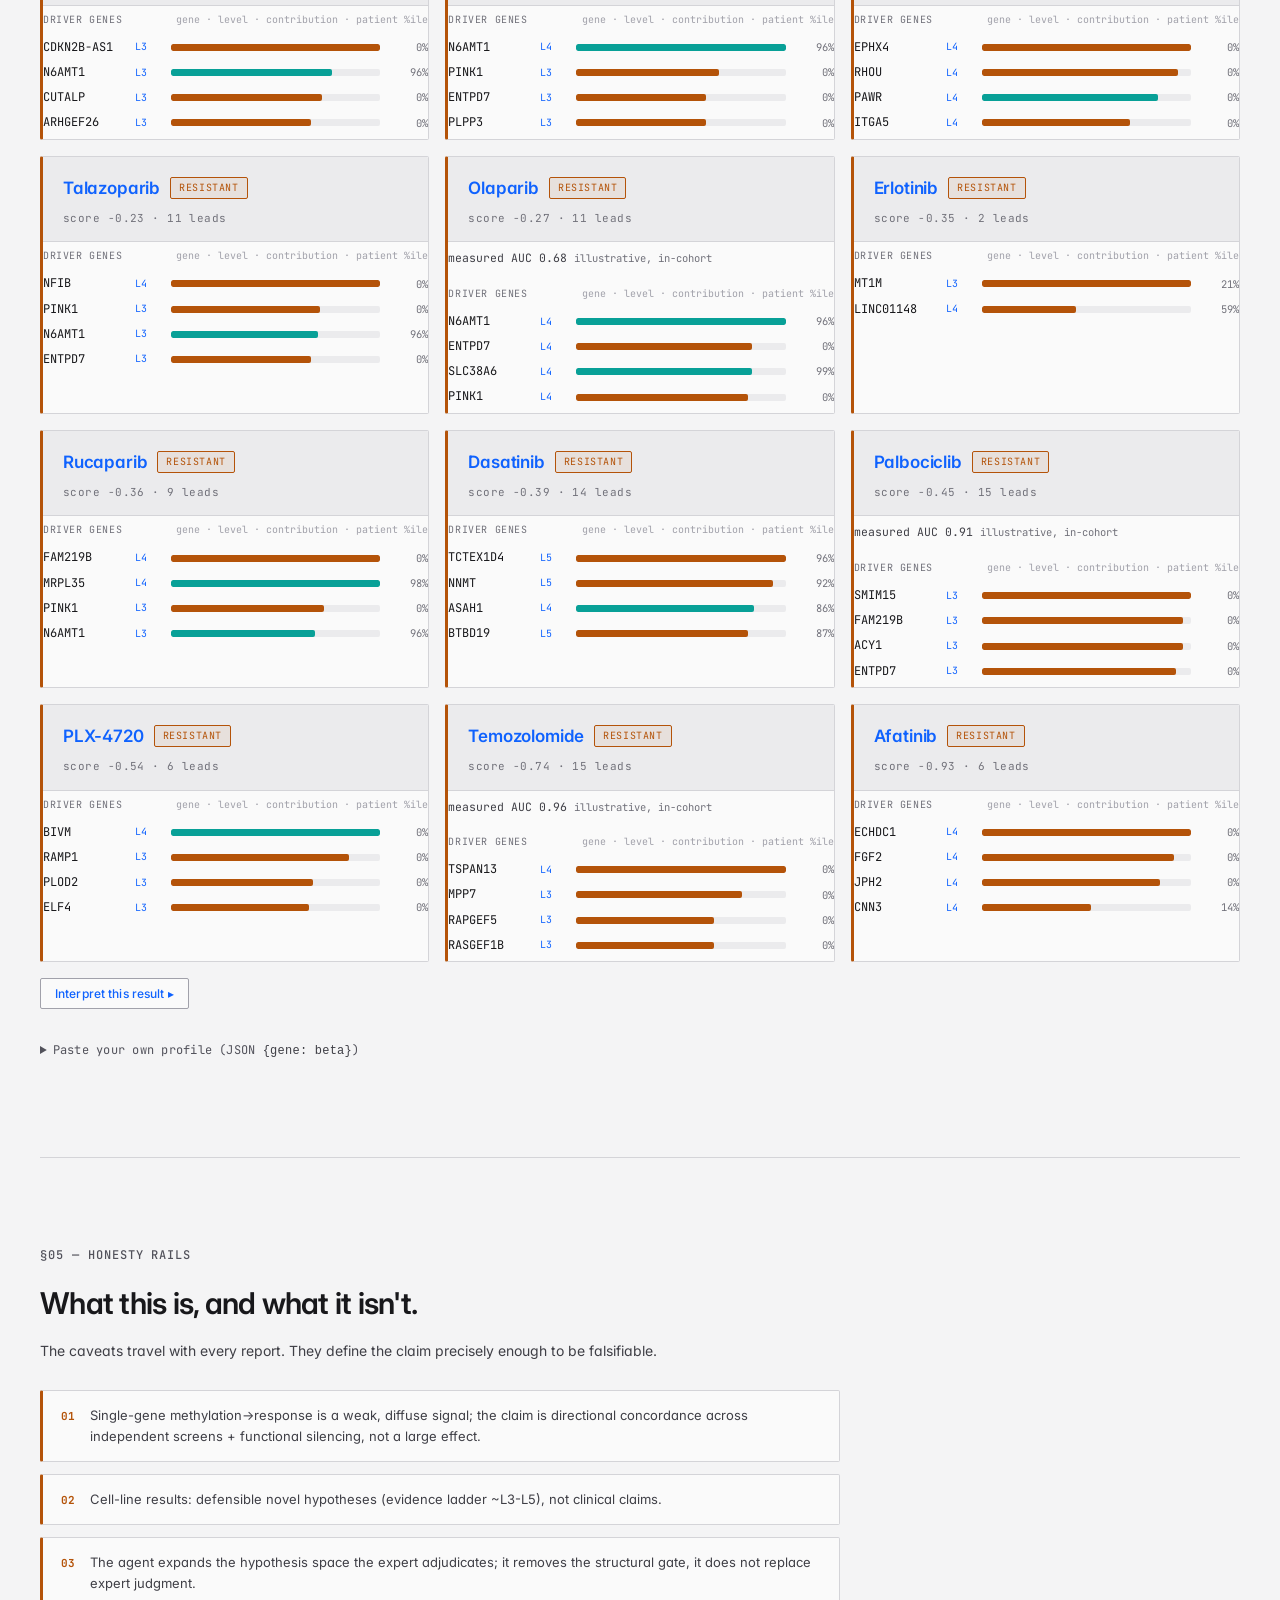
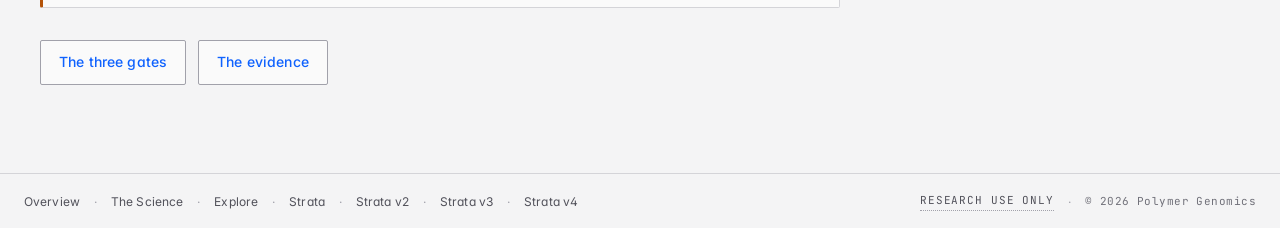
<file: site/strata-v4.html>
<!DOCTYPE html>
<html lang="en">
<head>
<meta charset="UTF-8" />
<meta name="viewport" content="width=device-width, initial-scale=1.0" />
<title>Strata — molecular subgroup discovery engine · MethylGKB</title>
<meta name="description" content="Strata v4 — an interactive report explorer over the live Strata Report API, plus an agent-transcript replay. Ask the agent about any drug or cancer type; it answers through the three structural gates." />
<link rel="preconnect" href="https://fonts.googleapis.com" />
<link rel="preconnect" href="https://fonts.gstatic.com" crossorigin />
<link href="https://fonts.googleapis.com/css2?family=Inter:wght@400;500;600;700&family=JetBrains+Mono:wght@400;500;700&display=swap" rel="stylesheet" />
<link rel="stylesheet" href="styles.css" />
<link rel="stylesheet" href="strata.css" />
<link rel="stylesheet" href="strata-v2.css" />
<link rel="stylesheet" href="strata-v3.css" />
<link rel="stylesheet" href="strata-v4.css" />
</head>
<body>

<header class="site-head">
  <a class="brand" href="index.html">METHYLGKB</a>
  <span class="brand-divider"></span>
  <span class="brand-sub">by Polymer Genomics</span>
  <nav class="site-nav">
    <a class="nav-link" href="index.html">Overview</a>
    <a class="nav-link" href="science.html">The Science</a>
    <a class="nav-link" href="explore.html">Explore</a>
    <a class="nav-link" href="strata.html">Strata</a>
    <a class="nav-link" href="strata-v2.html">Strata v2</a>
    <a class="nav-link" href="strata-v3.html">Strata v3</a>
    <a class="nav-link is-active" href="strata-v4.html">Strata v4</a>
  </nav>
</header>

<main>

  <!-- §01 HERO / FRAMING -->
  <section class="wrap hero" style="padding-bottom:48px;">
    <p class="section-marker">§01 — Strata · molecular subgroup discovery engine</p>
    <h1 style="font-size:clamp(34px,5vw,52px);max-width:22ch;">
      Start from the <span class="em">molecular state,</span> not the disease.
    </h1>

    <p class="lede">
      Ask the agent about any drug or cancer type — it calls the report API and answers through the
      three structural gates.
    </p>

    <p class="body" style="max-width:74ch;">
      Every report below is served by a standardized API the agent calls against. Replay the agent's
      tool calls, then drive the same reports yourself: pick a drug or cancer type, and watch the
      funnel, leads, and replication evidence render live.
    </p>

    <div class="v2-runctl">
      <a class="v2-back" href="strata-v3.html">&larr; the v3 three-gates view</a>
      <a class="v2-back" href="strata-v2.html">&larr; the v2 cross-indication engine</a>
    </div>
  </section>

  <!-- §02 ASK THE AGENT (live) + TRANSCRIPT REPLAY -->
  <section class="wrap section" id="transcriptSection" style="padding-top:0;border-top:none;">
    <p class="section-marker">§02 — Ask the agent</p>
    <h2 class="h2">Ask a question; watch it reason over the API.</h2>
    <p class="body">
      Type a question about any drug or cancer type and the live agent answers it — listing the
      report tools, calling the one it needs, and narrating through the three structural gates.
      The canned runs below the box are example queries; click one to prefill.
    </p>

    <div class="v4-legend">
      <div class="v4-legend-title">How to read the report</div>
      <table class="v4-legend-tbl">
        <tbody>
        <tr>
          <th>ρ &nbsp;(methylation ↔ AUC)</th>
          <td><span class="v4-lg-neg">negative</span> = hypermethylation marks <b>sensitivity</b> (lower AUC = more response) &nbsp;·&nbsp; <span class="v4-lg-pos">positive</span> = marks <b>resistance</b></td>
        </tr>
        <tr>
          <th>direction label</th>
          <td>the <code>sensitive / resistant</code> tag already does the sign math — read it, not the sign</td>
        </tr>
        <tr>
          <th>annotation score</th>
          <td><span class="v4-lg-neg">positive</span> = predicted <b>sensitive</b> (sign-flipped for readability — opposite of ρ)</td>
        </tr>
        <tr>
          <th>evidence level</th>
          <td><b>L3</b> GDSC only &nbsp;·&nbsp; <b>L4</b> + 1 external screen &nbsp;·&nbsp; <b>L5</b> all 3 (GDSC + PRISM + CTRP). Every lead is already response-associated <em>and</em> functionally silenced.</td>
        </tr>
        </tbody>
      </table>
    </div>

    <div class="v4-ask">
      <form class="v4-ask-bar" id="askForm">
        <span class="v4-ask-lbl">ASK</span>
        <input class="v4-ask-input" id="askInput" type="text" autocomplete="off"
          placeholder="e.g. What's actionable for olaparib?" />
        <button class="btn btn-primary btn-sm" id="askBtn" type="submit">Ask</button>
      </form>
      <div class="v4-ask-chips" id="askChips"></div>
      <div class="v4-ask-shell" id="askShell" hidden>
        <div class="v4-ask-shell-bar">
          <span class="v4-tq-label">QUERY</span>
          <span class="v4-tq" id="askQuery"></span>
          <span class="v4-ask-mode" id="askMode" hidden></span>
        </div>
        <div class="transcript" id="askTranscript"></div>
        <div class="v4-answer" id="askAnswer" hidden></div>
      </div>
    </div>

    <p class="v4-sub-marker" style="margin-top:40px;">Example runs · click a tab to load, then replay</p>
    <div class="v4-tabs" id="transcriptTabs"></div>
    <div class="v4-transcript-shell">
      <div class="v4-transcript-bar">
        <span class="v4-tq-label">QUERY</span>
        <span class="v4-tq" id="transcriptQuery"></span>
        <button class="btn btn-secondary btn-sm" id="askPrefillBtn" type="button" title="Send this query to the live agent above">&#8593; Ask live</button>
        <button class="btn btn-secondary btn-sm" id="replayBtn" type="button">&#9654; Replay</button>
      </div>
      <div class="transcript" id="transcript"></div>
      <div class="v4-answer" id="transcriptAnswer" hidden></div>
    </div>
  </section>

  <!-- §03 LIVE REPORT EXPLORER -->
  <section class="wrap section" id="explorerSection">
    <p class="section-marker">§03 — Live report explorer</p>
    <h2 class="h2">Drive the report API yourself.</h2>
    <p class="body">
      Pick a report type, then a drug or cancer type. The page fetches the standardized report and
      renders it — the same shape the agent receives.
    </p>

    <div class="v4-explorer-ctrl">
      <div class="v4-toggle" id="reportToggle">
        <button class="v4-toggle-btn is-active" data-kind="drug" type="button">Drug</button>
        <button class="v4-toggle-btn" data-kind="cancer_type" type="button">Cancer type</button>
      </div>
      <div class="v4-select-wrap">
        <label class="v4-select-lbl" for="reportSelect">Report</label>
        <select class="v4-select" id="reportSelect"></select>
      </div>
      <div class="v4-source" id="sourceIndicator" title="which source answered the fetch">
        <span class="v4-source-dot"></span>
        <span class="v4-source-txt">—</span>
      </div>
    </div>

    <div id="reportOut" class="v4-report-out"></div>

    <button class="btn btn-secondary btn-sm v4-interpret-btn" id="reportInterpretBtn" type="button" hidden>
      Interpret this result &#9656;
    </button>
    <div class="v4-interpret" id="reportInterpretOut" hidden></div>
  </section>

  <!-- §04 PATIENT METHYLATION ANNOTATION -->
  <section class="wrap section" id="annotateSection">
    <p class="section-marker">§04 — Patient methylation annotation</p>
    <h2 class="h2">Drop in a methylation profile; read predicted drug sensitivities.</h2>
    <p class="body">
      Hand the engine a promoter-methylation profile and it scores every validated lead against the
      patient — aggregating weak single-gene signals into a per-drug sensitive / resistant call with
      the driver genes that pushed it. Research-use enrichment and triage, not a clinical
      recommendation.
    </p>

    <div class="v4-stat-strip">
      <div class="v4-stat-strip-lbl">Held-out validation</div>
      <div class="v4-stat">
        <span class="v4-stat-drug">Olaparib</span>
        <span class="v4-stat-rho">&rho; = &minus;0.25</span>
        <span class="v4-stat-p">p = 0.001</span>
      </div>
      <div class="v4-stat">
        <span class="v4-stat-drug">Trametinib</span>
        <span class="v4-stat-rho">&rho; = &minus;0.37</span>
        <span class="v4-stat-p">p = 5e&minus;7</span>
      </div>
      <div class="v4-stat-note">
        predicted sensitivity vs measured AUC, on held-out cell lines (negative &rho; = works)
      </div>
    </div>

    <div class="v4-explorer-ctrl">
      <div class="v4-select-wrap">
        <label class="v4-select-lbl" for="profileSelect">Methylation profile</label>
        <select class="v4-select" id="profileSelect"></select>
      </div>
      <div class="v4-source" id="annotateSource" title="which source answered the annotate call">
        <span class="v4-source-dot"></span>
        <span class="v4-source-txt">&mdash;</span>
      </div>
    </div>

    <div id="annotateOut" class="v4-report-out"></div>

    <button class="btn btn-secondary btn-sm v4-interpret-btn" id="annotateInterpretBtn" type="button" hidden>
      Interpret this result &#9656;
    </button>
    <div class="v4-interpret" id="annotateInterpretOut" hidden></div>

    <details class="v4-paste">
      <summary class="v4-paste-summary">Paste your own profile (JSON <code>{gene: beta}</code>)</summary>
      <p class="v4-paste-note">
        A real patient tumor or PBMC sample is leakage-free — the honest input. Betas in [0, 1].
      </p>
      <textarea class="v4-paste-area" id="pasteArea" rows="5"
        placeholder='{"ID2": 0.82, "SLFN11": 0.05, "MGMT": 0.91}'></textarea>
      <button class="btn btn-secondary btn-sm" id="pasteBtn" type="button">Annotate profile</button>
    </details>
  </section>

  <!-- §05 HONESTY RAILS -->
  <section class="wrap section" id="honestySection">
    <p class="section-marker">§05 — Honesty rails</p>
    <h2 class="h2">What this is, and what it isn't.</h2>
    <p class="body">
      The caveats travel with every report. They define the claim precisely enough to be falsifiable.
    </p>
    <div class="honesty-rails" id="honestyRails"></div>

    <div class="hero-actions" style="margin-top:32px;">
      <a class="btn btn-secondary" href="strata-v3.html">The three gates</a>
      <a class="btn btn-secondary" href="science.html">The evidence</a>
    </div>
  </section>

</main>

<footer class="site-foot">
  <div class="foot-links">
    <a href="index.html">Overview</a>
    <span class="foot-dot">&middot;</span>
    <a href="science.html">The Science</a>
    <span class="foot-dot">&middot;</span>
    <a href="explore.html">Explore</a>
    <span class="foot-dot">&middot;</span>
    <a href="strata.html">Strata</a>
    <span class="foot-dot">&middot;</span>
    <a href="strata-v2.html">Strata v2</a>
    <span class="foot-dot">&middot;</span>
    <a href="strata-v3.html">Strata v3</a>
    <span class="foot-dot">&middot;</span>
    <a href="strata-v4.html">Strata v4</a>
  </div>
  <div class="foot-meta">
    <a class="ruo" href="#" title="Not for clinical or diagnostic use. Prototype. Data provided as-is.">Research use only</a>
    <span class="foot-dot">&middot;</span>
    <span class="copy">&copy; 2026 Polymer Genomics</span>
  </div>
</footer>

<script src="strata-v4.js"></script>
</body>
</html>
</file>
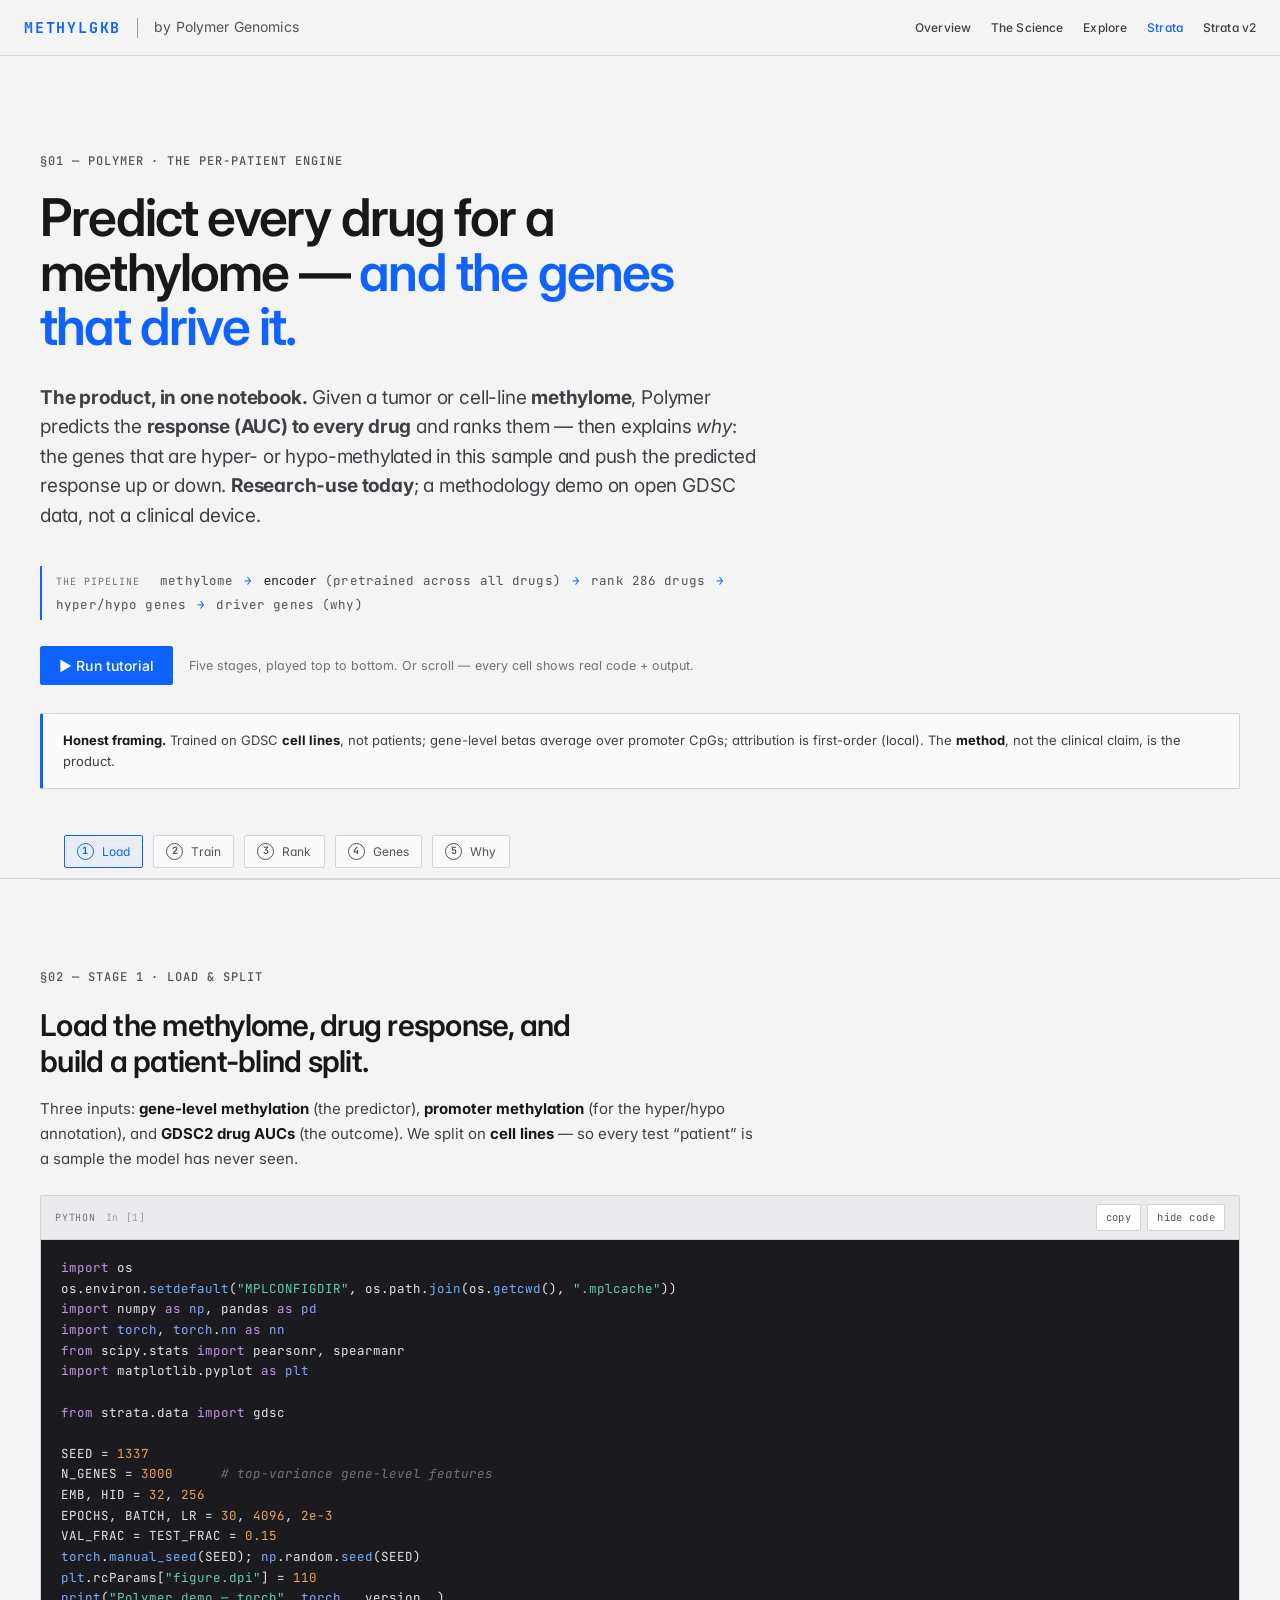
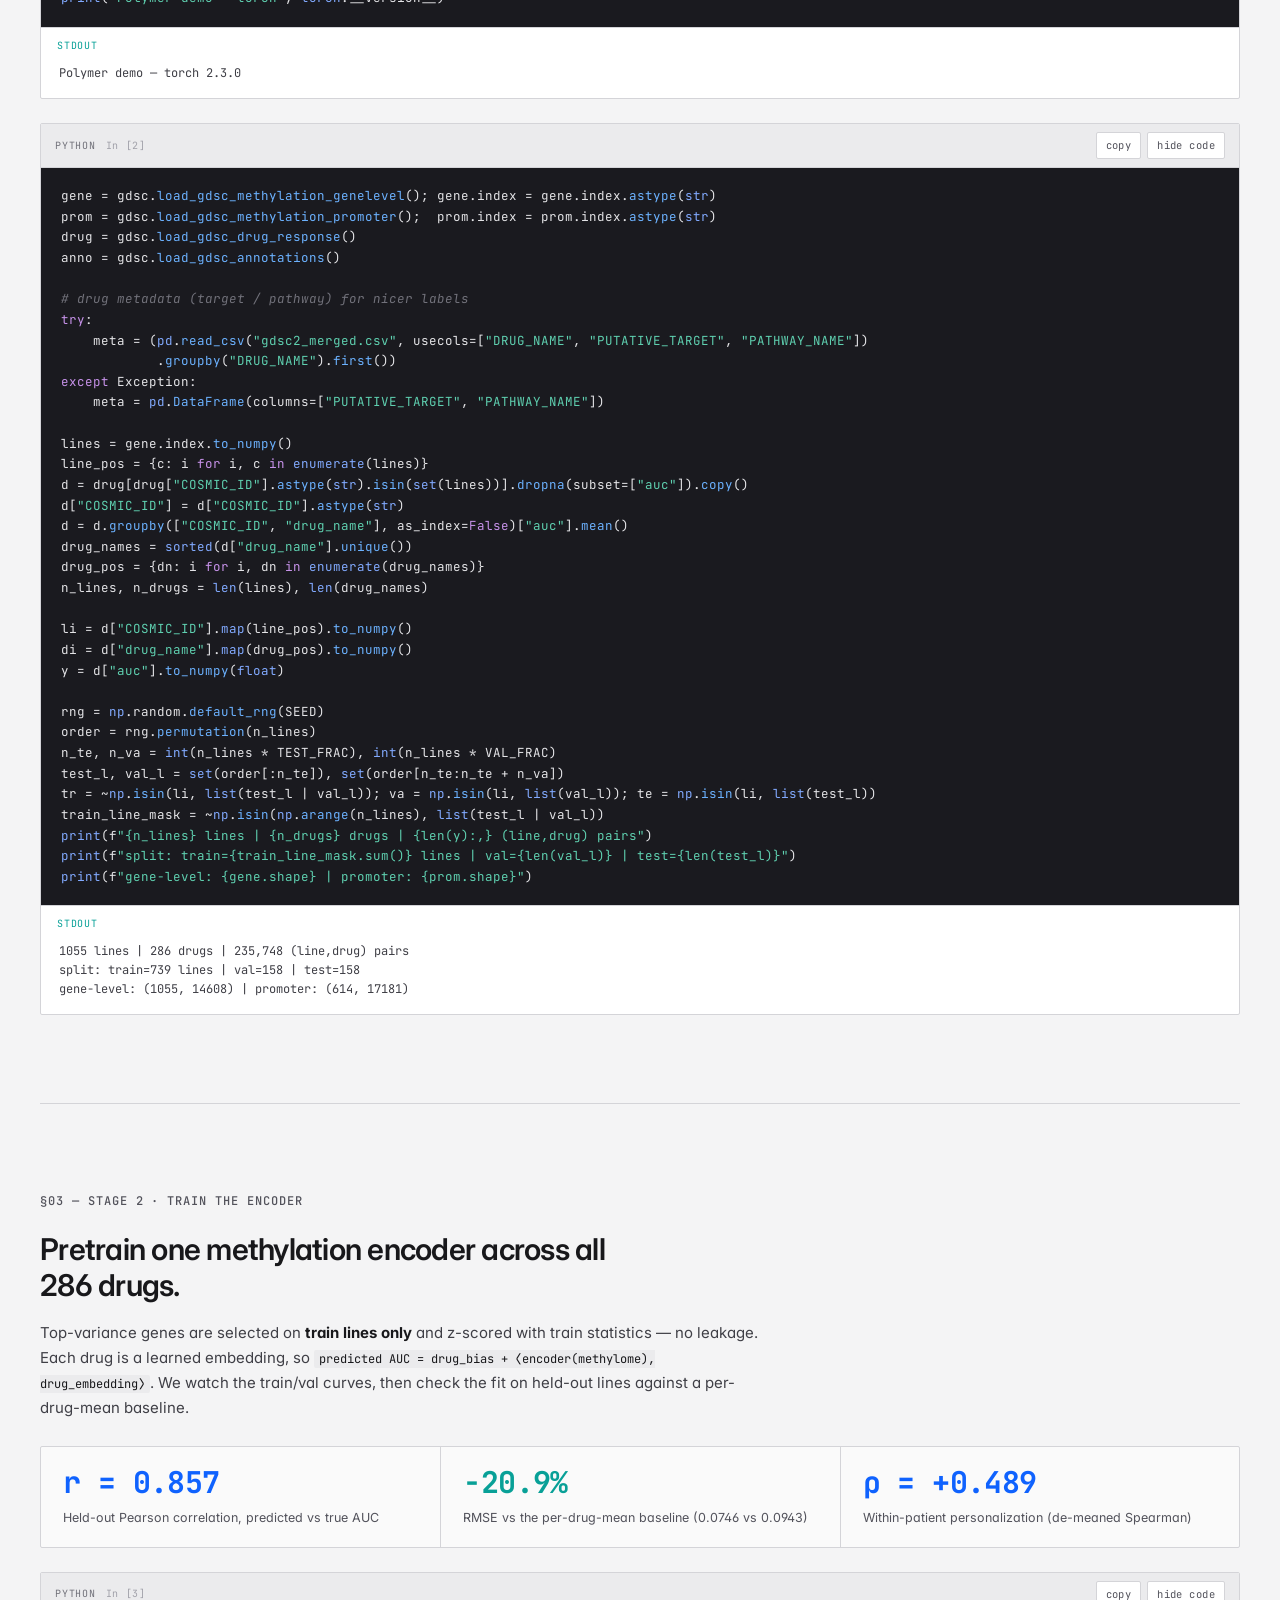
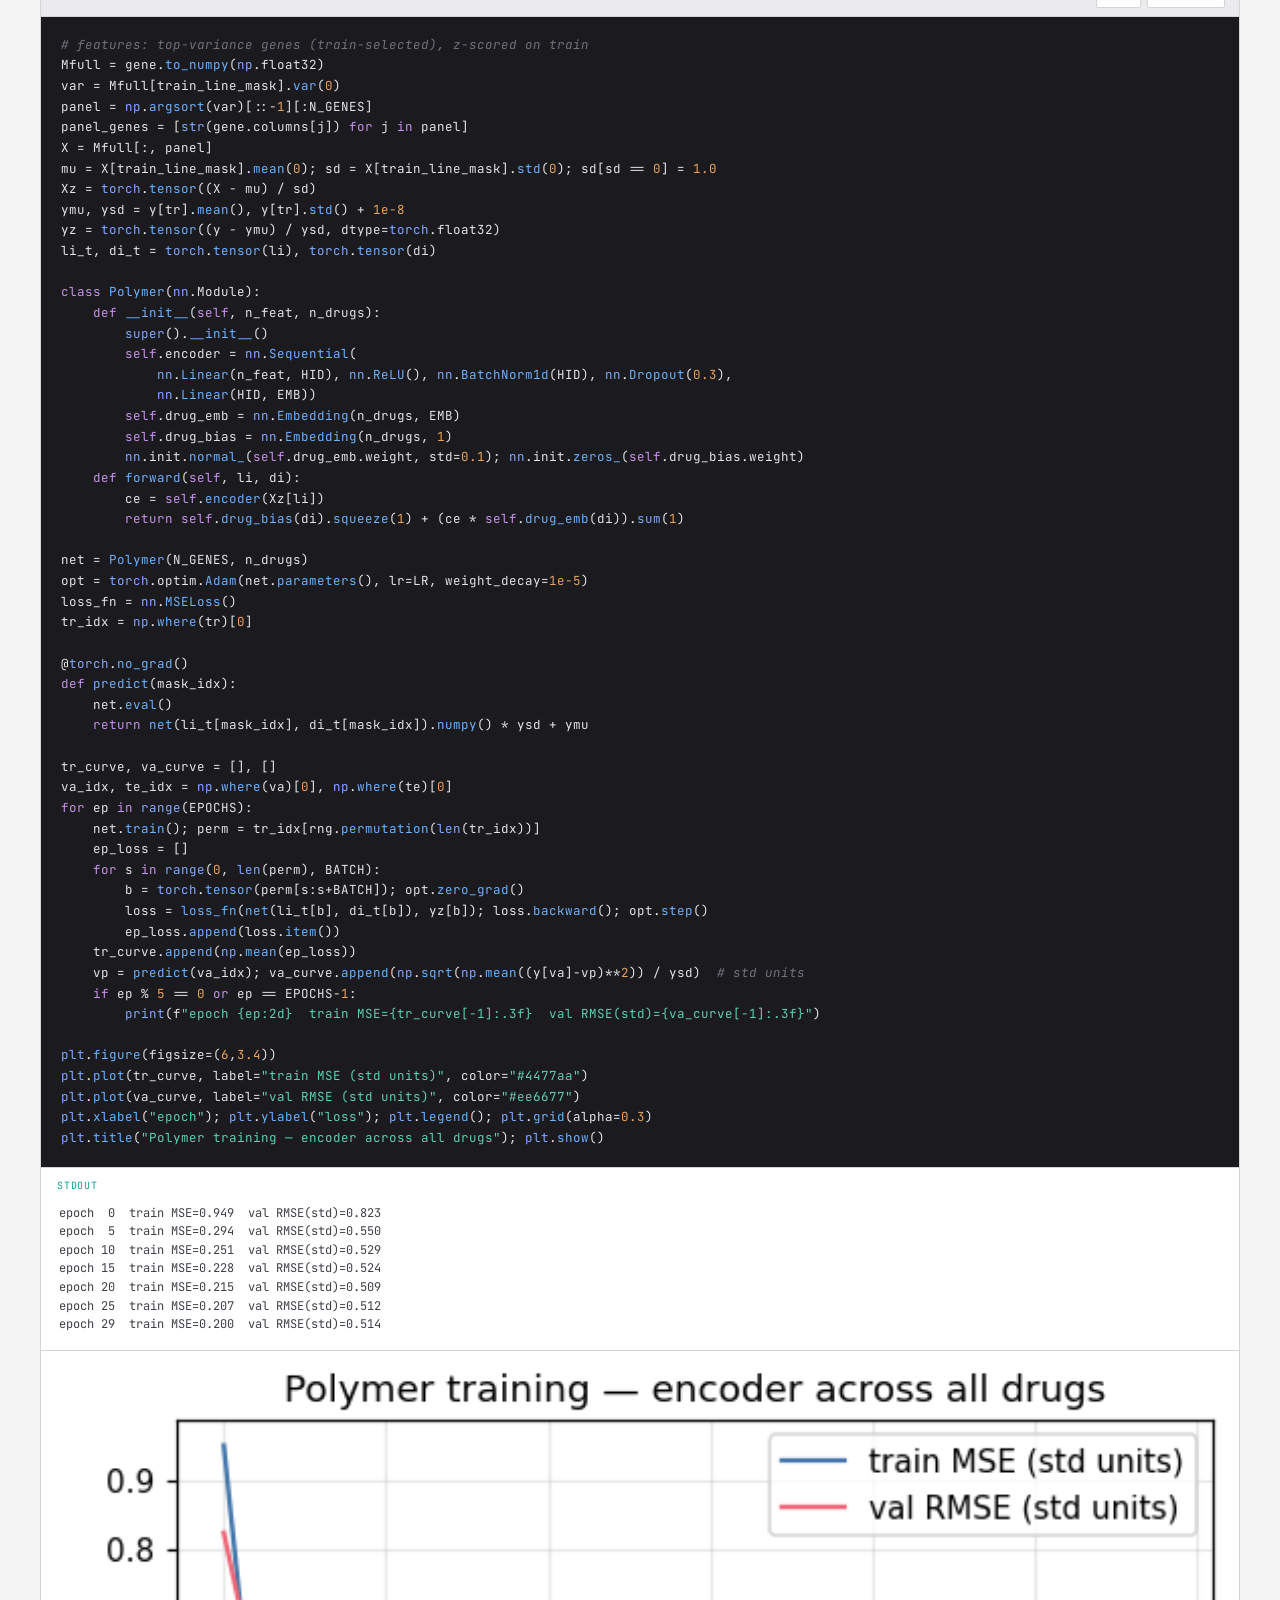
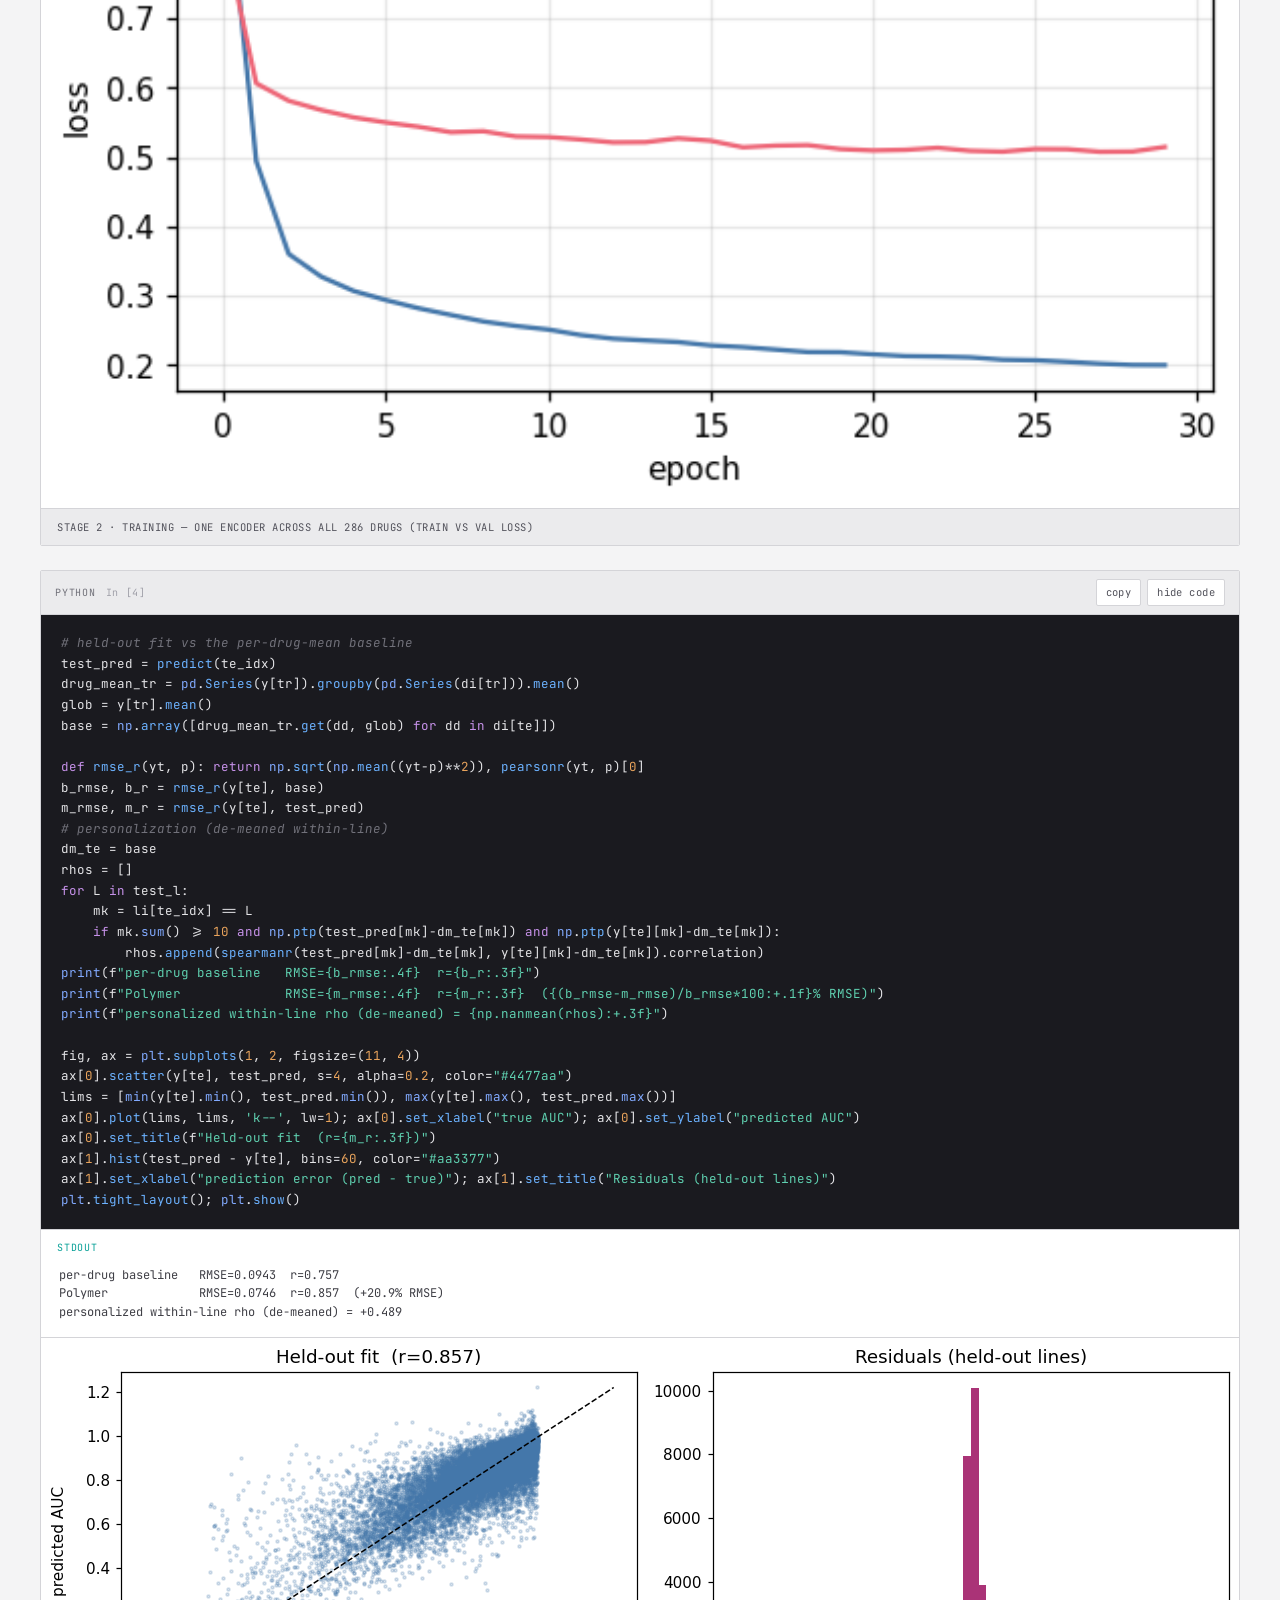
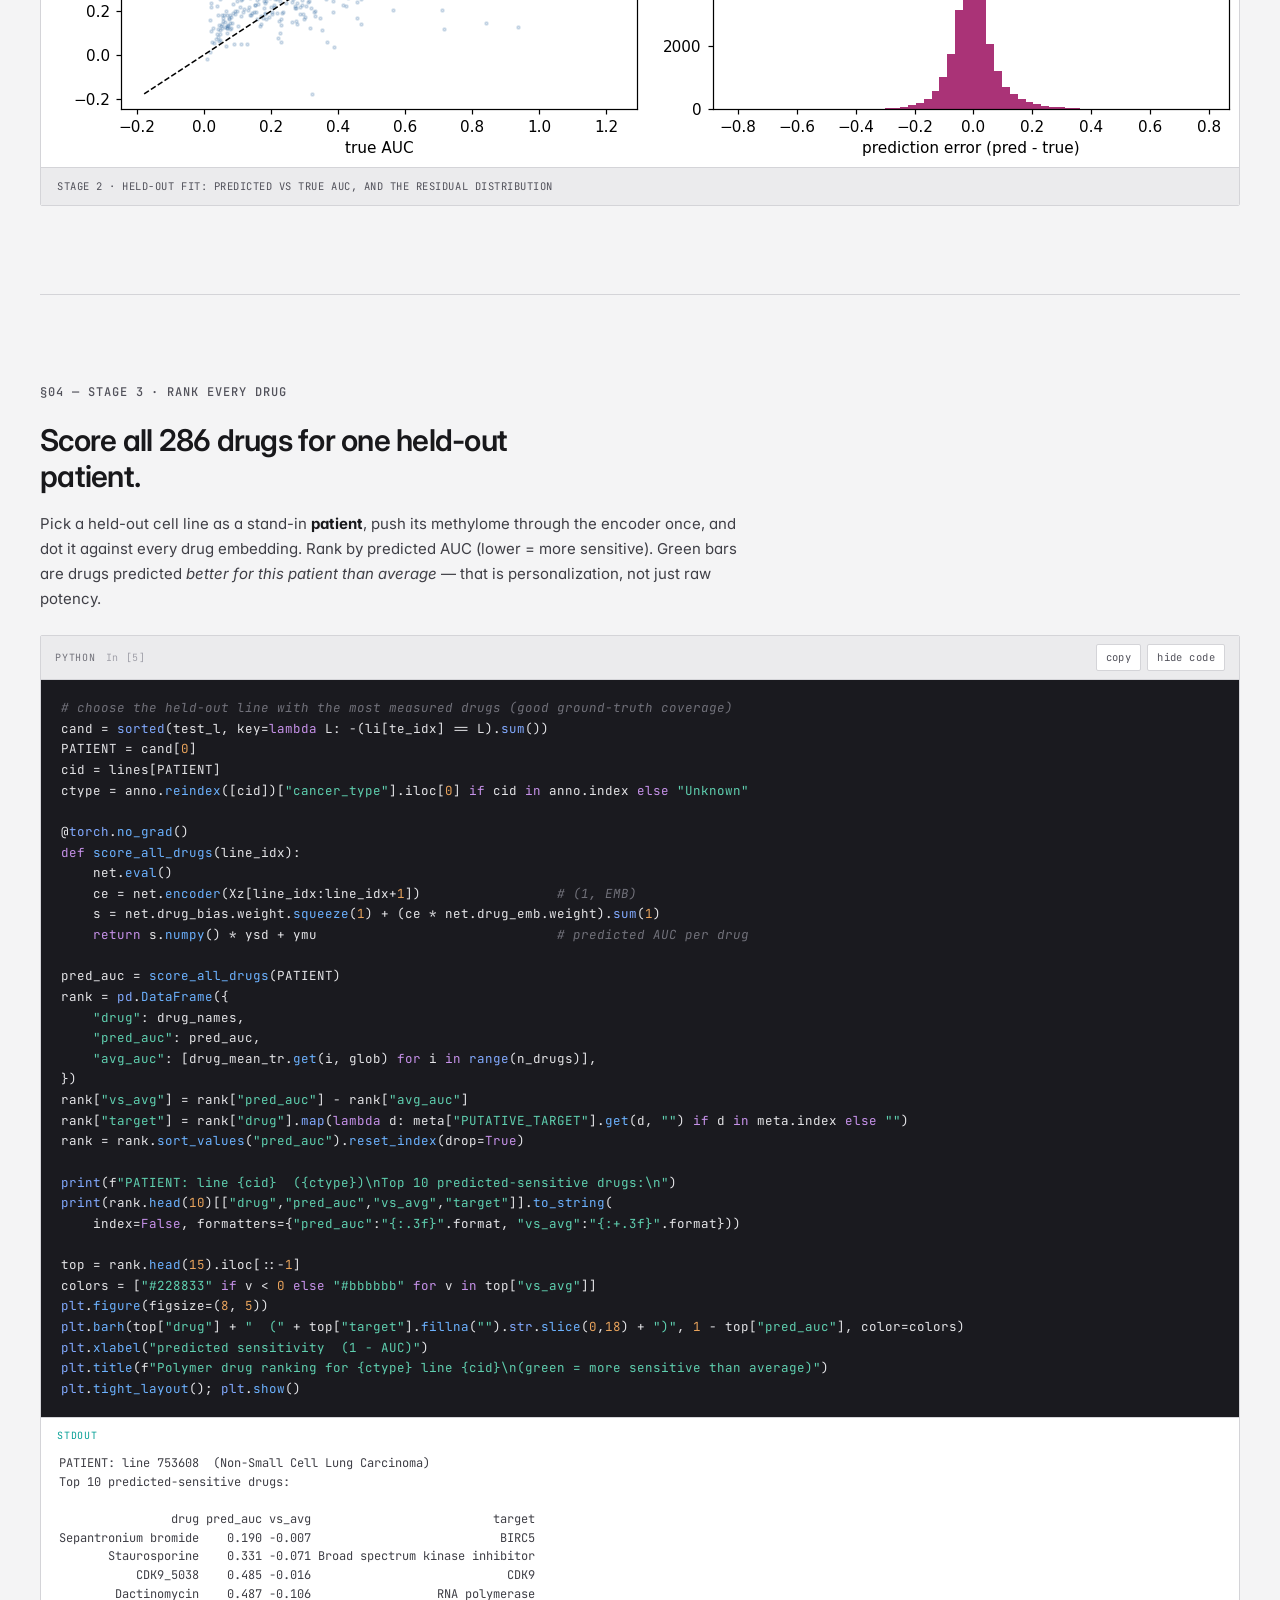
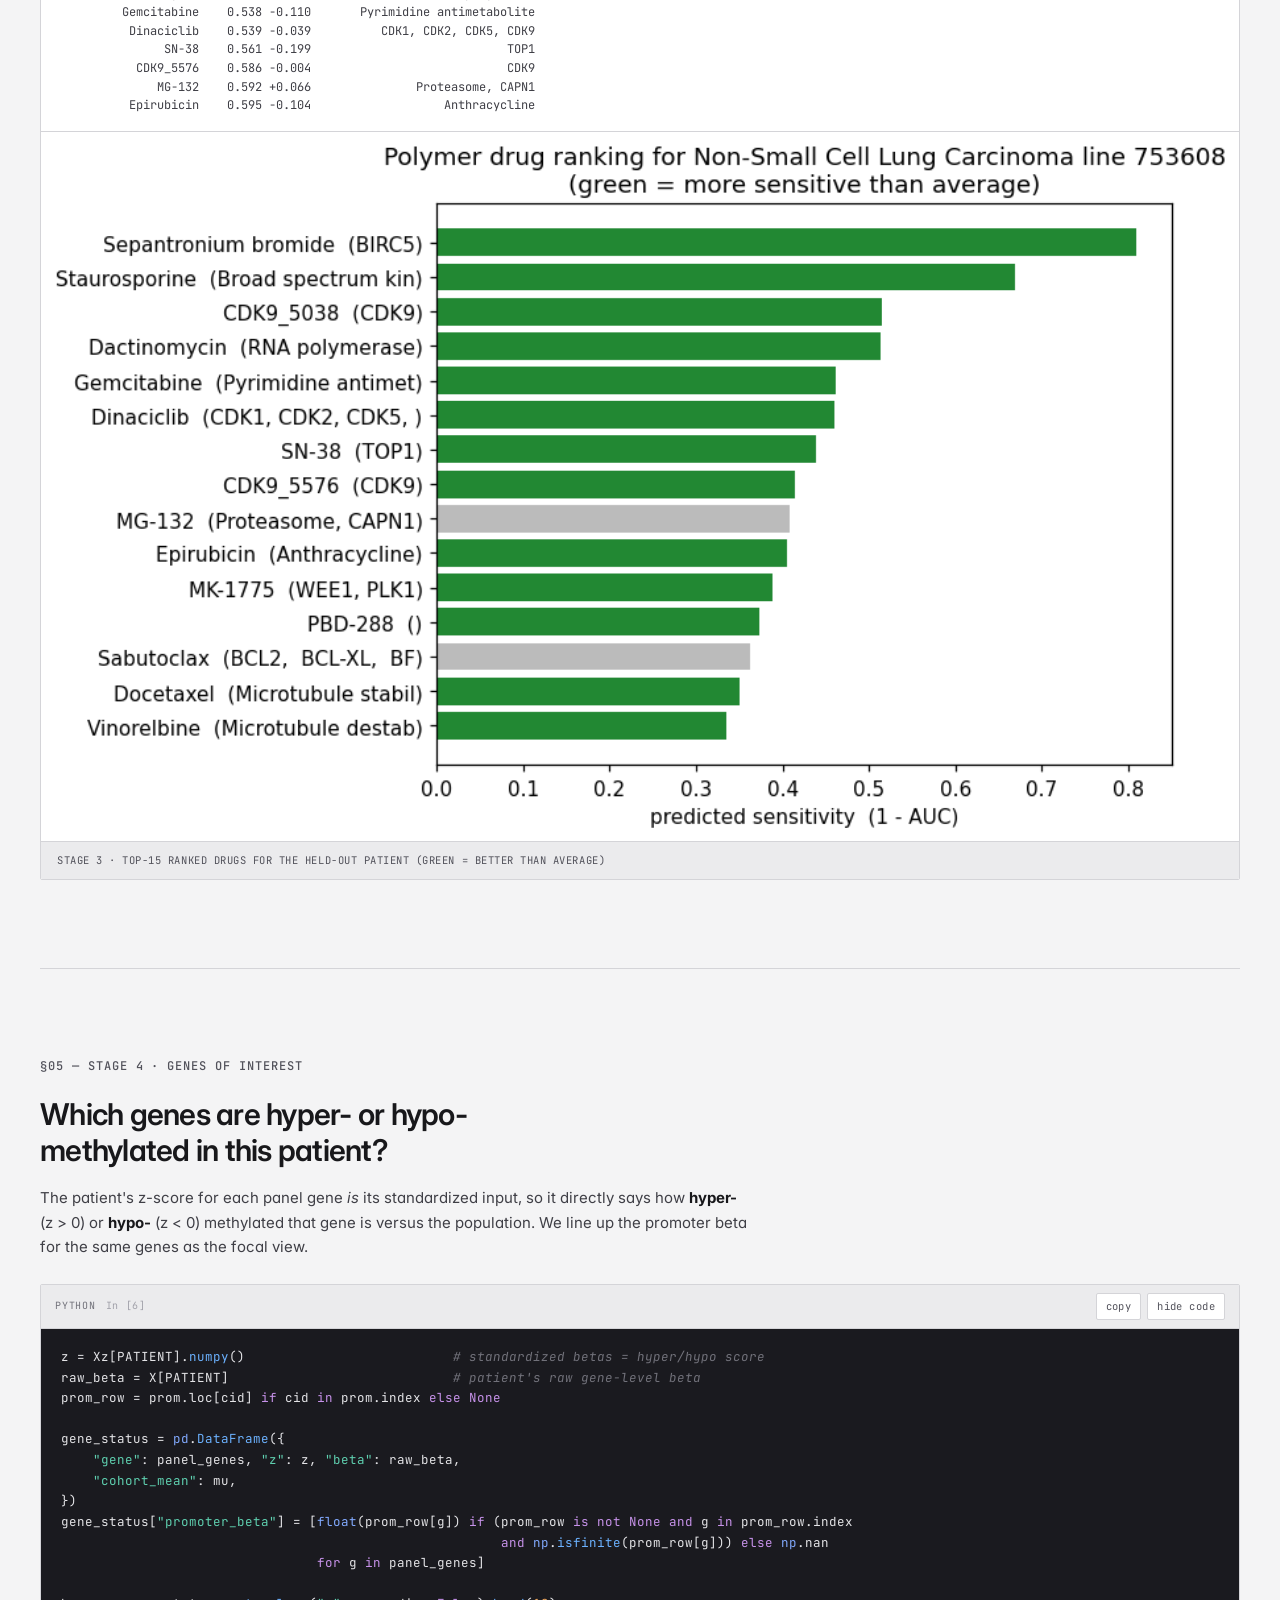
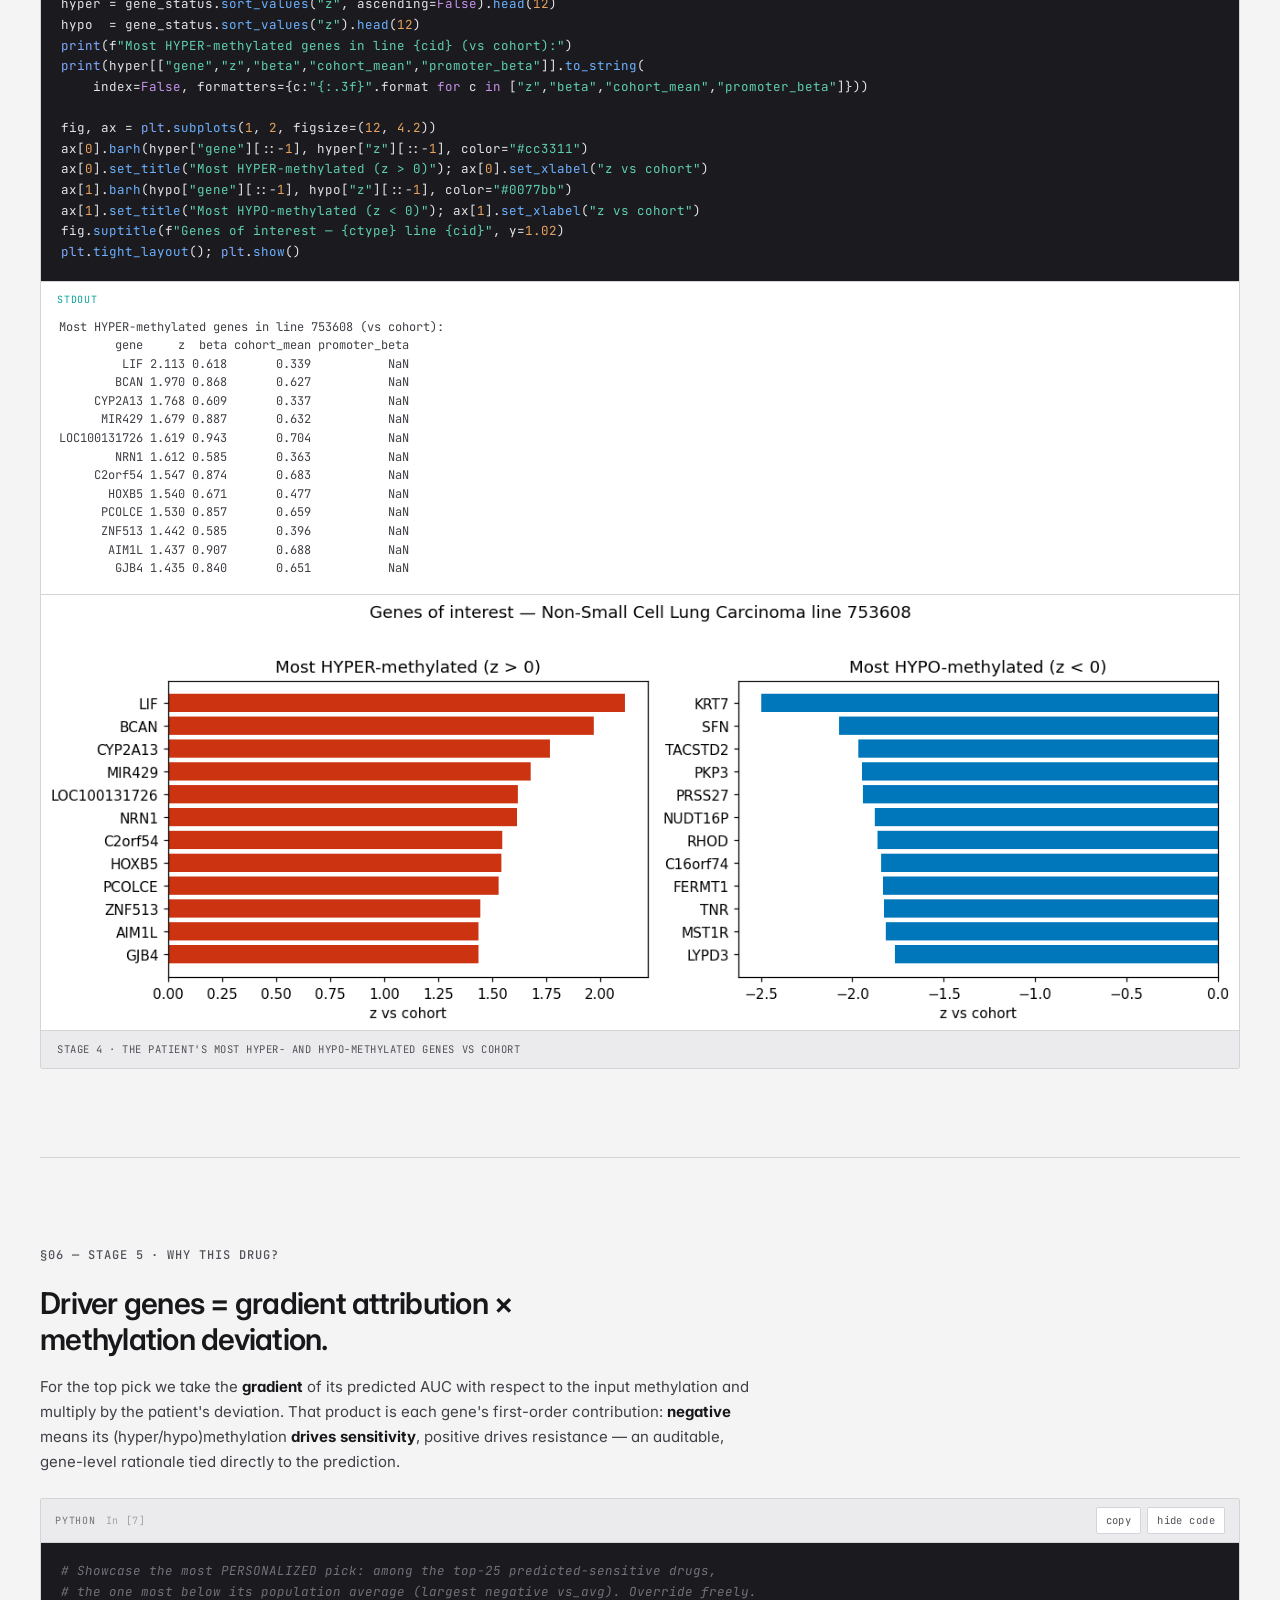
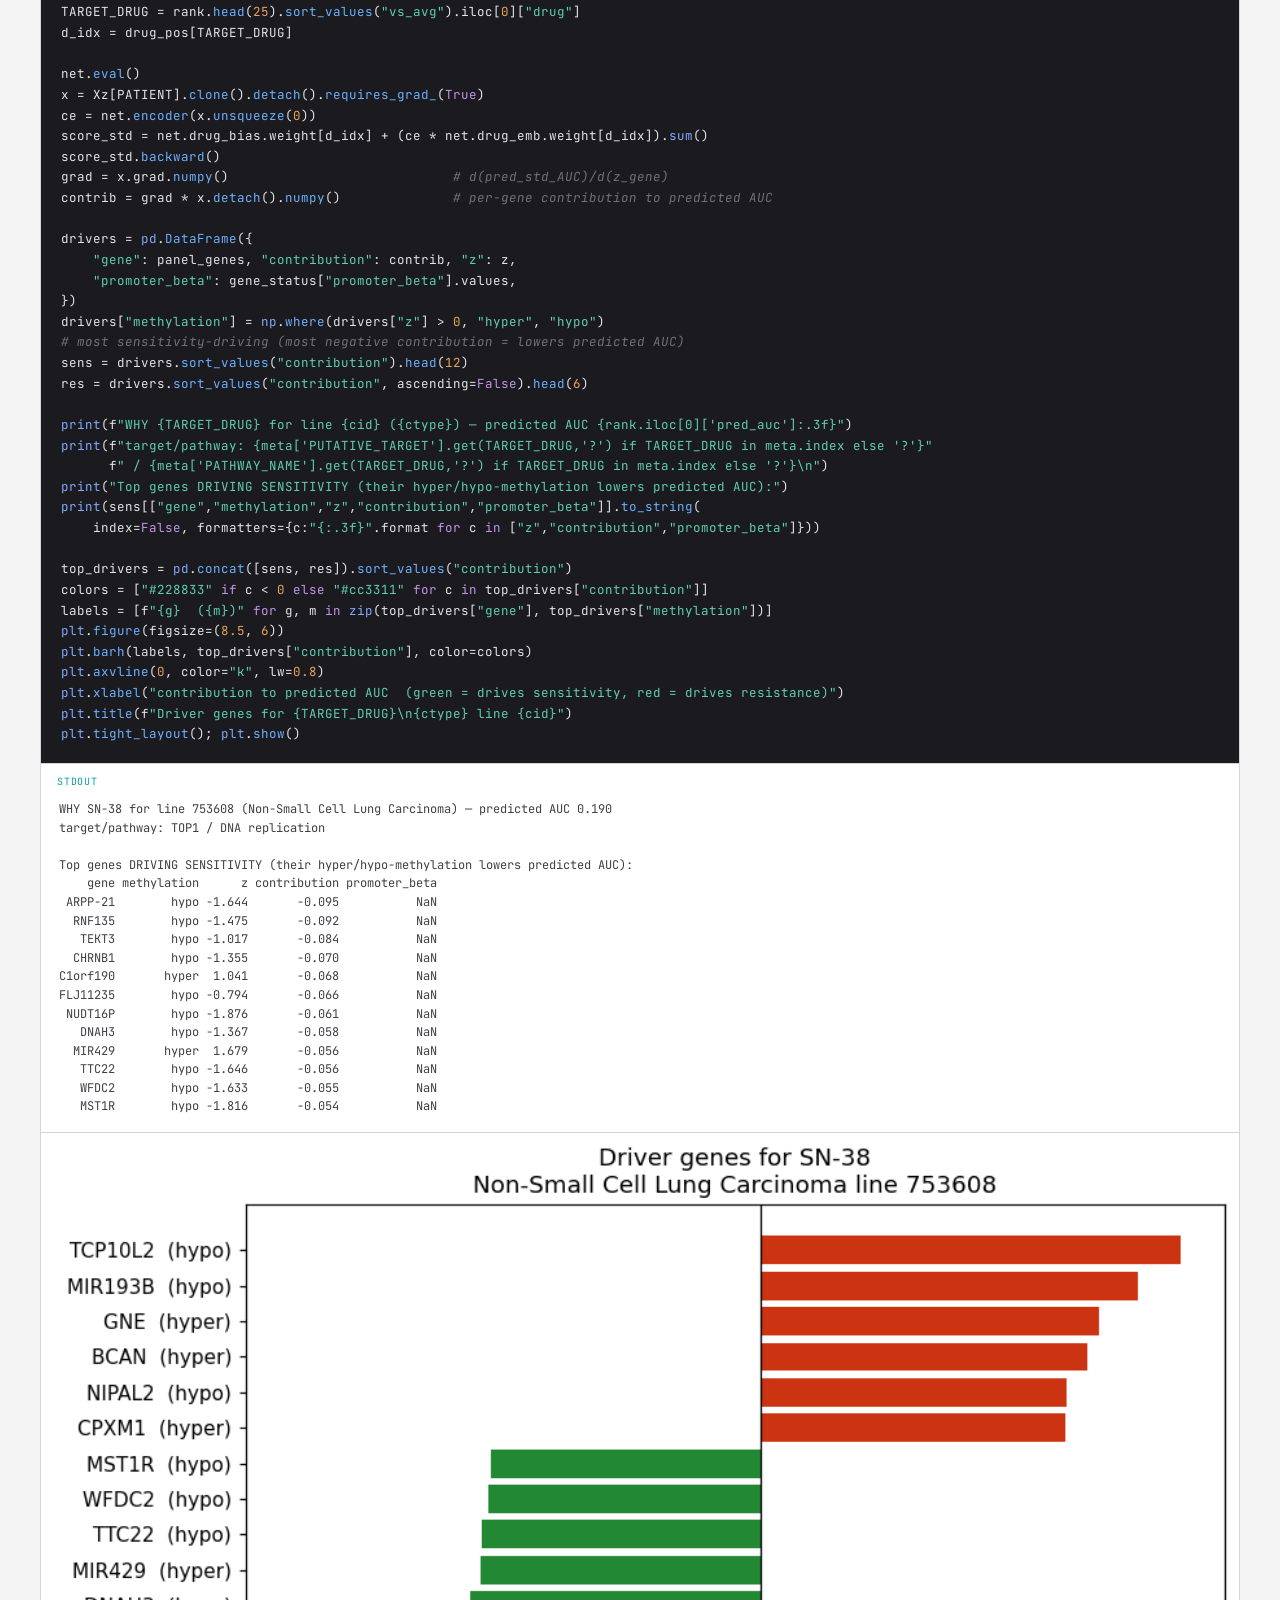
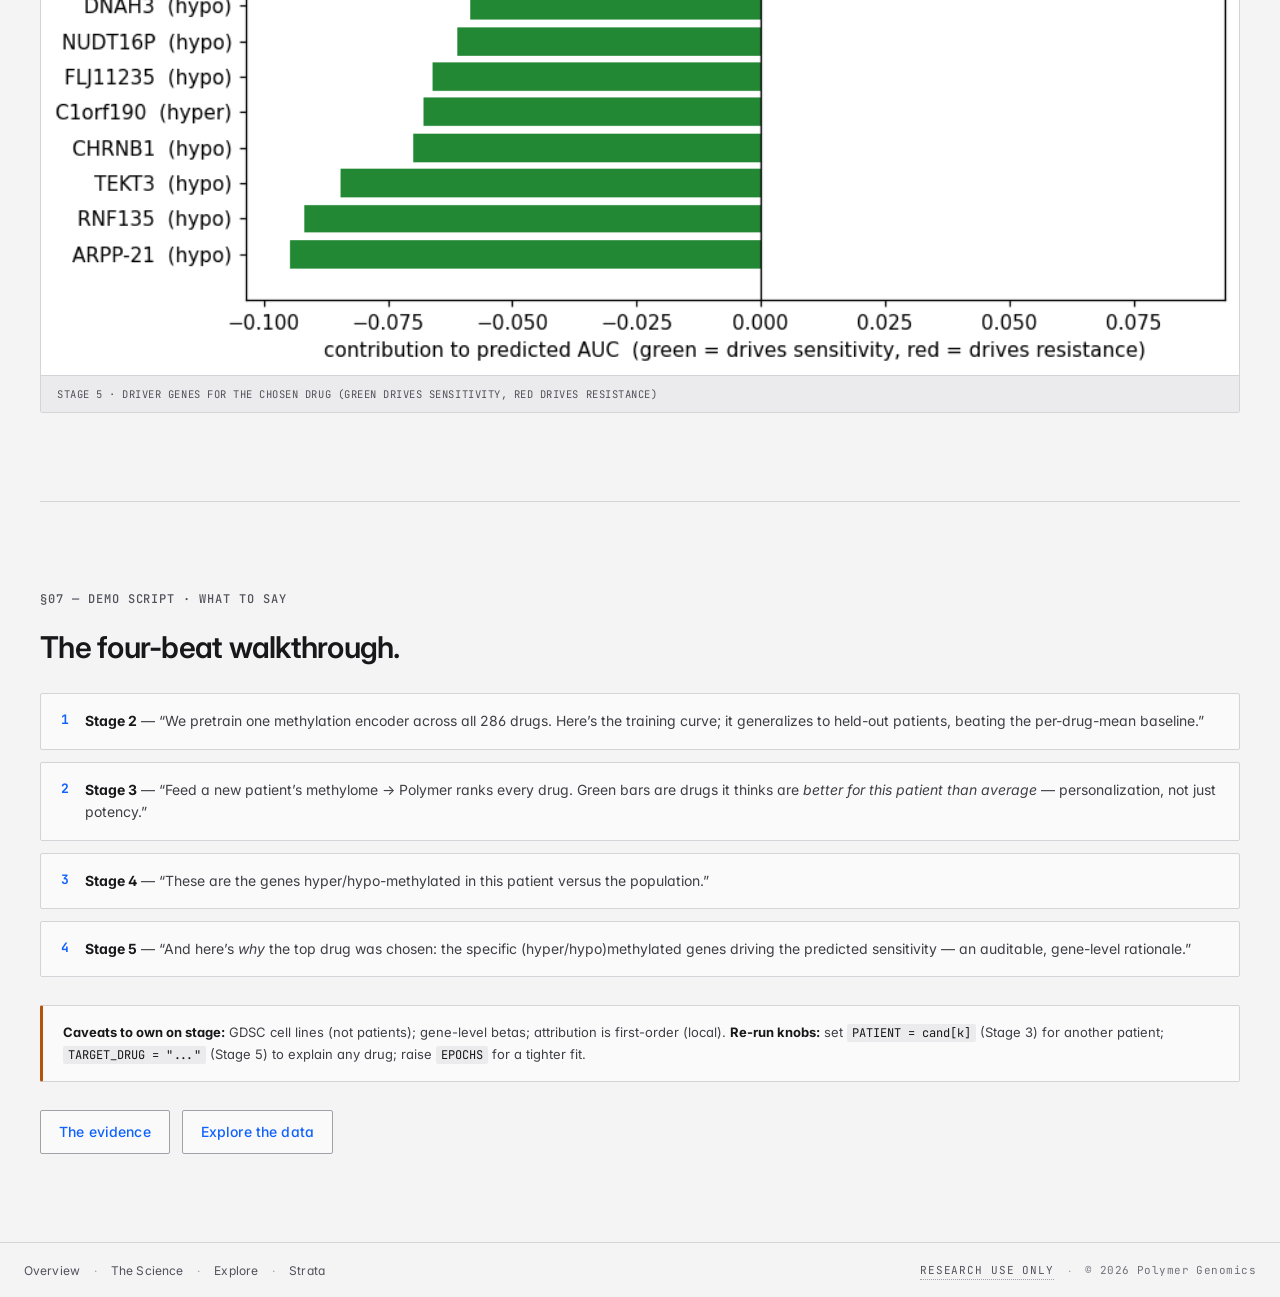
<file: site/strata.html>
<!DOCTYPE html>
<html lang="en">
<head>
<meta charset="UTF-8" />
<meta name="viewport" content="width=device-width, initial-scale=1.0" />
<title>Strata — methylation → drug response, with the genes that drive it</title>
<meta name="description" content="An interactive walkthrough of Polymer: given a methylome, predict the response to every drug and explain why — the hyper/hypo-methylated genes that drive the prediction. Rendered from the polymer_demo notebook." />
<link rel="preconnect" href="https://fonts.googleapis.com" />
<link rel="preconnect" href="https://fonts.gstatic.com" crossorigin />
<link href="https://fonts.googleapis.com/css2?family=Inter:wght@400;500;600;700&family=JetBrains+Mono:wght@400;500;700&display=swap" rel="stylesheet" />
<link rel="stylesheet" href="styles.css" />
<link rel="stylesheet" href="polymer.css" />
</head>
<body>

<header class="site-head">
  <a class="brand" href="index.html">METHYLGKB</a>
  <span class="brand-divider"></span>
  <span class="brand-sub">by Polymer Genomics</span>
  <nav class="site-nav">
    <a class="nav-link" href="index.html">Overview</a>
    <a class="nav-link" href="science.html">The Science</a>
    <a class="nav-link" href="explore.html">Explore</a>
    <a class="nav-link is-active" href="strata.html">Strata</a>
    <a class="nav-link" href="strata-v2.html">Strata v2</a>
  </nav>
</header>

<main>

  <!-- HERO -->
  <section class="wrap hero" style="padding-bottom:36px;">
    <p class="section-marker">§01 — Polymer · the per-patient engine</p>
    <h1 style="font-size:clamp(34px,5vw,52px);max-width:22ch;">
      Predict every drug for a methylome — <span class="em">and the genes that drive it.</span>
    </h1>
    <p class="lede">
      <strong>The product, in one notebook.</strong> Given a tumor or cell-line
      <strong>methylome</strong>, Polymer predicts the <strong>response (AUC) to every drug</strong>
      and ranks them — then explains <em>why</em>: the genes that are hyper- or hypo-methylated in
      this sample and push the predicted response up or down. <strong>Research-use today</strong>;
      a methodology demo on open GDSC data, not a clinical device.
    </p>

    <!-- THE PIPELINE (the loop, named explicitly) -->
    <p class="poly-pipe">
      <span class="pp-label">the pipeline</span>
      methylome
      <span class="pp-arrow">→</span> <code>encoder</code> (pretrained across all drugs)
      <span class="pp-arrow">→</span> rank 286 drugs
      <span class="pp-arrow">→</span> hyper/hypo genes
      <span class="pp-arrow">→</span> driver genes (why)
    </p>

    <div class="poly-runctl">
      <button class="btn btn-primary" id="runTutorial" type="button">▶ Run tutorial</button>
      <span class="rc-hint">Five stages, played top to bottom. Or scroll — every cell shows real code + output.</span>
    </div>

    <div class="poly-note" style="border-left-color:var(--primary);">
      <strong>Honest framing.</strong> Trained on GDSC <strong>cell lines</strong>, not patients;
      gene-level betas average over promoter CpGs; attribution is first-order (local). The
      <strong>method</strong>, not the clinical claim, is the product.
    </div>
  </section>

  <!-- STICKY STAGE RAIL -->
  <div class="stage-rail">
    <span class="sr-progress"></span>
    <div class="stage-rail-inner" role="tablist" aria-label="Tutorial stages">
    <button class="sr-chip" data-target="stage1" type="button"><span class="sr-n"><span class="sr-n-txt">1</span></span><span class="sr-label">Load</span></button>
    <button class="sr-chip" data-target="stage2" type="button"><span class="sr-n"><span class="sr-n-txt">2</span></span><span class="sr-label">Train</span></button>
    <button class="sr-chip" data-target="stage3" type="button"><span class="sr-n"><span class="sr-n-txt">3</span></span><span class="sr-label">Rank</span></button>
    <button class="sr-chip" data-target="stage4" type="button"><span class="sr-n"><span class="sr-n-txt">4</span></span><span class="sr-label">Genes</span></button>
    <button class="sr-chip" data-target="stage5" type="button"><span class="sr-n"><span class="sr-n-txt">5</span></span><span class="sr-label">Why</span></button>
    </div>
  </div>

<section class="wrap section stage" id="stage1">
  <p class="section-marker">§02 — Stage 1 · Load &amp; split</p>
  <h2 class="h2" style="max-width:30ch;">Load the methylome, drug response, and build a patient-blind split.</h2>
  <p class="stage-lede">Three inputs: <strong>gene-level methylation</strong> (the predictor), <strong>promoter methylation</strong> (for the hyper/hypo annotation), and <strong>GDSC2 drug AUCs</strong> (the outcome). We split on <strong>cell lines</strong> — so every test “patient” is a sample the model has never seen.</p>
      <div class="nb-cell">
        <div class="nb-toolbar">
          <span class="nb-lang">python</span>
          <span class="nb-in">In [1]</span>
          <span class="nb-actions">
            <button class="nb-btn" data-act="copy" type="button">copy</button>
            <button class="nb-btn" data-act="toggle" type="button">hide code</button>
          </span>
        </div>
        <pre class="nb-code"><code>import os
os.environ.setdefault(&quot;MPLCONFIGDIR&quot;, os.path.join(os.getcwd(), &quot;.mplcache&quot;))
import numpy as np, pandas as pd
import torch, torch.nn as nn
from scipy.stats import pearsonr, spearmanr
import matplotlib.pyplot as plt

from strata.data import gdsc

SEED = 1337
N_GENES = 3000      # top-variance gene-level features
EMB, HID = 32, 256
EPOCHS, BATCH, LR = 30, 4096, 2e-3
VAL_FRAC = TEST_FRAC = 0.15
torch.manual_seed(SEED); np.random.seed(SEED)
plt.rcParams[&quot;figure.dpi&quot;] = 110
print(&quot;Polymer demo — torch&quot;, torch.__version__)</code></pre>
        <div class="nb-out">
          <div class="nb-out-label">stdout</div>
          <pre class="nb-stdout">Polymer demo — torch 2.3.0</pre>
        </div>
      </div>
      <div class="nb-cell">
        <div class="nb-toolbar">
          <span class="nb-lang">python</span>
          <span class="nb-in">In [2]</span>
          <span class="nb-actions">
            <button class="nb-btn" data-act="copy" type="button">copy</button>
            <button class="nb-btn" data-act="toggle" type="button">hide code</button>
          </span>
        </div>
        <pre class="nb-code"><code>gene = gdsc.load_gdsc_methylation_genelevel(); gene.index = gene.index.astype(str)
prom = gdsc.load_gdsc_methylation_promoter();  prom.index = prom.index.astype(str)
drug = gdsc.load_gdsc_drug_response()
anno = gdsc.load_gdsc_annotations()

# drug metadata (target / pathway) for nicer labels
try:
    meta = (pd.read_csv(&quot;gdsc2_merged.csv&quot;, usecols=[&quot;DRUG_NAME&quot;, &quot;PUTATIVE_TARGET&quot;, &quot;PATHWAY_NAME&quot;])
            .groupby(&quot;DRUG_NAME&quot;).first())
except Exception:
    meta = pd.DataFrame(columns=[&quot;PUTATIVE_TARGET&quot;, &quot;PATHWAY_NAME&quot;])

lines = gene.index.to_numpy()
line_pos = {c: i for i, c in enumerate(lines)}
d = drug[drug[&quot;COSMIC_ID&quot;].astype(str).isin(set(lines))].dropna(subset=[&quot;auc&quot;]).copy()
d[&quot;COSMIC_ID&quot;] = d[&quot;COSMIC_ID&quot;].astype(str)
d = d.groupby([&quot;COSMIC_ID&quot;, &quot;drug_name&quot;], as_index=False)[&quot;auc&quot;].mean()
drug_names = sorted(d[&quot;drug_name&quot;].unique())
drug_pos = {dn: i for i, dn in enumerate(drug_names)}
n_lines, n_drugs = len(lines), len(drug_names)

li = d[&quot;COSMIC_ID&quot;].map(line_pos).to_numpy()
di = d[&quot;drug_name&quot;].map(drug_pos).to_numpy()
y = d[&quot;auc&quot;].to_numpy(float)

rng = np.random.default_rng(SEED)
order = rng.permutation(n_lines)
n_te, n_va = int(n_lines * TEST_FRAC), int(n_lines * VAL_FRAC)
test_l, val_l = set(order[:n_te]), set(order[n_te:n_te + n_va])
tr = ~np.isin(li, list(test_l | val_l)); va = np.isin(li, list(val_l)); te = np.isin(li, list(test_l))
train_line_mask = ~np.isin(np.arange(n_lines), list(test_l | val_l))
print(f&quot;{n_lines} lines | {n_drugs} drugs | {len(y):,} (line,drug) pairs&quot;)
print(f&quot;split: train={train_line_mask.sum()} lines | val={len(val_l)} | test={len(test_l)}&quot;)
print(f&quot;gene-level: {gene.shape} | promoter: {prom.shape}&quot;)</code></pre>
        <div class="nb-out">
          <div class="nb-out-label">stdout</div>
          <pre class="nb-stdout">1055 lines | 286 drugs | 235,748 (line,drug) pairs
split: train=739 lines | val=158 | test=158
gene-level: (1055, 14608) | promoter: (614, 17181)</pre>
        </div>
      </div>
</section>

<section class="wrap section stage" id="stage2">
  <p class="section-marker">§03 — Stage 2 · Train the encoder</p>
  <h2 class="h2" style="max-width:30ch;">Pretrain one methylation encoder across all 286 drugs.</h2>
  <p class="stage-lede">Top-variance genes are selected on <strong>train lines only</strong> and z-scored with train statistics — no leakage. Each drug is a learned embedding, so <code>predicted AUC = drug_bias + ⟨encoder(methylome), drug_embedding⟩</code>. We watch the train/val curves, then check the fit on held-out lines against a per-drug-mean baseline.</p>
      <div class="poly-metrics">
        <div class="poly-metric">
          <div class="pm-val blue">r = 0.857</div>
          <div class="pm-l">Held-out Pearson correlation, predicted vs true AUC</div>
        </div>
        <div class="poly-metric">
          <div class="pm-val teal">−20.9%</div>
          <div class="pm-l">RMSE vs the per-drug-mean baseline (0.0746 vs 0.0943)</div>
        </div>
        <div class="poly-metric">
          <div class="pm-val blue">ρ = +0.489</div>
          <div class="pm-l">Within-patient personalization (de-meaned Spearman)</div>
        </div>
      </div>
      <div class="nb-cell">
        <div class="nb-toolbar">
          <span class="nb-lang">python</span>
          <span class="nb-in">In [3]</span>
          <span class="nb-actions">
            <button class="nb-btn" data-act="copy" type="button">copy</button>
            <button class="nb-btn" data-act="toggle" type="button">hide code</button>
          </span>
        </div>
        <pre class="nb-code"><code># features: top-variance genes (train-selected), z-scored on train
Mfull = gene.to_numpy(np.float32)
var = Mfull[train_line_mask].var(0)
panel = np.argsort(var)[::-1][:N_GENES]
panel_genes = [str(gene.columns[j]) for j in panel]
X = Mfull[:, panel]
mu = X[train_line_mask].mean(0); sd = X[train_line_mask].std(0); sd[sd == 0] = 1.0
Xz = torch.tensor((X - mu) / sd)
ymu, ysd = y[tr].mean(), y[tr].std() + 1e-8
yz = torch.tensor((y - ymu) / ysd, dtype=torch.float32)
li_t, di_t = torch.tensor(li), torch.tensor(di)

class Polymer(nn.Module):
    def __init__(self, n_feat, n_drugs):
        super().__init__()
        self.encoder = nn.Sequential(
            nn.Linear(n_feat, HID), nn.ReLU(), nn.BatchNorm1d(HID), nn.Dropout(0.3),
            nn.Linear(HID, EMB))
        self.drug_emb = nn.Embedding(n_drugs, EMB)
        self.drug_bias = nn.Embedding(n_drugs, 1)
        nn.init.normal_(self.drug_emb.weight, std=0.1); nn.init.zeros_(self.drug_bias.weight)
    def forward(self, li, di):
        ce = self.encoder(Xz[li])
        return self.drug_bias(di).squeeze(1) + (ce * self.drug_emb(di)).sum(1)

net = Polymer(N_GENES, n_drugs)
opt = torch.optim.Adam(net.parameters(), lr=LR, weight_decay=1e-5)
loss_fn = nn.MSELoss()
tr_idx = np.where(tr)[0]

@torch.no_grad()
def predict(mask_idx):
    net.eval()
    return net(li_t[mask_idx], di_t[mask_idx]).numpy() * ysd + ymu

tr_curve, va_curve = [], []
va_idx, te_idx = np.where(va)[0], np.where(te)[0]
for ep in range(EPOCHS):
    net.train(); perm = tr_idx[rng.permutation(len(tr_idx))]
    ep_loss = []
    for s in range(0, len(perm), BATCH):
        b = torch.tensor(perm[s:s+BATCH]); opt.zero_grad()
        loss = loss_fn(net(li_t[b], di_t[b]), yz[b]); loss.backward(); opt.step()
        ep_loss.append(loss.item())
    tr_curve.append(np.mean(ep_loss))
    vp = predict(va_idx); va_curve.append(np.sqrt(np.mean((y[va]-vp)**2)) / ysd)  # std units
    if ep % 5 == 0 or ep == EPOCHS-1:
        print(f&quot;epoch {ep:2d}  train MSE={tr_curve[-1]:.3f}  val RMSE(std)={va_curve[-1]:.3f}&quot;)

plt.figure(figsize=(6,3.4))
plt.plot(tr_curve, label=&quot;train MSE (std units)&quot;, color=&quot;#4477aa&quot;)
plt.plot(va_curve, label=&quot;val RMSE (std units)&quot;, color=&quot;#ee6677&quot;)
plt.xlabel(&quot;epoch&quot;); plt.ylabel(&quot;loss&quot;); plt.legend(); plt.grid(alpha=0.3)
plt.title(&quot;Polymer training — encoder across all drugs&quot;); plt.show()</code></pre>
        <div class="nb-out">
          <div class="nb-out-label">stdout</div>
          <pre class="nb-stdout">epoch  0  train MSE=0.949  val RMSE(std)=0.823
epoch  5  train MSE=0.294  val RMSE(std)=0.550
epoch 10  train MSE=0.251  val RMSE(std)=0.529
epoch 15  train MSE=0.228  val RMSE(std)=0.524
epoch 20  train MSE=0.215  val RMSE(std)=0.509
epoch 25  train MSE=0.207  val RMSE(std)=0.512
epoch 29  train MSE=0.200  val RMSE(std)=0.514</pre>
          <figure class="nb-fig">
            <img src="polymer/training_curve.png" alt="Stage 2 · training — one encoder across all 286 drugs (train vs val loss)" loading="lazy" />
            <figcaption>Stage 2 · training — one encoder across all 286 drugs (train vs val loss)</figcaption>
          </figure>
        </div>
      </div>
      <div class="nb-cell">
        <div class="nb-toolbar">
          <span class="nb-lang">python</span>
          <span class="nb-in">In [4]</span>
          <span class="nb-actions">
            <button class="nb-btn" data-act="copy" type="button">copy</button>
            <button class="nb-btn" data-act="toggle" type="button">hide code</button>
          </span>
        </div>
        <pre class="nb-code"><code># held-out fit vs the per-drug-mean baseline
test_pred = predict(te_idx)
drug_mean_tr = pd.Series(y[tr]).groupby(pd.Series(di[tr])).mean()
glob = y[tr].mean()
base = np.array([drug_mean_tr.get(dd, glob) for dd in di[te]])

def rmse_r(yt, p): return np.sqrt(np.mean((yt-p)**2)), pearsonr(yt, p)[0]
b_rmse, b_r = rmse_r(y[te], base)
m_rmse, m_r = rmse_r(y[te], test_pred)
# personalization (de-meaned within-line)
dm_te = base
rhos = []
for L in test_l:
    mk = li[te_idx] == L
    if mk.sum() &gt;= 10 and np.ptp(test_pred[mk]-dm_te[mk]) and np.ptp(y[te][mk]-dm_te[mk]):
        rhos.append(spearmanr(test_pred[mk]-dm_te[mk], y[te][mk]-dm_te[mk]).correlation)
print(f&quot;per-drug baseline   RMSE={b_rmse:.4f}  r={b_r:.3f}&quot;)
print(f&quot;Polymer             RMSE={m_rmse:.4f}  r={m_r:.3f}  ({(b_rmse-m_rmse)/b_rmse*100:+.1f}% RMSE)&quot;)
print(f&quot;personalized within-line rho (de-meaned) = {np.nanmean(rhos):+.3f}&quot;)

fig, ax = plt.subplots(1, 2, figsize=(11, 4))
ax[0].scatter(y[te], test_pred, s=4, alpha=0.2, color=&quot;#4477aa&quot;)
lims = [min(y[te].min(), test_pred.min()), max(y[te].max(), test_pred.max())]
ax[0].plot(lims, lims, &#x27;k--&#x27;, lw=1); ax[0].set_xlabel(&quot;true AUC&quot;); ax[0].set_ylabel(&quot;predicted AUC&quot;)
ax[0].set_title(f&quot;Held-out fit  (r={m_r:.3f})&quot;)
ax[1].hist(test_pred - y[te], bins=60, color=&quot;#aa3377&quot;)
ax[1].set_xlabel(&quot;prediction error (pred - true)&quot;); ax[1].set_title(&quot;Residuals (held-out lines)&quot;)
plt.tight_layout(); plt.show()</code></pre>
        <div class="nb-out">
          <div class="nb-out-label">stdout</div>
          <pre class="nb-stdout">per-drug baseline   RMSE=0.0943  r=0.757
Polymer             RMSE=0.0746  r=0.857  (+20.9% RMSE)
personalized within-line rho (de-meaned) = +0.489</pre>
          <figure class="nb-fig">
            <img src="polymer/heldout_fit.png" alt="Stage 2 · held-out fit: predicted vs true AUC, and the residual distribution" loading="lazy" />
            <figcaption>Stage 2 · held-out fit: predicted vs true AUC, and the residual distribution</figcaption>
          </figure>
        </div>
      </div>
</section>

<section class="wrap section stage" id="stage3">
  <p class="section-marker">§04 — Stage 3 · Rank every drug</p>
  <h2 class="h2" style="max-width:30ch;">Score all 286 drugs for one held-out patient.</h2>
  <p class="stage-lede">Pick a held-out cell line as a stand-in <strong>patient</strong>, push its methylome through the encoder once, and dot it against every drug embedding. Rank by predicted AUC (lower = more sensitive). Green bars are drugs predicted <em>better for this patient than average</em> — that is personalization, not just raw potency.</p>
      <div class="nb-cell">
        <div class="nb-toolbar">
          <span class="nb-lang">python</span>
          <span class="nb-in">In [5]</span>
          <span class="nb-actions">
            <button class="nb-btn" data-act="copy" type="button">copy</button>
            <button class="nb-btn" data-act="toggle" type="button">hide code</button>
          </span>
        </div>
        <pre class="nb-code"><code># choose the held-out line with the most measured drugs (good ground-truth coverage)
cand = sorted(test_l, key=lambda L: -(li[te_idx] == L).sum())
PATIENT = cand[0]
cid = lines[PATIENT]
ctype = anno.reindex([cid])[&quot;cancer_type&quot;].iloc[0] if cid in anno.index else &quot;Unknown&quot;

@torch.no_grad()
def score_all_drugs(line_idx):
    net.eval()
    ce = net.encoder(Xz[line_idx:line_idx+1])                 # (1, EMB)
    s = net.drug_bias.weight.squeeze(1) + (ce * net.drug_emb.weight).sum(1)
    return s.numpy() * ysd + ymu                              # predicted AUC per drug

pred_auc = score_all_drugs(PATIENT)
rank = pd.DataFrame({
    &quot;drug&quot;: drug_names,
    &quot;pred_auc&quot;: pred_auc,
    &quot;avg_auc&quot;: [drug_mean_tr.get(i, glob) for i in range(n_drugs)],
})
rank[&quot;vs_avg&quot;] = rank[&quot;pred_auc&quot;] - rank[&quot;avg_auc&quot;]
rank[&quot;target&quot;] = rank[&quot;drug&quot;].map(lambda d: meta[&quot;PUTATIVE_TARGET&quot;].get(d, &quot;&quot;) if d in meta.index else &quot;&quot;)
rank = rank.sort_values(&quot;pred_auc&quot;).reset_index(drop=True)

print(f&quot;PATIENT: line {cid}  ({ctype})\nTop 10 predicted-sensitive drugs:\n&quot;)
print(rank.head(10)[[&quot;drug&quot;,&quot;pred_auc&quot;,&quot;vs_avg&quot;,&quot;target&quot;]].to_string(
    index=False, formatters={&quot;pred_auc&quot;:&quot;{:.3f}&quot;.format, &quot;vs_avg&quot;:&quot;{:+.3f}&quot;.format}))

top = rank.head(15).iloc[::-1]
colors = [&quot;#228833&quot; if v &lt; 0 else &quot;#bbbbbb&quot; for v in top[&quot;vs_avg&quot;]]
plt.figure(figsize=(8, 5))
plt.barh(top[&quot;drug&quot;] + &quot;  (&quot; + top[&quot;target&quot;].fillna(&quot;&quot;).str.slice(0,18) + &quot;)&quot;, 1 - top[&quot;pred_auc&quot;], color=colors)
plt.xlabel(&quot;predicted sensitivity  (1 - AUC)&quot;)
plt.title(f&quot;Polymer drug ranking for {ctype} line {cid}\n(green = more sensitive than average)&quot;)
plt.tight_layout(); plt.show()</code></pre>
        <div class="nb-out">
          <div class="nb-out-label">stdout</div>
          <pre class="nb-stdout">PATIENT: line 753608  (Non-Small Cell Lung Carcinoma)
Top 10 predicted-sensitive drugs:

                drug pred_auc vs_avg                          target
Sepantronium bromide    0.190 -0.007                           BIRC5
       Staurosporine    0.331 -0.071 Broad spectrum kinase inhibitor
           CDK9_5038    0.485 -0.016                            CDK9
        Dactinomycin    0.487 -0.106                  RNA polymerase
         Gemcitabine    0.538 -0.110       Pyrimidine antimetabolite
          Dinaciclib    0.539 -0.039          CDK1, CDK2, CDK5, CDK9
               SN-38    0.561 -0.199                            TOP1
           CDK9_5576    0.586 -0.004                            CDK9
              MG-132    0.592 +0.066               Proteasome, CAPN1
          Epirubicin    0.595 -0.104                   Anthracycline</pre>
          <figure class="nb-fig">
            <img src="polymer/drug_ranking.png" alt="Stage 3 · top-15 ranked drugs for the held-out patient (green = better than average)" loading="lazy" />
            <figcaption>Stage 3 · top-15 ranked drugs for the held-out patient (green = better than average)</figcaption>
          </figure>
        </div>
      </div>
</section>

<section class="wrap section stage" id="stage4">
  <p class="section-marker">§05 — Stage 4 · Genes of interest</p>
  <h2 class="h2" style="max-width:30ch;">Which genes are hyper- or hypo-methylated in this patient?</h2>
  <p class="stage-lede">The patient's z-score for each panel gene <em>is</em> its standardized input, so it directly says how <strong>hyper-</strong> (z&nbsp;&gt;&nbsp;0) or <strong>hypo-</strong> (z&nbsp;&lt;&nbsp;0) methylated that gene is versus the population. We line up the promoter beta for the same genes as the focal view.</p>
      <div class="nb-cell">
        <div class="nb-toolbar">
          <span class="nb-lang">python</span>
          <span class="nb-in">In [6]</span>
          <span class="nb-actions">
            <button class="nb-btn" data-act="copy" type="button">copy</button>
            <button class="nb-btn" data-act="toggle" type="button">hide code</button>
          </span>
        </div>
        <pre class="nb-code"><code>z = Xz[PATIENT].numpy()                          # standardized betas = hyper/hypo score
raw_beta = X[PATIENT]                            # patient&#x27;s raw gene-level beta
prom_row = prom.loc[cid] if cid in prom.index else None

gene_status = pd.DataFrame({
    &quot;gene&quot;: panel_genes, &quot;z&quot;: z, &quot;beta&quot;: raw_beta,
    &quot;cohort_mean&quot;: mu,
})
gene_status[&quot;promoter_beta&quot;] = [float(prom_row[g]) if (prom_row is not None and g in prom_row.index
                                                       and np.isfinite(prom_row[g])) else np.nan
                                for g in panel_genes]

hyper = gene_status.sort_values(&quot;z&quot;, ascending=False).head(12)
hypo  = gene_status.sort_values(&quot;z&quot;).head(12)
print(f&quot;Most HYPER-methylated genes in line {cid} (vs cohort):&quot;)
print(hyper[[&quot;gene&quot;,&quot;z&quot;,&quot;beta&quot;,&quot;cohort_mean&quot;,&quot;promoter_beta&quot;]].to_string(
    index=False, formatters={c:&quot;{:.3f}&quot;.format for c in [&quot;z&quot;,&quot;beta&quot;,&quot;cohort_mean&quot;,&quot;promoter_beta&quot;]}))

fig, ax = plt.subplots(1, 2, figsize=(12, 4.2))
ax[0].barh(hyper[&quot;gene&quot;][::-1], hyper[&quot;z&quot;][::-1], color=&quot;#cc3311&quot;)
ax[0].set_title(&quot;Most HYPER-methylated (z &gt; 0)&quot;); ax[0].set_xlabel(&quot;z vs cohort&quot;)
ax[1].barh(hypo[&quot;gene&quot;][::-1], hypo[&quot;z&quot;][::-1], color=&quot;#0077bb&quot;)
ax[1].set_title(&quot;Most HYPO-methylated (z &lt; 0)&quot;); ax[1].set_xlabel(&quot;z vs cohort&quot;)
fig.suptitle(f&quot;Genes of interest — {ctype} line {cid}&quot;, y=1.02)
plt.tight_layout(); plt.show()</code></pre>
        <div class="nb-out">
          <div class="nb-out-label">stdout</div>
          <pre class="nb-stdout">Most HYPER-methylated genes in line 753608 (vs cohort):
        gene     z  beta cohort_mean promoter_beta
         LIF 2.113 0.618       0.339           NaN
        BCAN 1.970 0.868       0.627           NaN
     CYP2A13 1.768 0.609       0.337           NaN
      MIR429 1.679 0.887       0.632           NaN
LOC100131726 1.619 0.943       0.704           NaN
        NRN1 1.612 0.585       0.363           NaN
     C2orf54 1.547 0.874       0.683           NaN
       HOXB5 1.540 0.671       0.477           NaN
      PCOLCE 1.530 0.857       0.659           NaN
      ZNF513 1.442 0.585       0.396           NaN
       AIM1L 1.437 0.907       0.688           NaN
        GJB4 1.435 0.840       0.651           NaN</pre>
          <figure class="nb-fig">
            <img src="polymer/genes_of_interest.png" alt="Stage 4 · the patient&#x27;s most hyper- and hypo-methylated genes vs cohort" loading="lazy" />
            <figcaption>Stage 4 · the patient's most hyper- and hypo-methylated genes vs cohort</figcaption>
          </figure>
        </div>
      </div>
</section>

<section class="wrap section stage" id="stage5">
  <p class="section-marker">§06 — Stage 5 · Why this drug?</p>
  <h2 class="h2" style="max-width:30ch;">Driver genes = gradient attribution × methylation deviation.</h2>
  <p class="stage-lede">For the top pick we take the <strong>gradient</strong> of its predicted AUC with respect to the input methylation and multiply by the patient's deviation. That product is each gene's first-order contribution: <strong>negative</strong> means its (hyper/hypo)methylation <strong>drives sensitivity</strong>, positive drives resistance — an auditable, gene-level rationale tied directly to the prediction.</p>
      <div class="nb-cell">
        <div class="nb-toolbar">
          <span class="nb-lang">python</span>
          <span class="nb-in">In [7]</span>
          <span class="nb-actions">
            <button class="nb-btn" data-act="copy" type="button">copy</button>
            <button class="nb-btn" data-act="toggle" type="button">hide code</button>
          </span>
        </div>
        <pre class="nb-code"><code># Showcase the most PERSONALIZED pick: among the top-25 predicted-sensitive drugs,
# the one most below its population average (largest negative vs_avg). Override freely.
TARGET_DRUG = rank.head(25).sort_values(&quot;vs_avg&quot;).iloc[0][&quot;drug&quot;]
d_idx = drug_pos[TARGET_DRUG]

net.eval()
x = Xz[PATIENT].clone().detach().requires_grad_(True)
ce = net.encoder(x.unsqueeze(0))
score_std = net.drug_bias.weight[d_idx] + (ce * net.drug_emb.weight[d_idx]).sum()
score_std.backward()
grad = x.grad.numpy()                            # d(pred_std_AUC)/d(z_gene)
contrib = grad * x.detach().numpy()              # per-gene contribution to predicted AUC

drivers = pd.DataFrame({
    &quot;gene&quot;: panel_genes, &quot;contribution&quot;: contrib, &quot;z&quot;: z,
    &quot;promoter_beta&quot;: gene_status[&quot;promoter_beta&quot;].values,
})
drivers[&quot;methylation&quot;] = np.where(drivers[&quot;z&quot;] &gt; 0, &quot;hyper&quot;, &quot;hypo&quot;)
# most sensitivity-driving (most negative contribution = lowers predicted AUC)
sens = drivers.sort_values(&quot;contribution&quot;).head(12)
res = drivers.sort_values(&quot;contribution&quot;, ascending=False).head(6)

print(f&quot;WHY {TARGET_DRUG} for line {cid} ({ctype}) — predicted AUC {rank.iloc[0][&#x27;pred_auc&#x27;]:.3f}&quot;)
print(f&quot;target/pathway: {meta[&#x27;PUTATIVE_TARGET&#x27;].get(TARGET_DRUG,&#x27;?&#x27;) if TARGET_DRUG in meta.index else &#x27;?&#x27;}&quot;
      f&quot; / {meta[&#x27;PATHWAY_NAME&#x27;].get(TARGET_DRUG,&#x27;?&#x27;) if TARGET_DRUG in meta.index else &#x27;?&#x27;}\n&quot;)
print(&quot;Top genes DRIVING SENSITIVITY (their hyper/hypo-methylation lowers predicted AUC):&quot;)
print(sens[[&quot;gene&quot;,&quot;methylation&quot;,&quot;z&quot;,&quot;contribution&quot;,&quot;promoter_beta&quot;]].to_string(
    index=False, formatters={c:&quot;{:.3f}&quot;.format for c in [&quot;z&quot;,&quot;contribution&quot;,&quot;promoter_beta&quot;]}))

top_drivers = pd.concat([sens, res]).sort_values(&quot;contribution&quot;)
colors = [&quot;#228833&quot; if c &lt; 0 else &quot;#cc3311&quot; for c in top_drivers[&quot;contribution&quot;]]
labels = [f&quot;{g}  ({m})&quot; for g, m in zip(top_drivers[&quot;gene&quot;], top_drivers[&quot;methylation&quot;])]
plt.figure(figsize=(8.5, 6))
plt.barh(labels, top_drivers[&quot;contribution&quot;], color=colors)
plt.axvline(0, color=&quot;k&quot;, lw=0.8)
plt.xlabel(&quot;contribution to predicted AUC  (green = drives sensitivity, red = drives resistance)&quot;)
plt.title(f&quot;Driver genes for {TARGET_DRUG}\n{ctype} line {cid}&quot;)
plt.tight_layout(); plt.show()</code></pre>
        <div class="nb-out">
          <div class="nb-out-label">stdout</div>
          <pre class="nb-stdout">WHY SN-38 for line 753608 (Non-Small Cell Lung Carcinoma) — predicted AUC 0.190
target/pathway: TOP1 / DNA replication

Top genes DRIVING SENSITIVITY (their hyper/hypo-methylation lowers predicted AUC):
    gene methylation      z contribution promoter_beta
 ARPP-21        hypo -1.644       -0.095           NaN
  RNF135        hypo -1.475       -0.092           NaN
   TEKT3        hypo -1.017       -0.084           NaN
  CHRNB1        hypo -1.355       -0.070           NaN
C1orf190       hyper  1.041       -0.068           NaN
FLJ11235        hypo -0.794       -0.066           NaN
 NUDT16P        hypo -1.876       -0.061           NaN
   DNAH3        hypo -1.367       -0.058           NaN
  MIR429       hyper  1.679       -0.056           NaN
   TTC22        hypo -1.646       -0.056           NaN
   WFDC2        hypo -1.633       -0.055           NaN
   MST1R        hypo -1.816       -0.054           NaN</pre>
          <figure class="nb-fig">
            <img src="polymer/driver_genes.png" alt="Stage 5 · driver genes for the chosen drug (green drives sensitivity, red drives resistance)" loading="lazy" />
            <figcaption>Stage 5 · driver genes for the chosen drug (green drives sensitivity, red drives resistance)</figcaption>
          </figure>
        </div>
      </div>
</section>

  <!-- CLOSING: demo script -->
  <section class="wrap section" id="closing">
    <p class="section-marker">§07 — Demo script · what to say</p>
    <h2 class="h2">The four-beat walkthrough.</h2>
    <div class="poly-script">
      <div class="ps-item"><span class="ps-n">1</span><p class="ps-t"><strong>Stage 2</strong> — &ldquo;We pretrain one methylation encoder across all 286 drugs. Here&rsquo;s the training curve; it generalizes to held-out patients, beating the per-drug-mean baseline.&rdquo;</p></div>
      <div class="ps-item"><span class="ps-n">2</span><p class="ps-t"><strong>Stage 3</strong> — &ldquo;Feed a new patient&rsquo;s methylome → Polymer ranks every drug. Green bars are drugs it thinks are <em>better for this patient than average</em> — personalization, not just potency.&rdquo;</p></div>
      <div class="ps-item"><span class="ps-n">3</span><p class="ps-t"><strong>Stage 4</strong> — &ldquo;These are the genes hyper/hypo-methylated in this patient versus the population.&rdquo;</p></div>
      <div class="ps-item"><span class="ps-n">4</span><p class="ps-t"><strong>Stage 5</strong> — &ldquo;And here&rsquo;s <em>why</em> the top drug was chosen: the specific (hyper/hypo)methylated genes driving the predicted sensitivity — an auditable, gene-level rationale.&rdquo;</p></div>
    </div>

    <div class="poly-note">
      <strong>Caveats to own on stage:</strong> GDSC cell lines (not patients); gene-level betas;
      attribution is first-order (local). <strong>Re-run knobs:</strong> set
      <code>PATIENT = cand[k]</code> (Stage&nbsp;3) for another patient; <code>TARGET_DRUG = "..."</code>
      (Stage&nbsp;5) to explain any drug; raise <code>EPOCHS</code> for a tighter fit.
    </div>

    <div class="hero-actions" style="margin-top:28px;">
      <a class="btn btn-secondary" href="science.html">The evidence</a>
      <a class="btn btn-secondary" href="explore.html">Explore the data</a>
    </div>
  </section>

</main>

<footer class="site-foot">
  <div class="foot-links">
    <a href="index.html">Overview</a>
    <span class="foot-dot">·</span>
    <a href="science.html">The Science</a>
    <span class="foot-dot">·</span>
    <a href="explore.html">Explore</a>
    <span class="foot-dot">·</span>
    <a href="strata.html">Strata</a>
  </div>
  <div class="foot-meta">
    <a class="ruo" href="#" title="Not for clinical or diagnostic use. Prototype. Data provided as-is.">Research use only</a>
    <span class="foot-dot">·</span>
    <span class="copy">© 2026 Polymer Genomics</span>
  </div>
</footer>

<script src="polymer.js"></script>
</body>
</html>
</file>
<file: site/styles.css>
/* ──────────────────────────────────────────────────────────────────
   MethylGKB — by Polymer Genomics
   Aesthetic ported verbatim from polymerbio.org (D2: IBM Carbon ×
   Bloomberg Reference). Light-gray canvas, electric blue, hairline
   rules, Inter + JetBrains Mono, 2px radii, mono §-markers.
   Tokens mirror viewer/src/config/theme.ts + globals.css exactly.
   ────────────────────────────────────────────────────────────────── */

:root {
  /* Foundation — D2 light mode (verbatim) */
  --bg-primary:  #F4F4F5;
  --bg-elevated: #FAFAFA;
  --bg-deep:     #EBEBED;
  --bg-white:    #FFFFFF;

  --border-subtle:  #D4D4D8;
  --border-default: #E4E4E7;
  --border-strong:  #A1A1AA;

  --text-primary:   #18181B;
  --text-secondary: #3F3F46;
  --text-tertiary:  #52525B;
  --text-muted:     #71717A;
  --text-faint:     #A1A1AA;

  --primary:        #0F62FE;   /* IBM Carbon Blue 60 — the signature */
  --primary-hover:  #0043CE;
  --primary-active: #002D9C;

  /* Data-encoding colors (verbatim from viewer) — the methylation beta scale */
  --cpg-teal:        #08A097;  /* COLOR.layer.cpg_sites — unmethylated, β≈0 */
  --methyl-rose:     #BE123C;  /* COLOR.layer.methylation_atlas — methylated, β≈1 */
  --accent-amber:    #B45309;
  --accent-violet:   #7C3AED;

  --font-sans: var(--font-inter), -apple-system, BlinkMacSystemFont, 'SF Pro Text',
    'Segoe UI', Roboto, Helvetica, Arial, sans-serif;
  --font-mono: 'JetBrains Mono', 'SF Mono', 'Fira Code', monospace;

  --maxw: 1200px;
  --header-h: 56px;
}

/* next/font isn't here; load the same families from Google Fonts (see <link> in HTML).
   Expose the variable name the token stack expects. */
:root { --font-inter: 'Inter'; }

* { box-sizing: border-box; }

html, body {
  margin: 0;
  background-color: var(--bg-primary);
  color: var(--text-primary);
  font-family: var(--font-sans);
  font-feature-settings: 'cv02', 'cv03', 'cv04', 'cv11';
  -webkit-font-smoothing: antialiased;
  -moz-osx-font-smoothing: grayscale;
  text-rendering: optimizeLegibility;
  line-height: 1.6;
}
body { min-height: 100vh; }

a { color: inherit; }

::selection { background-color: rgba(15, 98, 254, 0.18); color: var(--text-primary); }

*:focus-visible { outline: 2px solid var(--primary); outline-offset: 2px; }
*:focus:not(:focus-visible) { outline: none; }

::-webkit-scrollbar { width: 6px; height: 6px; }
::-webkit-scrollbar-track { background: var(--bg-primary); }
::-webkit-scrollbar-thumb { background: var(--border-default); }
::-webkit-scrollbar-thumb:hover { background: var(--border-strong); }

.mono { font-family: var(--font-mono); }
.tabular { font-variant-numeric: tabular-nums; }

/* ── Section marker — §01 — INTRODUCTION ──────────────────────────── */
.section-marker {
  font-family: var(--font-mono);
  font-size: 12px;
  font-weight: 500;
  letter-spacing: 0.08em;
  text-transform: uppercase;
  color: var(--text-tertiary);
  margin: 0 0 20px;
}

/* ── Layout shell ─────────────────────────────────────────────────── */
.wrap { max-width: var(--maxw); margin: 0 auto; padding: 0 24px; }
.section { padding: 88px 0; border-top: 1px solid var(--border-subtle); }
.section:first-of-type { border-top: none; }

/* ── Header ───────────────────────────────────────────────────────── */
.site-head {
  height: var(--header-h);
  display: flex;
  align-items: center;
  padding: 0 24px;
  background-color: var(--bg-primary);
  border-bottom: 1px solid var(--border-subtle);
  position: sticky;
  top: 0;
  z-index: 100;
}
.brand {
  color: var(--primary);
  font-family: var(--font-mono);
  font-size: 15px;
  font-weight: 700;
  letter-spacing: 0.12em;
  text-decoration: none;
  white-space: nowrap;
  flex-shrink: 0;
}
.brand-divider {
  width: 1px; height: 20px;
  background-color: var(--border-strong);
  margin: 0 16px;
  flex-shrink: 0;
}
.brand-sub {
  color: var(--text-tertiary);
  font-size: 14px;
  letter-spacing: 0.01em;
  white-space: nowrap;
}
.site-nav {
  margin-left: auto;
  display: flex;
  align-items: center;
  gap: 20px;
}
.nav-link {
  color: var(--text-secondary);
  font-size: 12px;
  font-weight: 500;
  letter-spacing: 0.01em;
  text-decoration: none;
  white-space: nowrap;
  transition: color 0.15s;
}
.nav-link:hover, .nav-link.is-active { color: var(--primary); }

/* ── Buttons ──────────────────────────────────────────────────────── */
.btn {
  display: inline-flex;
  align-items: center;
  gap: 8px;
  font-family: var(--font-sans);
  font-size: 14px;
  font-weight: 500;
  letter-spacing: 0.01em;
  text-decoration: none;
  padding: 10px 18px;
  border-radius: 2px;
  cursor: pointer;
  white-space: nowrap;
  transition: background-color 0.15s, border-color 0.15s, color 0.15s;
}
.btn-primary { background-color: var(--primary); color: var(--bg-white); border: 1px solid var(--primary); }
.btn-primary:hover { background-color: var(--primary-hover); border-color: var(--primary-hover); }
.btn-secondary { background-color: var(--bg-elevated); color: var(--primary); border: 1px solid var(--border-strong); }
.btn-secondary:hover { border-color: var(--primary); }
.btn-sm { padding: 7px 14px; font-size: 12px; }

/* ── Hero ─────────────────────────────────────────────────────────── */
.hero { padding: 96px 0 72px; }
.hero h1 {
  font-size: clamp(40px, 6vw, 64px);
  line-height: 1.05;
  letter-spacing: -0.035em;
  font-weight: 600;
  margin: 0 0 28px;
  max-width: 18ch;
}
.hero h1 .em { color: var(--primary); }
.hero .lede {
  font-size: 19px;
  line-height: 1.55;
  letter-spacing: -0.01em;
  color: var(--text-secondary);
  max-width: 60ch;
  margin: 0 0 36px;
}
.hero-actions { display: flex; gap: 12px; flex-wrap: wrap; }

/* ── Beta strip (the methylation track motif) ─────────────────────── */
.beta-strip {
  margin-top: 56px;
  border: 1px solid var(--border-subtle);
  border-radius: 2px;
  background: var(--bg-elevated);
  padding: 22px 24px 18px;
}
.beta-strip-head {
  display: flex; justify-content: space-between; align-items: baseline;
  margin-bottom: 18px;
}
.beta-strip-title {
  font-family: var(--font-mono); font-size: 11px; letter-spacing: 0.08em;
  text-transform: uppercase; color: var(--text-tertiary);
}
.beta-track {
  display: flex; align-items: flex-end; gap: 0;
  height: 60px; position: relative;
}
.cpg {
  flex: 1 1 0;
  display: flex; flex-direction: column; align-items: center; justify-content: flex-end;
  height: 100%;
}
.cpg .stem { width: 1px; background: var(--border-strong); flex: 1 1 auto; }
.cpg .dot {
  width: 11px; height: 11px; border-radius: 50%;
  border: 1.5px solid var(--cpg-teal);
  background: var(--bg-elevated);
  transform: scale(0);
  animation: cpgpop 0.5s cubic-bezier(.2,.8,.2,1) forwards;
}
@keyframes cpgpop { to { transform: scale(1); } }
.beta-scale {
  margin-top: 16px; height: 6px; border-radius: 2px;
  background: linear-gradient(90deg, var(--cpg-teal), var(--accent-amber), var(--methyl-rose));
}
.beta-scale-labels {
  display: flex; justify-content: space-between; margin-top: 6px;
  font-family: var(--font-mono); font-size: 10px; letter-spacing: 0.04em;
  color: var(--text-muted);
}

/* ── Metrics row (Bloomberg reference) ────────────────────────────── */
.metrics {
  display: grid; grid-template-columns: repeat(3, 1fr);
  border: 1px solid var(--border-subtle); border-radius: 2px;
  background: var(--bg-elevated);
  overflow: hidden;
}
.metric { padding: 28px 26px; border-left: 1px solid var(--border-subtle); }
.metric:first-child { border-left: none; }
.metric .val {
  font-size: 44px; line-height: 1.05; letter-spacing: -0.03em; font-weight: 600;
  font-variant-numeric: tabular-nums;
}
.metric .val.teal { color: var(--cpg-teal); }
.metric .val.rose { color: var(--methyl-rose); }
.metric .val.blue { color: var(--primary); }
.metric .label {
  margin-top: 12px; font-size: 13px; line-height: 1.5; color: var(--text-secondary);
}
.metric .src {
  margin-top: 8px; font-family: var(--font-mono); font-size: 10px;
  letter-spacing: 0.04em; color: var(--text-muted); text-transform: uppercase;
}

/* ── Eyebrow + heading blocks ─────────────────────────────────────── */
.h2 { font-size: 30px; line-height: 1.2; letter-spacing: -0.025em; font-weight: 600; margin: 0 0 18px; max-width: 26ch; }
.h3 { font-size: 17px; line-height: 1.4; letter-spacing: -0.01em; font-weight: 600; margin: 0 0 8px; }
.lead { font-size: 17px; line-height: 1.6; color: var(--text-secondary); max-width: 64ch; }
.muted { color: var(--text-muted); }
.body { font-size: 14px; line-height: 1.65; color: var(--text-secondary); max-width: 70ch; }
.body p { margin: 0 0 16px; }

/* ── Cards grid ───────────────────────────────────────────────────── */
.cards { display: grid; grid-template-columns: repeat(3, 1fr); gap: 16px; margin-top: 40px; }
.card {
  background: var(--bg-elevated);
  border: 1px solid var(--border-subtle);
  border-radius: 2px;
  padding: 24px;
  text-decoration: none;
  display: flex; flex-direction: column;
  transition: border-color 0.18s, transform 0.18s;
}
a.card:hover { border-color: var(--primary); transform: translateY(-2px); }
.card .kicker {
  font-family: var(--font-mono); font-size: 11px; letter-spacing: 0.08em;
  text-transform: uppercase; color: var(--text-tertiary); margin-bottom: 14px;
}
.card p { font-size: 14px; line-height: 1.6; color: var(--text-secondary); margin: 0; }
.card .go {
  margin-top: 18px; font-size: 13px; font-weight: 500; color: var(--primary);
}

/* ── Two-column compare (problem) ─────────────────────────────────── */
.compare { display: grid; grid-template-columns: 1fr 1fr; gap: 16px; margin-top: 40px; }
.panel {
  border: 1px solid var(--border-subtle); border-radius: 2px;
  background: var(--bg-elevated); padding: 28px;
}
.panel.muted-panel { background: var(--bg-deep); }
.panel .tag {
  font-family: var(--font-mono); font-size: 11px; letter-spacing: 0.08em;
  text-transform: uppercase; margin-bottom: 14px;
}
.tag.dim { color: var(--text-muted); }
.tag.live { color: var(--primary); }

/* ── Module rows (hairline-divided list, hover indent) ────────────── */
.rows { border: 1px solid var(--border-subtle); border-radius: 2px; overflow: hidden; background: var(--bg-elevated); margin-top: 32px; }
.row {
  display: grid; grid-template-columns: 1fr auto; align-items: center; gap: 16px;
  padding: 18px 22px;
  border-top: 1px solid var(--border-subtle);
  text-decoration: none; color: inherit;
  transition: padding-left 0.18s ease, background-color 0.18s ease;
}
.row:first-child { border-top: none; }
.row:hover { padding-left: 30px; background-color: rgba(15, 98, 254, 0.04); }
.row .row-main { display: flex; flex-direction: column; gap: 4px; }
.row .row-name { font-size: 15px; font-weight: 500; color: var(--text-primary); }
.row .row-desc { font-size: 13px; color: var(--text-tertiary); }
.row .row-meta { font-family: var(--font-mono); font-size: 12px; color: var(--text-muted); letter-spacing: 0.02em; }
.row .row-arrow { color: var(--text-faint); transition: color 0.18s, transform 0.18s; }
.row:hover .row-arrow { color: var(--primary); transform: translateX(4px); }

/* ── Claim card (the data shape) ──────────────────────────────────── */
.claim {
  border: 1px solid var(--border-subtle); border-radius: 2px; background: var(--bg-white);
  font-family: var(--font-mono); font-size: 13px; overflow: hidden;
}
.claim-head {
  background: var(--bg-deep); padding: 12px 18px; border-bottom: 1px solid var(--border-subtle);
  font-size: 11px; letter-spacing: 0.08em; text-transform: uppercase; color: var(--text-tertiary);
  display: flex; justify-content: space-between;
}
.claim-body { padding: 18px; display: grid; gap: 12px; }
.kv { display: grid; grid-template-columns: 140px 1fr; gap: 14px; align-items: baseline; }
.kv .k { color: var(--text-muted); text-transform: uppercase; font-size: 11px; letter-spacing: 0.06em; }
.kv .v { color: var(--text-primary); }
.kv .v .hl { color: var(--primary); }

/* ── Badges ───────────────────────────────────────────────────────── */
.badge {
  display: inline-flex; align-items: center; gap: 6px;
  font-family: var(--font-mono); font-size: 11px; letter-spacing: 0.04em;
  padding: 3px 9px; border-radius: 2px; border: 1px solid;
}
.badge.licensed { color: #15803D; border-color: #15803D; background: rgba(21,128,61,0.06); }
.badge.contradict { color: var(--methyl-rose); border-color: var(--methyl-rose); background: rgba(190,18,60,0.06); }
.badge.grade { color: var(--primary); border-color: var(--primary); background: rgba(15,98,254,0.06); }

/* ── Code block ───────────────────────────────────────────────────── */
.code {
  border: 1px solid var(--border-subtle); border-radius: 2px;
  background: #1A1A1F; color: #E4E4E7;
  font-family: var(--font-mono); font-size: 13px; line-height: 1.7;
  padding: 20px 22px; overflow-x: auto; margin-top: 24px;
}
.code .cmt { color: #71717A; }
.code .key { color: #6CB2FF; }
.code .str { color: #5FD0B0; }
.code .num { color: #E8A35C; }

/* ── References ───────────────────────────────────────────────────── */
.refs { margin-top: 28px; display: grid; gap: 0; border-top: 1px solid var(--border-subtle); }
.ref {
  display: grid; grid-template-columns: auto 1fr; gap: 16px;
  padding: 14px 0; border-bottom: 1px solid var(--border-subtle);
  font-size: 13px; color: var(--text-secondary); text-decoration: none;
}
.ref .n { font-family: var(--font-mono); font-size: 11px; color: var(--text-muted); }
.ref:hover .ref-title { color: var(--primary); }
.ref .ref-cite { color: var(--text-muted); }

/* ── Note / disclaimer ────────────────────────────────────────────── */
.note {
  margin-top: 32px; padding: 16px 20px;
  border: 1px solid var(--border-subtle); border-left: 3px solid var(--accent-amber);
  border-radius: 2px; background: var(--bg-elevated);
  font-size: 13px; line-height: 1.6; color: var(--text-secondary);
}
.note strong { color: var(--text-primary); }

/* ── Patient report ───────────────────────────────────────────────── */
.report-ctrl {
  margin-top: 44px;
  display: flex; align-items: center; justify-content: space-between; gap: 24px; flex-wrap: wrap;
  border: 1px solid var(--border-subtle); border-radius: 2px; background: var(--bg-elevated);
  padding: 22px 24px;
}
.rc-spec { display: grid; grid-template-columns: auto 1fr; gap: 6px 16px; align-items: baseline; }
.rc-spec .rc-k { font-family: var(--font-mono); font-size: 11px; letter-spacing: 0.06em; text-transform: uppercase; color: var(--text-muted); }
.rc-spec .rc-v { font-size: 14px; color: var(--text-primary); }

.scan {
  margin-top: 24px; position: relative; overflow: hidden;
  border: 1px solid var(--border-subtle); border-radius: 2px; background: var(--bg-elevated);
  padding: 22px 24px 18px;
}
.scan-head { display: flex; justify-content: space-between; align-items: baseline; margin-bottom: 16px; }
.scan-sweep {
  position: absolute; top: 0; bottom: 0; width: 32%; left: -32%;
  background: linear-gradient(90deg, transparent, rgba(15,98,254,0.10), rgba(15,98,254,0.18), transparent);
  border-right: 1px solid var(--primary);
  pointer-events: none;
}
@keyframes sweep { from { left: -32%; } to { left: 100%; } }

.report-summary { margin-top: 8px; }

.rec-list { margin-top: 28px; border: 1px solid var(--border-subtle); border-radius: 2px; overflow: hidden; background: var(--bg-elevated); }
.rec { border-top: 1px solid var(--border-subtle); }
.rec:first-child { border-top: none; }
.rec-head {
  width: 100%; cursor: pointer; text-align: left;
  display: grid; grid-template-columns: 132px 1fr minmax(220px, 1.2fr) auto auto;
  align-items: center; gap: 18px;
  padding: 18px 22px; background: transparent; border: none; font: inherit; color: inherit;
  transition: background-color 0.15s;
}
.rec-head:hover { background-color: rgba(15, 98, 254, 0.04); }
.rec.is-open .rec-head { background-color: rgba(15, 98, 254, 0.04); }
.rec-call {
  justify-self: start;
  font-family: var(--font-mono); font-size: 11px; letter-spacing: 0.04em;
  padding: 4px 10px; border-radius: 2px; border: 1px solid; white-space: nowrap;
}
.rec-call.favorable { color: #15803D; border-color: #15803D; background: rgba(21,128,61,0.06); }
.rec-call.caution   { color: var(--accent-amber); border-color: var(--accent-amber); background: rgba(180,83,9,0.06); }
.rec-call.avoid     { color: var(--methyl-rose); border-color: var(--methyl-rose); background: rgba(190,18,60,0.07); }
.rec-call.monitor   { color: var(--primary); border-color: var(--primary); background: rgba(15,98,254,0.06); }
.rec-main { display: flex; flex-direction: column; gap: 3px; min-width: 0; }
.rec-drug { font-size: 16px; font-weight: 600; color: var(--text-primary); }
.rec-cls { font-size: 12px; color: var(--text-tertiary); }
.rec-signal { display: flex; align-items: center; gap: 10px; min-width: 0; }
.readout-dot { width: 12px; height: 12px; border-radius: 50%; border: 1.5px solid; flex-shrink: 0; }
.rec-locus { font-size: 13px; color: var(--text-secondary); white-space: nowrap; overflow: hidden; text-overflow: ellipsis; }
.rec-beta { font-size: 12px; color: var(--text-muted); white-space: nowrap; }
.rec-chev { color: var(--text-faint); transition: transform 0.18s; justify-self: end; }
.rec.is-open .rec-chev { transform: rotate(180deg); color: var(--primary); }
.rec-detail { padding: 4px 22px 22px; }
.rec-note { font-size: 14px; line-height: 1.6; color: var(--text-secondary); margin: 0; max-width: 80ch; }

@media (max-width: 880px) {
  .rec-head { grid-template-columns: auto 1fr auto; gap: 12px; }
  .rec-signal, .rec-grade { grid-column: 1 / -1; }
  .rec-chev { display: none; }
  .report-ctrl { flex-direction: column; align-items: stretch; }
}
@media (prefers-reduced-motion: reduce) { .scan-sweep { display: none; } }

/* ── Footer ───────────────────────────────────────────────────────── */
.site-foot {
  background: var(--bg-primary);
  border-top: 1px solid var(--border-subtle);
  padding: 18px 24px;
  display: flex; align-items: center; justify-content: space-between; flex-wrap: wrap; gap: 14px;
  margin-top: 0;
}
.foot-links { display: flex; align-items: center; gap: 14px; flex-wrap: wrap; }
.foot-links a { color: var(--text-tertiary); font-size: 12px; text-decoration: none; letter-spacing: 0.01em; transition: color 0.15s; }
.foot-links a:hover { color: var(--primary); }
.foot-dot { color: var(--border-strong); font-size: 12px; }
.foot-meta { display: flex; align-items: center; gap: 14px; }
.ruo {
  color: var(--text-tertiary); font-family: var(--font-mono); font-size: 11px;
  letter-spacing: 0.08em; text-transform: uppercase; text-decoration: none;
  border-bottom: 1px dotted var(--text-faint);
}
.copy { color: var(--text-muted); font-family: var(--font-mono); font-size: 11px; letter-spacing: 0.04em; }

/* ── Responsive ───────────────────────────────────────────────────── */
@media (max-width: 880px) {
  .metrics, .cards, .compare { grid-template-columns: 1fr; }
  .metric { border-left: none; border-top: 1px solid var(--border-subtle); }
  .metric:first-child { border-top: none; }
  .brand-divider, .brand-sub { display: none; }
  .site-nav { gap: 14px; }
  .kv { grid-template-columns: 1fr; gap: 4px; }
}
@media (prefers-reduced-motion: reduce) {
  .cpg .dot { animation: none; transform: scale(1); }
  a.card:hover { transform: none; }
}
</file>
<file: site/strata.css>
/* ──────────────────────────────────────────────────────────────────
   Strata — the discovery-agent demo surface.
   Strata-specific styles only; inherits all tokens + base classes from
   styles.css (D2: IBM Carbon × Bloomberg). No new colors introduced.
   ────────────────────────────────────────────────────────────────── */

/* ── Run selector (two tabs) ──────────────────────────────────────── */
.strata-runbar {
  margin-top: 40px;
  display: grid; grid-template-columns: 1fr 1fr; gap: 14px;
}
.strata-runtab {
  text-align: left; cursor: pointer; font: inherit; color: inherit;
  background: var(--bg-elevated);
  border: 1px solid var(--border-subtle); border-radius: 2px;
  padding: 18px 20px;
  display: flex; flex-direction: column; gap: 6px;
  transition: border-color 0.18s, background-color 0.18s, transform 0.18s;
}
.strata-runtab:hover { border-color: var(--primary); transform: translateY(-2px); }
.strata-runtab.is-active { border-color: var(--primary); background: rgba(15, 98, 254, 0.04); }
.rt-tag {
  font-family: var(--font-mono); font-size: 10px; letter-spacing: 0.08em;
  text-transform: uppercase; padding: 3px 8px; border-radius: 2px; border: 1px solid;
  align-self: flex-start;
}
.rt-tag-control { color: #15803D; border-color: #15803D; background: rgba(21,128,61,0.06); }
.rt-tag-novel   { color: var(--accent-violet); border-color: var(--accent-violet); background: rgba(124,58,237,0.06); }
.rt-name { font-size: 18px; font-weight: 600; color: var(--text-primary); letter-spacing: -0.01em; }
.rt-sub  { font-size: 12px; color: var(--text-tertiary); }

/* ── The method (the loop), named explicitly under the lede ───────── */
.strata-method {
  margin-top: 22px; font-family: var(--font-mono); font-size: 12.5px;
  color: var(--text-tertiary); line-height: 1.8; letter-spacing: 0.01em;
  border-left: 2px solid var(--primary); padding: 4px 0 4px 14px; max-width: 80ch;
}
.strata-method .sm-label {
  text-transform: uppercase; font-size: 10px; letter-spacing: 0.1em;
  color: var(--text-muted); margin-right: 12px;
}
.strata-method .sm-arrow { color: var(--primary); margin: 0 3px; }

/* ── Caption that reframes the two demo drugs as instances ────────── */
.strata-runcap { margin: 34px 0 0; font-size: 12.5px; line-height: 1.6; color: var(--text-tertiary); }
.strata-runcap strong { color: var(--text-secondary); }
.strata-runcap + .strata-runbar { margin-top: 12px; }

/* ── Run control row ──────────────────────────────────────────────── */
.strata-runctl {
  margin-top: 18px;
  display: flex; align-items: center; justify-content: space-between; gap: 20px; flex-wrap: wrap;
  border: 1px solid var(--border-subtle); border-radius: 2px; background: var(--bg-elevated);
  padding: 16px 20px;
}
.src-goal {
  font-size: 13px; line-height: 1.55; color: var(--text-secondary);
  max-width: 70ch; min-width: 0;
}
.src-goal .gk {
  font-family: var(--font-mono); font-size: 10px; letter-spacing: 0.08em;
  text-transform: uppercase; color: var(--text-muted); display: block; margin-bottom: 4px;
}

/* ── "What the agent is doing" caption above the transcript ───────── */
.agent-explainer {
  background: rgba(15, 98, 254, 0.04);
  border: 1px solid var(--border-subtle); border-left: 3px solid var(--primary);
  border-radius: 2px; padding: 14px 18px; margin: 6px 0 4px; max-width: 78ch;
}
.agent-explainer .ae-label {
  font-family: var(--font-mono); font-size: 10px; letter-spacing: 0.09em;
  text-transform: uppercase; color: var(--primary); font-weight: 600;
  display: block; margin-bottom: 6px;
}
.agent-explainer p { margin: 0; font-size: 13px; line-height: 1.6; color: var(--text-secondary); }
.agent-explainer strong { color: var(--text-primary); }

/* ── Transcript ───────────────────────────────────────────────────── */
.transcript { margin-top: 28px; display: flex; flex-direction: column; gap: 12px; }
.transcript:empty::after {
  content: "Select a run and press ▶ Run discovery to play the agent's reasoning.";
  color: var(--text-muted); font-size: 13px; font-style: italic;
}

.t-step {
  border: 1px solid var(--border-subtle); border-radius: 2px;
  opacity: 0; transform: translateY(6px);
  animation: tstep-in 0.4s cubic-bezier(.2,.8,.2,1) forwards;
}
@keyframes tstep-in { to { opacity: 1; transform: translateY(0); } }

.t-label {
  font-family: var(--font-mono); font-size: 10px; letter-spacing: 0.08em;
  text-transform: uppercase; color: var(--text-muted);
  padding: 8px 16px 0;
}

/* thought */
.t-thought { background: var(--bg-elevated); }
.t-thought .t-body {
  padding: 6px 16px 14px; font-size: 14px; line-height: 1.6; color: var(--text-secondary);
}
.t-thought .t-label { color: var(--primary); }

/* tool call — terminal style */
.t-call {
  background: #1A1A1F; border-color: #1A1A1F;
  font-family: var(--font-mono); font-size: 13px; line-height: 1.6;
}
.t-call .t-label { color: #71717A; padding-top: 12px; }
.t-call .t-cmd { padding: 4px 16px 14px; color: #E4E4E7; word-break: break-word; }
.t-call .t-fn { color: #6CB2FF; }
.t-call .t-arg-k { color: #5FD0B0; }
.t-call .t-arg-v { color: #E8A35C; }
.t-call .t-paren { color: #A1A1AA; }

/* tool result */
.t-result { background: var(--bg-white); }
.t-result .t-label { color: var(--cpg-teal); }
.t-result .t-body { padding: 6px 16px 14px; font-size: 13px; line-height: 1.6; color: var(--text-secondary); }
.t-result .res-markers { display: flex; flex-wrap: wrap; gap: 8px; }
.t-result .res-chip {
  font-family: var(--font-mono); font-size: 12px;
  border: 1px solid var(--border-subtle); border-radius: 2px;
  padding: 4px 9px; background: var(--bg-elevated);
}
.t-result .res-chip .g { color: var(--text-primary); font-weight: 500; }
.t-result .res-chip .m { color: var(--text-muted); }
.t-result .res-chip.is-control { border-color: #15803D; background: rgba(21,128,61,0.05); }
.t-result .res-kv {
  display: grid; grid-template-columns: 160px 1fr; gap: 6px 14px; align-items: baseline;
  font-family: var(--font-mono); font-size: 12px;
}
.t-result .res-kv .rk { color: var(--text-muted); text-transform: uppercase; font-size: 10px; letter-spacing: 0.06em; }
.t-result .res-kv .rv { color: var(--text-primary); }

.t-cursor {
  display: inline-block; width: 8px; height: 14px;
  background: var(--primary); vertical-align: -2px; margin-left: 4px;
  animation: blink 1s steps(2) infinite;
}
@keyframes blink { 50% { opacity: 0; } }

/* ── Figures ──────────────────────────────────────────────────────── */
.fig-grid { display: grid; grid-template-columns: repeat(3, 1fr); gap: 16px; margin: 28px 0 8px; }
.fig {
  border: 1px solid var(--border-subtle); border-radius: 2px; background: var(--bg-white);
  overflow: hidden; display: flex; flex-direction: column;
}
.fig-cap {
  font-family: var(--font-mono); font-size: 11px; letter-spacing: 0.06em; text-transform: uppercase;
  color: var(--text-tertiary); padding: 12px 16px; border-bottom: 1px solid var(--border-subtle);
  background: var(--bg-deep);
}
.fig img { width: 100%; height: auto; display: block; background: #fff; }

/* ── Two-column results (markers | brief) ─────────────────────────── */
.strata-cols { display: grid; grid-template-columns: 0.85fr 1.15fr; gap: 28px; margin-top: 40px; }
.strata-col { min-width: 0; }

.marker-table-wrap {
  border: 1px solid var(--border-subtle); border-radius: 2px; overflow: hidden; background: var(--bg-elevated);
}
.marker-table { width: 100%; border-collapse: collapse; font-family: var(--font-mono); font-size: 13px; }
.marker-table th {
  text-align: left; font-size: 10px; letter-spacing: 0.06em; text-transform: uppercase;
  color: var(--text-muted); font-weight: 500; padding: 10px 16px;
  background: var(--bg-deep); border-bottom: 1px solid var(--border-subtle);
}
.marker-table th.num, .marker-table td.num { text-align: right; font-variant-numeric: tabular-nums; }
.marker-table td { padding: 9px 16px; border-top: 1px solid var(--border-subtle); color: var(--text-secondary); }
.marker-table tbody tr:first-child td { border-top: none; }
.marker-table tr.is-control td { background: rgba(21,128,61,0.05); }
.marker-table .gene { color: var(--text-primary); font-weight: 500; }
.marker-table .ctrl-flag { color: #15803D; font-size: 10px; letter-spacing: 0.04em; }
.marker-table td.num.neg { color: var(--cpg-teal); }

/* ── Brief (rendered markdown) ────────────────────────────────────── */
.brief {
  border: 1px solid var(--border-subtle); border-radius: 2px; background: var(--bg-white);
  padding: 22px 24px; font-size: 14px; line-height: 1.65; color: var(--text-secondary);
}
.brief h1 { font-size: 19px; line-height: 1.3; letter-spacing: -0.01em; font-weight: 600; color: var(--text-primary); margin: 0 0 14px; }
.brief h2 { font-size: 15px; font-weight: 600; color: var(--text-primary); margin: 20px 0 8px; }
.brief p { margin: 0 0 14px; }
.brief p:last-child { margin-bottom: 0; }
.brief strong { color: var(--text-primary); }
.brief code { font-family: var(--font-mono); font-size: 12px; background: var(--bg-deep); padding: 1px 5px; border-radius: 2px; color: var(--text-primary); }

/* ── Scale / NVIDIA section ───────────────────────────────────────── */
.scale-grid { display: grid; grid-template-columns: repeat(4, 1fr); gap: 14px; margin-top: 8px; }
.scale-stat {
  border: 1px solid var(--border-subtle); border-radius: 2px; background: var(--bg-elevated);
  padding: 18px 18px; display: flex; flex-direction: column; gap: 8px;
}
.scale-stat .ss-n {
  font-family: var(--font-mono); font-size: 22px; font-weight: 700;
  color: var(--text-primary); letter-spacing: -0.01em; line-height: 1.1;
}
.scale-stat .ss-l { font-size: 12px; line-height: 1.45; color: var(--text-tertiary); }
#scaleProse { max-width: 78ch; }
.scale-note { margin-top: 28px; }
.scale-note .scale-line {
  display: block; margin-top: 12px; font-weight: 600; color: var(--text-primary);
  border-left: 2px solid var(--primary); padding-left: 12px;
}

/* ── Responsive ───────────────────────────────────────────────────── */
@media (max-width: 880px) {
  .strata-runbar, .fig-grid, .strata-cols { grid-template-columns: 1fr; }
  .scale-grid { grid-template-columns: 1fr 1fr; }
  .strata-runctl { flex-direction: column; align-items: stretch; }
  .t-result .res-kv { grid-template-columns: 1fr; }
}
@media (prefers-reduced-motion: reduce) {
  .strata-runtab:hover { transform: none; }
  .t-step { opacity: 1; transform: none; animation: none; }
  .t-cursor { animation: none; }
}
</file>
<file: site/strata-v2.css>
/* ──────────────────────────────────────────────────────────────────
   Strata v2 — cross-indication opportunity engine.
   Additive styles only. Inherits all tokens + base from styles.css
   and transcript / agent-explainer chrome from strata.css.
   No new colors introduced outside the existing palette.
   ────────────────────────────────────────────────────────────────── */

/* ── Back-link + run control row ─────────────────────────────────── */
.v2-runctl {
  margin-top: 24px;
  display: flex; align-items: center; gap: 14px; flex-wrap: wrap;
}
.v2-back {
  font-family: var(--font-mono); font-size: 12px; letter-spacing: 0.04em;
  color: var(--text-muted); text-decoration: none;
  transition: color 0.15s;
}
.v2-back:hover { color: var(--primary); }

/* ── Transcript + post-reveal sections start hidden ──────────────── */
.v2-reveal { transition: opacity 0.4s ease; }
.v2-reveal[hidden] { display: none; }

/* ── Featured cards grid ─────────────────────────────────────────── */
.opp-cards {
  display: grid; grid-template-columns: repeat(3, 1fr); gap: 16px; margin-top: 28px;
}
.opp-card {
  border: 1px solid var(--border-subtle); border-radius: 2px;
  background: var(--bg-elevated);
  display: flex; flex-direction: column;
  overflow: hidden;
}
.opp-card-head {
  padding: 18px 20px 14px;
  border-bottom: 1px solid var(--border-subtle);
  background: var(--bg-deep);
}
.opp-card-title {
  display: flex; align-items: center; gap: 10px; flex-wrap: wrap;
  margin-bottom: 8px;
}
.opp-card-drug {
  font-size: 17px; font-weight: 600; color: var(--text-primary); letter-spacing: -0.01em;
}
.opp-card-arrow {
  color: var(--text-muted); font-size: 15px;
}
.opp-card-marker {
  font-size: 17px; font-weight: 600; color: var(--primary); letter-spacing: -0.01em;
}
.opp-level-badge {
  font-family: var(--font-mono); font-size: 10px; letter-spacing: 0.06em;
  padding: 2px 8px; border-radius: 2px; border: 1px solid var(--primary);
  color: var(--primary); background: rgba(15,98,254,0.06);
  white-space: nowrap;
}
.opp-card-tag {
  font-family: var(--font-mono); font-size: 10px; letter-spacing: 0.08em;
  text-transform: uppercase; padding: 3px 9px; border-radius: 2px; border: 1px solid;
  align-self: flex-start; white-space: nowrap;
}
.opp-tag-control { color: #15803D; border-color: #15803D; background: rgba(21,128,61,0.06); }
.opp-tag-novel   { color: var(--accent-violet); border-color: var(--accent-violet); background: rgba(124,58,237,0.06); }

.opp-card-pathway {
  font-family: var(--font-mono); font-size: 11px; letter-spacing: 0.04em;
  color: var(--text-muted); margin-top: 6px;
}

/* ── Stats row ────────────────────────────────────────────────────── */
.opp-stats {
  display: flex; gap: 0; border-bottom: 1px solid var(--border-subtle);
  background: var(--bg-white);
}
.opp-stat {
  flex: 1; padding: 12px 14px; border-right: 1px solid var(--border-subtle);
  display: flex; flex-direction: column; gap: 3px;
}
.opp-stat:last-child { border-right: none; }
.opp-stat-val {
  font-family: var(--font-mono); font-size: 15px; font-weight: 600;
  color: var(--text-primary); font-variant-numeric: tabular-nums; letter-spacing: -0.01em;
}
.opp-stat-val.neg { color: var(--cpg-teal); }
.opp-stat-lbl {
  font-size: 10px; letter-spacing: 0.04em; text-transform: uppercase;
  color: var(--text-muted); line-height: 1.3;
}

/* ── Tissue recurrence panel ─────────────────────────────────────── */
.opp-tissue-head {
  font-family: var(--font-mono); font-size: 10px; letter-spacing: 0.08em;
  text-transform: uppercase; color: var(--text-tertiary);
  padding: 12px 16px 6px;
}
.opp-tissue-list {
  padding: 0 16px 12px;
  display: flex; flex-direction: column; gap: 4px;
}
.opp-tissue-row {
  display: grid; grid-template-columns: 1fr 36px auto; gap: 8px;
  align-items: center; font-size: 11px; line-height: 1.4;
}
.opp-tissue-name {
  color: var(--text-secondary); white-space: nowrap; overflow: hidden; text-overflow: ellipsis;
}
.opp-tissue-sig { color: var(--text-muted); }
.opp-tissue-sig.is-sig { color: #15803D; font-weight: 600; }
.opp-tissue-bar-wrap {
  height: 6px; position: relative;
  display: flex; align-items: center;
}
/* bars are drawn inline via JS using flex + a span */
.opp-tissue-bar {
  height: 6px; border-radius: 1px; min-width: 1px;
  transition: width 0.4s ease;
}
.opp-tissue-bar.neg-bar { background: var(--cpg-teal); }
.opp-tissue-bar.pos-bar { background: var(--accent-amber); }

/* ── Mechanism card ──────────────────────────────────────────────── */
.opp-mech {
  border-top: 1px solid var(--border-subtle);
  padding: 14px 16px; background: var(--bg-white);
  flex: 1;
}
.opp-mech-state {
  font-size: 12px; font-weight: 600; color: var(--text-primary); margin-bottom: 8px;
  line-height: 1.4;
}
.opp-mech-kv {
  display: flex; flex-direction: column; gap: 6px;
  font-size: 12px; line-height: 1.55; color: var(--text-secondary);
}
.opp-mech-k {
  font-family: var(--font-mono); font-size: 9.5px; letter-spacing: 0.08em;
  text-transform: uppercase; color: var(--text-muted); display: block; margin-bottom: 1px;
}
.opp-level-note {
  margin-top: 10px; padding: 8px 12px;
  background: var(--bg-deep); border-radius: 2px;
  font-family: var(--font-mono); font-size: 10.5px; color: var(--text-muted);
  line-height: 1.5; letter-spacing: 0.01em;
}

/* ── Replicated-by chips ─────────────────────────────────────────── */
.opp-replicated {
  border-top: 1px solid var(--border-subtle);
  padding: 10px 16px 12px;
  background: var(--bg-elevated);
}
.opp-replicated-lbl {
  font-family: var(--font-mono); font-size: 9.5px; letter-spacing: 0.08em;
  text-transform: uppercase; color: var(--text-muted); margin-bottom: 6px;
}
.opp-rep-chips { display: flex; flex-wrap: wrap; gap: 6px; }
.opp-rep-chip {
  font-family: var(--font-mono); font-size: 11px;
  border: 1px solid var(--border-subtle); border-radius: 2px;
  padding: 3px 9px; background: var(--bg-white);
  color: var(--text-secondary);
}
.opp-rep-chip strong { color: var(--text-primary); }

/* ── Negative control callout ─────────────────────────────────────── */
.neg-control {
  margin-top: 28px;
  border: 1px solid var(--border-subtle); border-left: 3px solid var(--methyl-rose);
  border-radius: 2px; background: var(--bg-elevated);
  padding: 18px 20px;
}
.neg-control-label {
  font-family: var(--font-mono); font-size: 10px; letter-spacing: 0.08em;
  text-transform: uppercase; color: var(--methyl-rose); margin-bottom: 8px; display: block;
}
.neg-control p { margin: 0; font-size: 13px; line-height: 1.6; color: var(--text-secondary); }
.neg-control strong { color: var(--text-primary); }

/* ── Opportunity table ────────────────────────────────────────────── */
.opp-table-wrap {
  margin-top: 28px;
  border: 1px solid var(--border-subtle); border-radius: 2px; overflow: hidden;
  background: var(--bg-elevated);
}
.opp-table {
  width: 100%; border-collapse: collapse;
  font-family: var(--font-mono); font-size: 12.5px;
}
.opp-table caption {
  font-size: 11px; color: var(--text-muted); letter-spacing: 0.04em;
  padding: 10px 16px; text-align: left; caption-side: bottom;
  border-top: 1px solid var(--border-subtle);
}
.opp-table th {
  text-align: left; font-size: 10px; letter-spacing: 0.06em; text-transform: uppercase;
  color: var(--text-muted); font-weight: 500; padding: 10px 16px;
  background: var(--bg-deep); border-bottom: 1px solid var(--border-subtle);
}
.opp-table th.num, .opp-table td.num {
  text-align: right; font-variant-numeric: tabular-nums;
}
.opp-table td {
  padding: 9px 16px; border-top: 1px solid var(--border-subtle);
  color: var(--text-secondary);
}
.opp-table tbody tr:first-child td { border-top: none; }
.opp-table tbody tr:hover td { background: rgba(15,98,254,0.03); }
.opp-table .td-drug { color: var(--text-primary); font-weight: 500; }
.opp-table .td-marker { color: var(--primary); }
.opp-table td.num.neg { color: var(--cpg-teal); }
.opp-table td.num.pos { color: var(--accent-amber); }

/* ── Evidence ladder ─────────────────────────────────────────────── */
.evidence-ladder {
  display: flex; gap: 0; margin-top: 28px;
  border: 1px solid var(--border-subtle); border-radius: 2px; overflow: hidden;
}
.ev-rung {
  flex: 1; padding: 14px 14px;
  border-right: 1px solid var(--border-subtle);
  display: flex; flex-direction: column; gap: 6px;
  background: var(--bg-elevated);
  transition: background 0.15s;
}
.ev-rung:last-child { border-right: none; }
.ev-rung.is-active { background: rgba(15,98,254,0.06); }
.ev-rung-level {
  font-family: var(--font-mono); font-size: 14px; font-weight: 700;
  color: var(--text-muted); line-height: 1;
}
.ev-rung.is-active .ev-rung-level { color: var(--primary); }
.ev-rung-label { font-size: 11px; line-height: 1.4; color: var(--text-tertiary); }
.ev-ladder-cap {
  margin-top: 12px; font-family: var(--font-mono); font-size: 11px;
  color: var(--text-muted); letter-spacing: 0.04em;
}
.ev-ladder-cap strong { color: var(--primary); }

/* ── Prior art / honesty note ────────────────────────────────────── */
.honesty-note {
  margin-top: 24px;
  border: 1px solid var(--border-subtle); border-left: 3px solid var(--accent-violet);
  border-radius: 2px; background: var(--bg-elevated);
  padding: 16px 20px;
  font-size: 13px; line-height: 1.65; color: var(--text-secondary);
}
.honesty-note strong { color: var(--text-primary); }
.honesty-note .hn-label {
  font-family: var(--font-mono); font-size: 10px; letter-spacing: 0.08em;
  text-transform: uppercase; color: var(--accent-violet);
  display: block; margin-bottom: 6px;
}

/* ── Responsive ───────────────────────────────────────────────────── */
@media (max-width: 1000px) {
  .opp-cards { grid-template-columns: 1fr; }
  .evidence-ladder { flex-direction: column; }
  .ev-rung { border-right: none; border-bottom: 1px solid var(--border-subtle); }
  .ev-rung:last-child { border-bottom: none; }
}
@media (max-width: 640px) {
  .opp-stats { flex-wrap: wrap; }
  .opp-stat { min-width: 50%; }
}
@media (prefers-reduced-motion: reduce) {
  .t-step { opacity: 1; transform: none; animation: none; }
  .t-cursor { animation: none; }
  .opp-tissue-bar { transition: none; }
}
</file>
<file: site/strata-v3.css>
/* ──────────────────────────────────────────────────────────────────
   Strata v3 — three structural gates.
   Additive styles only. Inherits all tokens + base from styles.css,
   transcript / agent-explainer chrome from strata.css, and the
   opp-card / honesty-note chrome from strata-v2.css.
   No new colors introduced outside the existing palette.
   ────────────────────────────────────────────────────────────────── */

/* ── §02 The three gates ─────────────────────────────────────────── */
.gates-grid {
  display: grid; grid-template-columns: repeat(3, 1fr); gap: 16px; margin-top: 36px;
}
.gate {
  border: 1px solid var(--border-subtle); border-radius: 2px;
  background: var(--bg-elevated);
  display: flex; flex-direction: column;
  overflow: hidden;
}
.gate-head {
  padding: 16px 20px;
  background: var(--bg-deep);
  border-bottom: 1px solid var(--border-subtle);
}
.gate-num {
  font-family: var(--font-mono); font-size: 10px; letter-spacing: 0.08em;
  text-transform: uppercase; color: var(--text-tertiary); display: block; margin-bottom: 6px;
}
.gate-title {
  font-size: 16px; font-weight: 600; color: var(--text-primary); letter-spacing: -0.01em;
}
.gate-body { padding: 0; flex: 1; display: flex; flex-direction: column; }

/* expert vs agent contrast — muted vs primary, the heart of the pitch */
.gate-side { padding: 16px 20px; }
.gate-side-expert {
  background: var(--bg-deep);
  border-bottom: 1px solid var(--border-subtle);
}
.gate-side-agent {
  background: var(--bg-white);
  border-left: 3px solid var(--primary);
  flex: 1;
}
.gate-role {
  font-family: var(--font-mono); font-size: 10px; letter-spacing: 0.08em;
  text-transform: uppercase; display: block; margin-bottom: 7px;
}
.gate-side-expert .gate-role { color: var(--text-muted); }
.gate-side-agent .gate-role { color: var(--primary); }
.gate-text { font-size: 13px; line-height: 1.6; }
.gate-side-expert .gate-text { color: var(--text-muted); }
.gate-side-agent .gate-text { color: var(--text-secondary); }
.gate-evidence {
  padding: 12px 20px;
  border-top: 1px solid var(--border-subtle);
  background: var(--bg-elevated);
  font-size: 11.5px; line-height: 1.5; color: var(--text-tertiary);
}
.gate-evidence .gate-ev-lbl {
  font-family: var(--font-mono); font-size: 9.5px; letter-spacing: 0.08em;
  text-transform: uppercase; color: var(--text-muted); display: block; margin-bottom: 4px;
}

/* ── §03 The discovery funnel ────────────────────────────────────── */
.funnel {
  margin-top: 32px;
  display: flex; flex-direction: column; gap: 10px;
  max-width: 860px;
}
.funnel-stage {
  border: 1px solid var(--border-subtle); border-radius: 2px;
  background: var(--bg-elevated);
  display: grid; grid-template-columns: auto 1fr auto; gap: 18px; align-items: center;
  padding: 16px 22px;
  margin: 0 auto;
  transition: border-color 0.18s;
}
.funnel-stage:hover { border-color: var(--primary); }
.funnel-idx {
  font-family: var(--font-mono); font-size: 11px; color: var(--text-faint);
  letter-spacing: 0.04em;
}
.funnel-main { display: flex; flex-direction: column; gap: 3px; min-width: 0; }
.funnel-label { font-size: 14px; font-weight: 500; color: var(--text-primary); }
.funnel-note {
  font-family: var(--font-mono); font-size: 11px; letter-spacing: 0.02em;
  color: var(--text-muted);
}
.funnel-n {
  font-family: var(--font-mono); font-size: 22px; font-weight: 700;
  color: var(--primary); font-variant-numeric: tabular-nums; letter-spacing: -0.02em;
  white-space: nowrap; justify-self: end;
}
.funnel-arrow {
  text-align: center; color: var(--text-faint); font-size: 13px; line-height: 1;
  font-family: var(--font-mono);
}

/* ── §04 Hero card extensions (reuse .opp-card chrome from v2) ────── */
.opp-meth-tag {
  font-family: var(--font-mono); font-size: 10px; letter-spacing: 0.06em;
  text-transform: uppercase; padding: 2px 8px; border-radius: 2px; border: 1px solid;
  white-space: nowrap;
}
.opp-meth-tag.sensitive { color: var(--cpg-teal); border-color: var(--cpg-teal); background: rgba(8,160,151,0.07); }
.opp-meth-tag.resistant { color: var(--accent-amber); border-color: var(--accent-amber); background: rgba(180,83,9,0.07); }

/* gene note — the punchline, prominent */
.opp-gene-note {
  padding: 14px 16px;
  border-bottom: 1px solid var(--border-subtle);
  background: var(--bg-white);
  font-size: 12.5px; line-height: 1.55; color: var(--text-secondary);
}
.opp-gene-note-lbl {
  font-family: var(--font-mono); font-size: 9.5px; letter-spacing: 0.08em;
  text-transform: uppercase; color: var(--accent-violet); display: block; margin-bottom: 5px;
}
.opp-gene-note strong { color: var(--text-primary); }

/* replication strip — per-screen r/p */
.opp-rep-strip {
  border-bottom: 1px solid var(--border-subtle);
  background: var(--bg-elevated);
  padding: 12px 16px;
}
.opp-rep-strip-head {
  display: flex; align-items: baseline; justify-content: space-between; gap: 8px;
  margin-bottom: 8px;
}
.opp-rep-strip-lbl {
  font-family: var(--font-mono); font-size: 9.5px; letter-spacing: 0.08em;
  text-transform: uppercase; color: var(--text-tertiary);
}
.opp-rep-strength {
  font-family: var(--font-mono); font-size: 9.5px; letter-spacing: 0.06em;
  padding: 2px 7px; border-radius: 2px; border: 1px solid; white-space: nowrap;
}
.opp-rep-strength.strong { color: #15803D; border-color: #15803D; background: rgba(21,128,61,0.06); }
.opp-rep-strength.partial { color: var(--text-muted); border-color: var(--border-strong); background: var(--bg-white); }
.opp-rep-screens { display: flex; gap: 8px; flex-wrap: wrap; }
.opp-screen {
  flex: 1; min-width: 88px;
  border: 1px solid var(--border-subtle); border-radius: 2px;
  background: var(--bg-white);
  padding: 8px 10px;
  display: flex; flex-direction: column; gap: 2px;
}
.opp-screen-name {
  font-family: var(--font-mono); font-size: 10px; letter-spacing: 0.06em;
  color: var(--text-tertiary); text-transform: uppercase;
}
.opp-screen-r {
  font-family: var(--font-mono); font-size: 14px; font-weight: 600;
  font-variant-numeric: tabular-nums; color: var(--text-primary); letter-spacing: -0.01em;
}
.opp-screen-r.neg { color: var(--cpg-teal); }
.opp-screen-r.pos { color: var(--accent-amber); }
.opp-screen-p {
  font-family: var(--font-mono); font-size: 10px; color: var(--text-muted);
}

/* functional silencing stat */
.opp-silencing {
  border-bottom: 1px solid var(--border-subtle);
  background: var(--bg-white);
  padding: 12px 16px;
  display: flex; align-items: baseline; justify-content: space-between; gap: 12px;
}
.opp-silencing-lbl {
  font-size: 11.5px; line-height: 1.4; color: var(--text-secondary);
}
.opp-silencing-lbl .arrow { color: var(--cpg-teal); }
.opp-silencing-val {
  font-family: var(--font-mono); font-size: 16px; font-weight: 600;
  font-variant-numeric: tabular-nums; color: var(--cpg-teal); letter-spacing: -0.01em;
  white-space: nowrap;
}

/* cross-indication recurrence readout */
.opp-recurrence {
  padding: 12px 16px; background: var(--bg-elevated); flex: 1;
}
.opp-recurrence-lbl {
  font-size: 11.5px; line-height: 1.5; color: var(--text-secondary); margin-bottom: 8px;
}
.opp-recurrence-lbl strong { color: var(--text-primary); }
.opp-recur-bars {
  display: flex; align-items: flex-end; gap: 2px; height: 28px;
}
.opp-recur-bar {
  flex: 1; min-width: 2px; border-radius: 1px 1px 0 0;
  background: var(--cpg-teal);
}
.opp-recur-bar.pos { background: var(--accent-amber); }
.opp-recur-bar.sig { outline: 1px solid #15803D; outline-offset: -1px; }

/* lead-card emphasis on the first (top) lead */
.opp-card.is-lead { border-color: var(--primary); }
.opp-card.is-lead .opp-card-head { background: rgba(15,98,254,0.05); }

/* ── §05 Honesty rails ───────────────────────────────────────────── */
.honesty-rails {
  margin-top: 28px;
  display: flex; flex-direction: column; gap: 12px;
  max-width: 80ch;
}
.honesty-rail {
  border: 1px solid var(--border-subtle); border-left: 3px solid var(--accent-amber);
  border-radius: 2px; background: var(--bg-elevated);
  padding: 14px 18px;
  display: grid; grid-template-columns: auto 1fr; gap: 14px; align-items: baseline;
  font-size: 13px; line-height: 1.6; color: var(--text-secondary);
}
.honesty-rail .hr-n {
  font-family: var(--font-mono); font-size: 11px; letter-spacing: 0.04em;
  color: var(--accent-amber); font-weight: 700;
}
.honesty-rail strong { color: var(--text-primary); }

/* ── Responsive ───────────────────────────────────────────────────── */
@media (max-width: 1000px) {
  .gates-grid { grid-template-columns: 1fr; }
  .opp-cards { grid-template-columns: 1fr; }
}
@media (max-width: 640px) {
  .funnel-stage { grid-template-columns: 1fr auto; gap: 10px; }
  .funnel-idx { display: none; }
  .opp-rep-screens { flex-direction: column; }
}
</file>
<file: site/strata-v4.css>
/* ──────────────────────────────────────────────────────────────────
   Strata v4 — interactive report explorer + agent-transcript replay.
   Additive styles only. Inherits all tokens + base from styles.css,
   transcript / agent chrome from strata.css, opp-card chrome from
   strata-v2.css, and the funnel / replication / honesty chrome from
   strata-v3.css. No new colors outside the existing palette.
   ────────────────────────────────────────────────────────────────── */

/* ── Interpretation legend (top of the agent report) ─────────────── */
.v4-legend {
  margin: 22px 0 6px;
  border: 1px solid var(--border-subtle);
  border-left: 2px solid var(--primary);
  border-radius: 2px;
  background: var(--bg-deep);
  padding: 14px 18px 16px;
}
.v4-legend-title {
  font-family: var(--font-mono);
  font-size: 11px; letter-spacing: 0.08em; text-transform: uppercase;
  color: var(--text-muted); margin-bottom: 10px;
}
.v4-legend-tbl { width: 100%; border-collapse: collapse; }
.v4-legend-tbl th {
  text-align: left; vertical-align: top; white-space: nowrap;
  font-family: var(--font-mono); font-size: 12px; font-weight: 500;
  color: var(--primary); padding: 6px 18px 6px 0;
  border-bottom: 1px solid var(--border-subtle);
}
.v4-legend-tbl td {
  font-size: 12.5px; color: var(--text-secondary); line-height: 1.5;
  padding: 6px 0; border-bottom: 1px solid var(--border-subtle);
}
.v4-legend-tbl tr:last-child th, .v4-legend-tbl tr:last-child td { border-bottom: none; }
.v4-legend-tbl code { font-family: var(--font-mono); font-size: 11.5px; color: var(--text-primary); }
.v4-legend-tbl b { color: var(--text-primary); font-weight: 600; }
.v4-lg-neg { color: var(--cpg-teal); font-weight: 600; }
.v4-lg-pos { color: var(--accent-amber); font-weight: 600; }
@media (max-width: 640px) {
  .v4-legend-tbl, .v4-legend-tbl tbody, .v4-legend-tbl tr,
  .v4-legend-tbl th, .v4-legend-tbl td { display: block; }
  .v4-legend-tbl th { border-bottom: none; padding-bottom: 0; white-space: normal; }
  .v4-legend-tbl td { padding-top: 2px; }
}

/* ── §02 Transcript replay — tabs + shell ────────────────────────── */
.v4-tabs {
  display: flex; gap: 0; margin-top: 32px; flex-wrap: wrap;
  border: 1px solid var(--border-subtle); border-radius: 2px; overflow: hidden;
  background: var(--bg-elevated);
}
.v4-tab {
  flex: 1; min-width: 180px;
  text-align: left; cursor: pointer;
  padding: 14px 18px; background: transparent;
  border: none; border-right: 1px solid var(--border-subtle);
  font: inherit; color: var(--text-secondary);
  transition: background-color 0.15s, color 0.15s;
}
.v4-tab:last-child { border-right: none; }
.v4-tab:hover { background-color: rgba(15, 98, 254, 0.04); }
.v4-tab.is-active { background: var(--bg-white); color: var(--text-primary); }
.v4-tab.is-active .v4-tab-idx { color: var(--primary); }
.v4-tab-idx {
  font-family: var(--font-mono); font-size: 10px; letter-spacing: 0.08em;
  text-transform: uppercase; color: var(--text-muted); display: block; margin-bottom: 6px;
}
.v4-tab-q { font-size: 13px; line-height: 1.45; font-weight: 500; }

.v4-transcript-shell {
  margin-top: 16px;
  border: 1px solid var(--border-subtle); border-radius: 2px; overflow: hidden;
  background: var(--bg-elevated);
}
.v4-transcript-bar {
  display: flex; align-items: center; gap: 14px; flex-wrap: wrap;
  padding: 16px 20px; background: var(--bg-deep);
  border-bottom: 1px solid var(--border-subtle);
}
.v4-tq-label {
  font-family: var(--font-mono); font-size: 10px; letter-spacing: 0.08em;
  text-transform: uppercase; color: var(--text-muted); flex-shrink: 0;
}
.v4-tq {
  font-size: 15px; font-weight: 500; color: var(--text-primary); flex: 1; min-width: 200px;
}
.v4-transcript-bar .btn { margin-left: auto; flex-shrink: 0; }

/* the replay transcript reuses .transcript / .t-step / .t-call / .t-result from strata.css */
.v4-transcript-shell .transcript { margin: 0; padding: 18px 20px; gap: 12px; }
.v4-transcript-shell .transcript:empty::after {
  content: "Press \25B6 Replay to play the agent's tool calls.";
  display: block; padding: 8px 0;
}
.v4-transcript-shell .t-step { background: var(--bg-white); }

/* answer narration */
.v4-answer {
  border-top: 1px solid var(--border-subtle);
  background: var(--bg-white);
  padding: 20px 22px;
  opacity: 0; transform: translateY(6px);
  animation: tstep-in 0.4s cubic-bezier(.2,.8,.2,1) forwards;
}
.v4-answer-lbl {
  font-family: var(--font-mono); font-size: 10px; letter-spacing: 0.08em;
  text-transform: uppercase; color: var(--cpg-teal); display: block; margin-bottom: 10px;
}
.v4-answer-body {
  font-size: 14px; line-height: 1.7; color: var(--text-secondary); white-space: pre-wrap;
  max-width: 84ch;
}
.v4-answer-body strong { color: var(--text-primary); }

/* ── §02b Ask the agent (live) ───────────────────────────────────── */
.v4-ask { margin-top: 28px; }
.v4-ask-bar {
  display: flex; align-items: center; gap: 12px; flex-wrap: wrap;
  border: 1px solid var(--border-strong); border-radius: 2px;
  background: var(--bg-white); padding: 12px 14px;
}
.v4-ask-lbl {
  font-family: var(--font-mono); font-size: 10px; letter-spacing: 0.08em;
  text-transform: uppercase; color: var(--text-muted); flex-shrink: 0;
}
.v4-ask-input {
  flex: 1; min-width: 200px; border: none; background: transparent;
  font-family: var(--font-sans); font-size: 15px; color: var(--text-primary);
  padding: 6px 4px;
}
.v4-ask-input:focus { outline: none; }
.v4-ask-input::placeholder { color: var(--text-faint); }
.v4-ask-bar:focus-within { border-color: var(--primary); }
.v4-ask-bar .btn { flex-shrink: 0; }

.v4-ask-chips { display: flex; gap: 8px; flex-wrap: wrap; margin-top: 12px; }
.v4-ask-chip {
  cursor: pointer; font-family: var(--font-mono); font-size: 11.5px;
  color: var(--text-secondary); border: 1px solid var(--border-subtle); border-radius: 2px;
  padding: 6px 11px; background: var(--bg-white);
  transition: border-color 0.15s, color 0.15s, background-color 0.15s;
}
.v4-ask-chip:hover { border-color: var(--primary); color: var(--primary); background: rgba(15,98,254,0.04); }

.v4-ask-shell {
  margin-top: 18px;
  border: 1px solid var(--border-subtle); border-radius: 2px; overflow: hidden;
  background: var(--bg-elevated);
}
.v4-ask-shell-bar {
  display: flex; align-items: center; gap: 14px; flex-wrap: wrap;
  padding: 14px 20px; background: var(--bg-deep);
  border-bottom: 1px solid var(--border-subtle);
}
.v4-ask-shell .transcript { margin: 0; padding: 18px 20px; gap: 12px; }
.v4-ask-shell .t-step { background: var(--bg-white); }
.v4-ask-mode {
  margin-left: auto; flex-shrink: 0;
  font-family: var(--font-mono); font-size: 11px; letter-spacing: 0.04em;
}
.v4-ask-mode.is-live { color: #15803D; }
.v4-ask-mode.is-scripted { color: var(--accent-amber); }
.v4-ask-fallback {
  margin-top: 12px; font-family: var(--font-mono); font-size: 11.5px;
  color: var(--accent-amber);
}

/* markdown-ish rendering of the agent answer */
.v4-md .v4-md-h {
  color: var(--text-primary); font-weight: 600; margin: 14px 0 6px; line-height: 1.4;
}
.v4-md .v4-md-h1 { font-size: 17px; }
.v4-md .v4-md-h2 { font-size: 15px; }
.v4-md .v4-md-h3, .v4-md .v4-md-h4 {
  font-size: 11px; letter-spacing: 0.06em; text-transform: uppercase;
  font-family: var(--font-mono); color: var(--text-tertiary);
}
.v4-md .v4-md-p { margin: 0 0 6px; }
.v4-md .v4-md-li { margin: 0 0 4px; padding-left: 16px; position: relative; }
.v4-md .v4-md-li::before { content: "·"; position: absolute; left: 4px; color: var(--cpg-teal); }
.v4-md .v4-md-gap { height: 8px; }
.v4-answer-body.v4-md { white-space: normal; }
.v4-answer-body.is-loading { color: var(--text-muted); font-style: italic; }

/* ── "Interpret this result" card (§03 + §04) ────────────────────── */
.v4-interpret-btn { margin-top: 16px; }
.v4-interpret {
  margin-top: 14px;
  border: 1px solid var(--border-strong);
  border-left: 3px solid var(--cpg-teal);
  border-radius: 2px;
  background: var(--bg-white);
  padding: 16px 18px;
  animation: tstep-in 0.4s cubic-bezier(.2,.8,.2,1) forwards;
}
.v4-interpret-head {
  display: flex; align-items: center; gap: 10px; margin-bottom: 10px;
}
.v4-interpret-eyebrow {
  font-family: var(--font-mono); font-size: 10px; letter-spacing: 0.1em;
  text-transform: uppercase; color: var(--cpg-teal);
}
.v4-interpret-badge {
  font-family: var(--font-mono); font-size: 11px; letter-spacing: 0.04em;
}
.v4-interpret-badge.is-live { color: #15803D; }
.v4-interpret-badge.is-scripted { color: var(--accent-amber); }

/* ── §03 Explorer controls ───────────────────────────────────────── */
.v4-explorer-ctrl {
  margin-top: 32px;
  display: flex; align-items: flex-end; gap: 20px; flex-wrap: wrap;
  border: 1px solid var(--border-subtle); border-radius: 2px;
  background: var(--bg-elevated); padding: 20px 22px;
}
.v4-toggle {
  display: inline-flex; border: 1px solid var(--border-strong); border-radius: 2px; overflow: hidden;
}
.v4-toggle-btn {
  cursor: pointer; padding: 9px 18px; background: var(--bg-white);
  border: none; border-right: 1px solid var(--border-subtle);
  font-family: var(--font-sans); font-size: 13px; font-weight: 500; color: var(--text-secondary);
  transition: background-color 0.15s, color 0.15s;
}
.v4-toggle-btn:last-child { border-right: none; }
.v4-toggle-btn:hover { color: var(--primary); }
.v4-toggle-btn.is-active { background: var(--primary); color: var(--bg-white); }

.v4-select-wrap { display: flex; flex-direction: column; gap: 6px; min-width: 240px; flex: 1; max-width: 360px; }
.v4-select-lbl {
  font-family: var(--font-mono); font-size: 10px; letter-spacing: 0.06em;
  text-transform: uppercase; color: var(--text-muted);
}
.v4-select {
  font-family: var(--font-sans); font-size: 14px; color: var(--text-primary);
  padding: 9px 12px; border: 1px solid var(--border-strong); border-radius: 2px;
  background: var(--bg-white); cursor: pointer; appearance: none;
  background-image: url("data:image/svg+xml,%3Csvg xmlns='http://www.w3.org/2000/svg' width='12' height='12' viewBox='0 0 12 12'%3E%3Cpath d='M2 4l4 4 4-4' stroke='%2371717A' stroke-width='1.5' fill='none'/%3E%3C/svg%3E");
  background-repeat: no-repeat; background-position: right 12px center; padding-right: 32px;
}
.v4-select:focus { border-color: var(--primary); outline: none; }

.v4-source {
  margin-left: auto; display: inline-flex; align-items: center; gap: 8px;
  font-family: var(--font-mono); font-size: 11px; letter-spacing: 0.04em;
  color: var(--text-muted);
}
.v4-source-dot {
  width: 9px; height: 9px; border-radius: 50%;
  border: 1.5px solid var(--text-faint); background: transparent;
}
.v4-source.is-live .v4-source-dot { background: #15803D; border-color: #15803D; }
.v4-source.is-live .v4-source-txt { color: #15803D; }
.v4-source.is-cached .v4-source-dot { background: transparent; border-color: var(--accent-amber); }
.v4-source.is-cached .v4-source-txt { color: var(--accent-amber); }

.v4-report-out { margin-top: 28px; }
.v4-report-out:empty::after {
  content: "Select a report above.";
  display: block; color: var(--text-muted); font-size: 13px; font-style: italic;
  padding: 8px 0;
}

/* ── Report header block ─────────────────────────────────────────── */
.v4-rep-head {
  border: 1px solid var(--border-subtle); border-radius: 2px;
  background: var(--bg-elevated); padding: 22px 24px; margin-bottom: 20px;
}
.v4-rep-title {
  display: flex; align-items: baseline; gap: 12px; flex-wrap: wrap; margin-bottom: 8px;
}
.v4-rep-drug { font-size: 26px; font-weight: 600; letter-spacing: -0.02em; color: var(--text-primary); }
.v4-rep-type {
  font-family: var(--font-mono); font-size: 10px; letter-spacing: 0.08em;
  text-transform: uppercase; color: var(--text-tertiary);
  border: 1px solid var(--border-subtle); border-radius: 2px; padding: 3px 9px;
  background: var(--bg-white);
}
.v4-rep-meta {
  display: flex; gap: 8px 20px; flex-wrap: wrap;
  font-family: var(--font-mono); font-size: 12px; color: var(--text-muted); letter-spacing: 0.02em;
}
.v4-rep-meta .v4-rm-k { color: var(--text-tertiary); }
.v4-rep-meta .v4-rm-v { color: var(--text-primary); }

/* ── Funnel (reuse v3 .funnel chrome; tighter spacing here) ──────── */
.v4-funnel-wrap { margin-bottom: 22px; }
.v4-sub-marker {
  font-family: var(--font-mono); font-size: 11px; letter-spacing: 0.08em;
  text-transform: uppercase; color: var(--text-tertiary); margin: 0 0 14px;
}
.v4-report-out .funnel { margin-top: 0; }

/* ── Drug leads — reuse .opp-card / replication / silencing chrome ─ */
.v4-report-out .opp-cards { margin-top: 0; }

/* hero highlight reuses .opp-card.is-lead from v3 */
.v4-hero-flag {
  font-family: var(--font-mono); font-size: 9.5px; letter-spacing: 0.08em;
  text-transform: uppercase; color: var(--primary);
  border: 1px solid var(--primary); border-radius: 2px; padding: 2px 7px;
  background: rgba(15,98,254,0.06); white-space: nowrap;
}

/* ── Cancer-type leads as a table ────────────────────────────────── */
.v4-ct-table-wrap {
  border: 1px solid var(--border-subtle); border-radius: 2px; overflow: hidden;
  background: var(--bg-elevated); margin-bottom: 22px;
}
.v4-ct-table { width: 100%; border-collapse: collapse; font-size: 13px; }
.v4-ct-table th {
  text-align: left; font-family: var(--font-mono); font-size: 10px; letter-spacing: 0.06em;
  text-transform: uppercase; color: var(--text-muted); font-weight: 500; padding: 11px 16px;
  background: var(--bg-deep); border-bottom: 1px solid var(--border-subtle); white-space: nowrap;
}
.v4-ct-table th.num, .v4-ct-table td.num {
  text-align: right; font-variant-numeric: tabular-nums; font-family: var(--font-mono);
}
.v4-ct-table td { padding: 10px 16px; border-top: 1px solid var(--border-subtle); color: var(--text-secondary); vertical-align: middle; }
.v4-ct-table tbody tr:first-child td { border-top: none; }
.v4-ct-table tbody tr:hover { background-color: rgba(15, 98, 254, 0.04); }
.v4-ct-drug { color: var(--text-primary); font-weight: 600; }
.v4-ct-gene { font-family: var(--font-mono); color: var(--text-primary); }
.v4-ct-table td.num.neg { color: var(--cpg-teal); }
.v4-ct-table td.num.pos { color: var(--accent-amber); }
.v4-dir-tag {
  font-family: var(--font-mono); font-size: 9.5px; letter-spacing: 0.06em;
  text-transform: uppercase; padding: 2px 7px; border-radius: 2px; border: 1px solid; white-space: nowrap;
}
.v4-dir-tag.sensitive { color: var(--cpg-teal); border-color: var(--cpg-teal); background: rgba(8,160,151,0.07); }
.v4-dir-tag.resistant { color: var(--accent-amber); border-color: var(--accent-amber); background: rgba(180,83,9,0.07); }
.v4-lvl-badge {
  font-family: var(--font-mono); font-size: 10px; letter-spacing: 0.04em;
  padding: 2px 7px; border-radius: 2px; border: 1px solid var(--primary);
  color: var(--primary); background: rgba(15,98,254,0.06); white-space: nowrap;
}
.v4-rep-yes { color: #15803D; font-family: var(--font-mono); font-size: 12px; }
.v4-rep-no { color: var(--text-faint); font-family: var(--font-mono); font-size: 12px; }
.v4-ct-also {
  font-family: var(--font-mono); font-size: 11px; color: var(--text-muted);
  white-space: nowrap; overflow: hidden; text-overflow: ellipsis; max-width: 220px;
}

/* ── connects-to chip list ───────────────────────────────────────── */
.v4-connects {
  border: 1px solid var(--border-subtle); border-radius: 2px;
  background: var(--bg-elevated); padding: 18px 20px;
}
.v4-connects-lbl {
  font-size: 13px; line-height: 1.5; color: var(--text-secondary); margin-bottom: 12px;
}
.v4-connects-lbl strong { color: var(--text-primary); }
.v4-chips { display: flex; gap: 8px; flex-wrap: wrap; }
.v4-chip {
  font-family: var(--font-mono); font-size: 12px; color: var(--text-secondary);
  border: 1px solid var(--border-subtle); border-radius: 2px;
  padding: 5px 11px; background: var(--bg-white);
}

/* ── §04 Patient annotation ──────────────────────────────────────── */
.v4-stat-strip {
  margin-top: 28px;
  display: flex; align-items: center; gap: 14px 28px; flex-wrap: wrap;
  border: 1px solid var(--border-subtle); border-radius: 2px;
  background: var(--bg-elevated); padding: 16px 20px;
}
.v4-stat-strip-lbl {
  font-family: var(--font-mono); font-size: 10px; letter-spacing: 0.08em;
  text-transform: uppercase; color: var(--text-tertiary);
}
.v4-stat { display: inline-flex; align-items: baseline; gap: 8px; }
.v4-stat-drug { font-size: 13px; font-weight: 600; color: var(--text-primary); }
.v4-stat-rho {
  font-family: var(--font-mono); font-size: 15px; font-weight: 700; color: var(--cpg-teal);
  font-variant-numeric: tabular-nums;
}
.v4-stat-p { font-family: var(--font-mono); font-size: 11px; color: var(--text-muted); }
.v4-stat-note {
  margin-left: auto; font-size: 11.5px; color: var(--text-muted); font-style: italic; max-width: 42ch;
}

.v4-leakage-note {
  border: 1px solid var(--border-subtle); border-left: 3px solid var(--accent-amber);
  border-radius: 2px; background: rgba(180,83,9,0.04);
  padding: 12px 16px; margin-bottom: 20px;
  font-size: 12.5px; line-height: 1.5; color: var(--text-secondary);
}
.v4-leakage-note .v4-leakage-icon { color: var(--accent-amber); margin-right: 6px; }

.v4-pred-cards { margin-top: 0; }
.opp-card.v4-pred { border-left: 3px solid var(--border-subtle); }
.opp-card.v4-pred.sensitive { border-left-color: var(--cpg-teal); }
.opp-card.v4-pred.resistant { border-left-color: var(--accent-amber); }
.opp-card.v4-pred.neutral { border-left-color: var(--border-strong); }

.opp-meth-tag.v4-call.neutral {
  color: var(--text-muted); border: 1px solid var(--border-strong); background: var(--bg-white);
}

.v4-pred-gt-row { margin: 2px 0 10px; }
.v4-pred-gt {
  font-family: var(--font-mono); font-size: 11.5px; color: var(--text-secondary);
}
.v4-pred-gt em { color: var(--text-muted); font-style: normal; font-size: 10.5px; }

.v4-drivers { margin-top: 6px; }
.v4-drivers-lbl {
  font-family: var(--font-mono); font-size: 10px; letter-spacing: 0.06em;
  text-transform: uppercase; color: var(--text-muted); margin-bottom: 10px;
  display: flex; justify-content: space-between; gap: 12px; flex-wrap: wrap;
}
.v4-drivers-sub { color: var(--text-faint); text-transform: none; letter-spacing: 0; }
.v4-drivers-empty { font-size: 12px; color: var(--text-muted); font-style: italic; }
.v4-driver {
  display: grid; grid-template-columns: 84px 28px 1fr 40px; align-items: center;
  gap: 8px; margin-bottom: 6px;
}
.v4-driver-gene { font-family: var(--font-mono); font-size: 12px; color: var(--text-primary); }
.v4-driver-lvl { font-family: var(--font-mono); font-size: 10px; color: var(--primary); }
.v4-driver-bar-wrap {
  height: 7px; border-radius: 2px; background: var(--bg-deep); overflow: hidden; position: relative;
}
.v4-driver-bar { display: block; height: 100%; border-radius: 2px; }
.v4-driver-bar.pos { background: var(--cpg-teal); }
.v4-driver-bar.neg { background: var(--accent-amber); }
.v4-driver-pct {
  font-family: var(--font-mono); font-size: 10.5px; color: var(--text-muted);
  text-align: right; font-variant-numeric: tabular-nums;
}

.v4-paste { margin-top: 24px; }
.v4-paste-summary {
  cursor: pointer; font-family: var(--font-mono); font-size: 12px; letter-spacing: 0.02em;
  color: var(--text-tertiary); padding: 8px 0;
}
.v4-paste-summary:hover { color: var(--primary); }
.v4-paste-summary code { color: var(--text-secondary); }
.v4-paste-note { font-size: 12px; color: var(--text-muted); margin: 4px 0 10px; }
.v4-paste-area {
  width: 100%; box-sizing: border-box; resize: vertical;
  font-family: var(--font-mono); font-size: 12.5px; color: var(--text-primary);
  border: 1px solid var(--border-strong); border-radius: 2px; background: var(--bg-white);
  padding: 12px 14px; margin-bottom: 10px;
}
.v4-paste-area:focus { border-color: var(--primary); outline: none; }

/* ── states ──────────────────────────────────────────────────────── */
.v4-state {
  border: 1px solid var(--border-subtle); border-radius: 2px;
  background: var(--bg-elevated); padding: 22px 24px;
  font-size: 14px; color: var(--text-secondary);
}
.v4-state.is-loading { font-family: var(--font-mono); font-size: 13px; color: var(--text-muted); }
.v4-state.is-error { border-left: 3px solid var(--methyl-rose); }

/* ── Responsive ──────────────────────────────────────────────────── */
@media (max-width: 1000px) {
  .v4-report-out .opp-cards { grid-template-columns: 1fr; }
}
@media (max-width: 880px) {
  .v4-tabs { flex-direction: column; }
  .v4-tab { border-right: none; border-bottom: 1px solid var(--border-subtle); }
  .v4-tab:last-child { border-bottom: none; }
  .v4-explorer-ctrl { flex-direction: column; align-items: stretch; }
  .v4-source { margin-left: 0; }
  .v4-ct-also { max-width: none; white-space: normal; }
}
@media (prefers-reduced-motion: reduce) {
  .v4-answer { animation: none; opacity: 1; transform: none; }
}
</file>
<file: site/polymer.css>
/* ──────────────────────────────────────────────────────────────────
   Polymer — the per-patient tutorial surface (rendered notebook).
   Tutorial-specific styles only; inherits all tokens + base classes
   from styles.css (D2: IBM Carbon × Bloomberg). No new colors.
   ────────────────────────────────────────────────────────────────── */

/* ── The pipeline line (the loop), named under the lede ───────────── */
.poly-pipe {
  margin-top: 22px; font-family: var(--font-mono); font-size: 12.5px;
  color: var(--text-tertiary); line-height: 1.8; letter-spacing: 0.01em;
  border-left: 2px solid var(--primary); padding: 4px 0 4px 14px; max-width: 86ch;
}
.poly-pipe .pp-label {
  text-transform: uppercase; font-size: 10px; letter-spacing: 0.1em;
  color: var(--text-muted); margin-right: 12px;
}
.poly-pipe .pp-arrow { color: var(--primary); margin: 0 3px; }
.poly-pipe code { color: var(--text-primary); }

.poly-runctl {
  margin-top: 26px; display: flex; align-items: center; gap: 16px; flex-wrap: wrap;
}
.poly-runctl .rc-hint { font-size: 12.5px; color: var(--text-muted); }

/* ── Sticky stage rail (progress + scrollspy nav) ─────────────────── */
.stage-rail {
  position: sticky; top: var(--header-h); z-index: 50;
  background: rgba(244, 244, 245, 0.92);
  -webkit-backdrop-filter: blur(8px); backdrop-filter: blur(8px);
  border-bottom: 1px solid var(--border-subtle);
}
.stage-rail-inner {
  max-width: var(--maxw); margin: 0 auto; padding: 10px 24px;
  display: flex; align-items: center; gap: 10px; flex-wrap: wrap;
}
.stage-rail .sr-progress {
  position: absolute; left: 0; top: 0; height: 2px; width: 0%;
  background: var(--primary); transition: width 0.25s ease;
}
.sr-chip {
  font: inherit; cursor: pointer; color: var(--text-tertiary);
  background: var(--bg-elevated); border: 1px solid var(--border-subtle);
  border-radius: 2px; padding: 6px 12px;
  display: inline-flex; align-items: center; gap: 8px;
  font-size: 12px; letter-spacing: 0.01em;
  transition: border-color 0.15s, color 0.15s, background-color 0.15s;
}
.sr-chip:hover { border-color: var(--primary); color: var(--text-primary); }
.sr-chip.is-active { border-color: var(--primary); color: var(--primary); background: rgba(15,98,254,0.05); }
.sr-chip .sr-n {
  font-family: var(--font-mono); font-size: 10px; font-weight: 700;
  width: 17px; height: 17px; border-radius: 50%;
  display: inline-flex; align-items: center; justify-content: center;
  border: 1px solid currentColor; flex-shrink: 0;
}
.sr-chip.is-done { color: var(--cpg-teal); border-color: var(--cpg-teal); }
.sr-chip.is-done .sr-n::after { content: "✓"; }
.sr-chip.is-done .sr-n { font-size: 9px; }
.sr-chip.is-done .sr-n-txt { display: none; }

/* ── Stage section ────────────────────────────────────────────────── */
.stage { scroll-margin-top: calc(var(--header-h) + 60px); }
.stage .stage-lede { font-size: 15px; line-height: 1.65; color: var(--text-secondary); max-width: 80ch; margin: 0 0 8px; }
.stage .stage-lede + .stage-lede { margin-top: 12px; }
.stage .stage-lede strong { color: var(--text-primary); }
.stage .stage-lede code, .poly-note code {
  font-family: var(--font-mono); font-size: 12px; background: var(--bg-deep);
  padding: 1px 5px; border-radius: 2px; color: var(--text-primary);
}

/* headline metrics inside a stage */
.poly-metrics {
  display: grid; grid-template-columns: repeat(3, 1fr);
  border: 1px solid var(--border-subtle); border-radius: 2px;
  background: var(--bg-elevated); overflow: hidden; margin: 26px 0 4px;
}
.poly-metric { padding: 20px 22px; border-left: 1px solid var(--border-subtle); }
.poly-metric:first-child { border-left: none; }
.poly-metric .pm-val {
  font-family: var(--font-mono); font-size: 30px; line-height: 1.05;
  letter-spacing: -0.02em; font-weight: 700; font-variant-numeric: tabular-nums;
}
.poly-metric .pm-val.teal { color: var(--cpg-teal); }
.poly-metric .pm-val.blue { color: var(--primary); }
.poly-metric .pm-l { margin-top: 10px; font-size: 12.5px; line-height: 1.45; color: var(--text-tertiary); }

/* ── Notebook cell (code + output) ────────────────────────────────── */
.nb-cell {
  margin-top: 24px; border: 1px solid var(--border-subtle); border-radius: 2px;
  overflow: hidden; background: var(--bg-white);
}
.nb-cell.reveal { opacity: 0; transform: translateY(10px); }
.nb-cell.reveal.is-in { opacity: 1; transform: none; transition: opacity 0.5s ease, transform 0.5s cubic-bezier(.2,.8,.2,1); }

.nb-toolbar {
  display: flex; align-items: center; gap: 10px;
  padding: 8px 14px; background: var(--bg-deep); border-bottom: 1px solid var(--border-subtle);
}
.nb-toolbar .nb-lang {
  font-family: var(--font-mono); font-size: 10px; letter-spacing: 0.08em;
  text-transform: uppercase; color: var(--text-muted);
}
.nb-toolbar .nb-in {
  font-family: var(--font-mono); font-size: 10px; letter-spacing: 0.06em;
  color: var(--text-faint);
}
.nb-toolbar .nb-actions { margin-left: auto; display: flex; gap: 6px; }
.nb-btn {
  font: inherit; font-family: var(--font-mono); font-size: 10.5px; letter-spacing: 0.04em;
  cursor: pointer; color: var(--text-tertiary);
  background: var(--bg-white); border: 1px solid var(--border-subtle); border-radius: 2px;
  padding: 4px 9px; transition: border-color 0.15s, color 0.15s;
}
.nb-btn:hover { border-color: var(--primary); color: var(--primary); }

/* code body (dark) */
.nb-code {
  margin: 0; background: #1A1A1F; color: #E4E4E7;
  font-family: var(--font-mono); font-size: 12.5px; line-height: 1.65;
  padding: 18px 20px; overflow-x: auto;
}
.nb-code code { font: inherit; white-space: pre; }
.nb-cell.code-hidden .nb-code { display: none; }
/* python syntax tokens */
.nb-code .tok-cmt { color: #71717A; font-style: italic; }
.nb-code .tok-kw  { color: #C792EA; }
.nb-code .tok-str { color: #5FD0B0; }
.nb-code .tok-num { color: #E8A35C; }
.nb-code .tok-fn  { color: #6CB2FF; }
.nb-code .tok-bi  { color: #82AAFF; }

/* output region */
.nb-out { border-top: 1px solid var(--border-subtle); }
.nb-out-label {
  font-family: var(--font-mono); font-size: 10px; letter-spacing: 0.08em;
  text-transform: uppercase; color: var(--cpg-teal);
  padding: 10px 16px 0;
}
.nb-stdout {
  margin: 6px 0 0; padding: 4px 18px 16px;
  font-family: var(--font-mono); font-size: 12px; line-height: 1.55;
  color: var(--text-secondary); white-space: pre; overflow-x: auto;
}
.nb-fig { margin: 0; border-top: 1px solid var(--border-subtle); background: #fff; }
.nb-fig img { width: 100%; height: auto; display: block; }
.nb-fig figcaption {
  font-family: var(--font-mono); font-size: 10.5px; letter-spacing: 0.05em;
  text-transform: uppercase; color: var(--text-tertiary);
  padding: 10px 16px; border-top: 1px solid var(--border-subtle); background: var(--bg-deep);
}

/* ── Closing: demo script ─────────────────────────────────────────── */
.poly-script { margin-top: 28px; display: grid; gap: 12px; counter-reset: ps; }
.poly-script .ps-item {
  display: grid; grid-template-columns: auto 1fr; gap: 16px; align-items: start;
  border: 1px solid var(--border-subtle); border-radius: 2px; background: var(--bg-elevated);
  padding: 16px 20px;
}
.poly-script .ps-n {
  font-family: var(--font-mono); font-size: 13px; font-weight: 700; color: var(--primary);
  font-variant-numeric: tabular-nums;
}
.poly-script .ps-t { font-size: 14px; line-height: 1.6; color: var(--text-secondary); margin: 0; }
.poly-script .ps-t strong { color: var(--text-primary); }

.poly-note {
  margin-top: 28px; padding: 16px 20px;
  border: 1px solid var(--border-subtle); border-left: 3px solid var(--accent-amber);
  border-radius: 2px; background: var(--bg-elevated);
  font-size: 13px; line-height: 1.6; color: var(--text-secondary);
}
.poly-note strong { color: var(--text-primary); }

/* ── Responsive ───────────────────────────────────────────────────── */
@media (max-width: 880px) {
  .poly-metrics { grid-template-columns: 1fr; }
  .poly-metric { border-left: none; border-top: 1px solid var(--border-subtle); }
  .poly-metric:first-child { border-top: none; }
  .stage-rail-inner { gap: 6px; padding: 8px 16px; }
  .sr-chip .sr-label { display: none; }
}
@media (prefers-reduced-motion: reduce) {
  .nb-cell.reveal { opacity: 1; transform: none; }
  .stage-rail .sr-progress { transition: none; }
}
</file>
